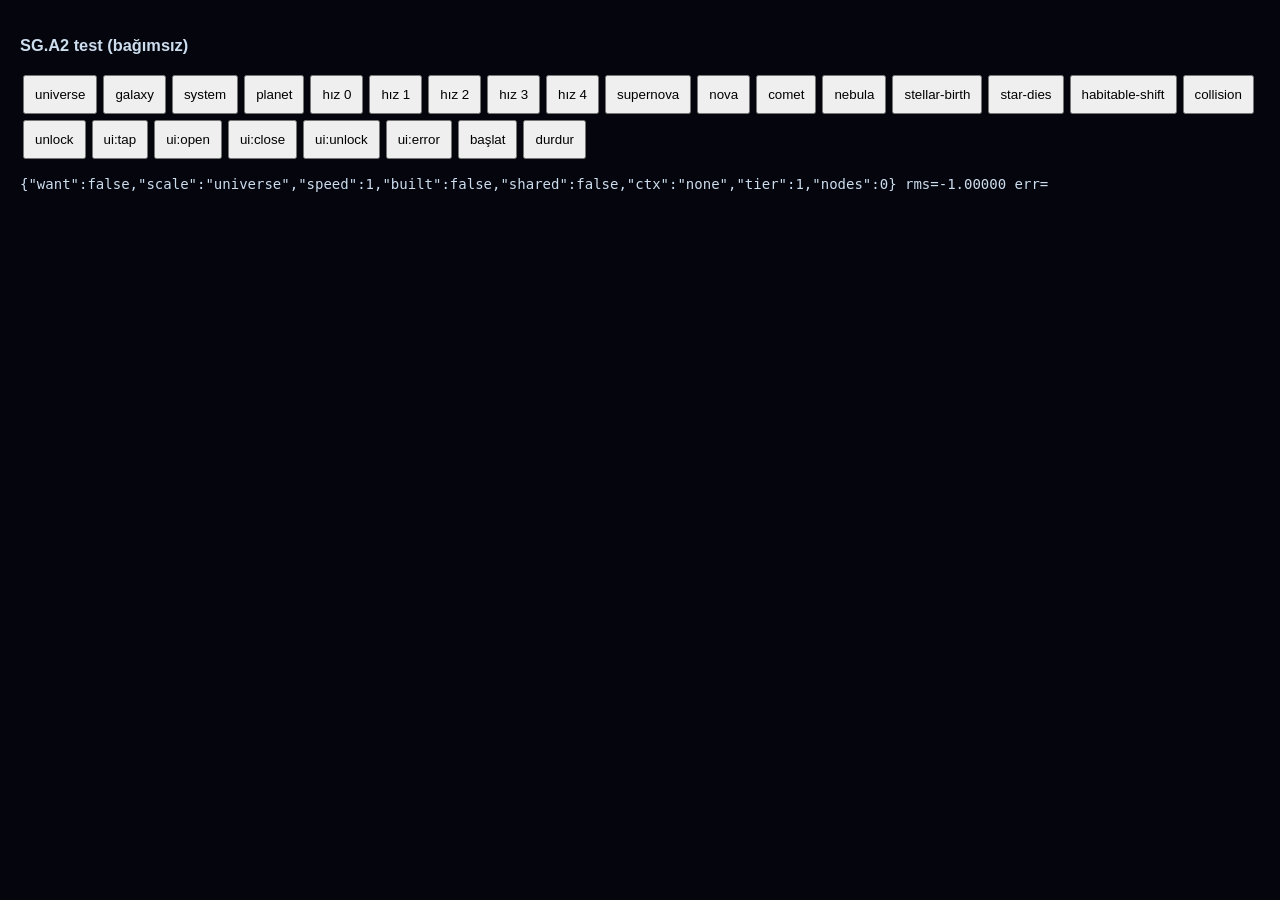
<file: game/tests/a2-test.html>
<!DOCTYPE html><meta charset="utf-8"><title>A2 test</title>
<body style="background:#04050d;color:#cde;font:14px sans-serif;padding:12px"><h3>SG.A2 test (bağımsız)</h3><div id="b"></div><pre id="o"></pre>
<script>/* SpacEgg v1.0 — çekirdek */
(function(){
'use strict';
var SG=window.SG={ver:'1.0.0',D:{},A:{},E:{},W:{},G:{},UI:{},test:null};
var mem={};
SG.log={list:[],err:function(where,e){var m=where+': '+(e&&e.message?e.message:e);SG.log.list.push(m);if(SG.log.list.length>200)SG.log.list.shift();try{console.error('[SG]',m);}catch(_){}} };
window.addEventListener('error',function(ev){SG.log.err('window',ev.error||ev.message);});
window.addEventListener('unhandledrejection',function(ev){SG.log.err('promise',ev.reason);});
SG.RM=false;
try{var mq=window.matchMedia('(prefers-reduced-motion: reduce)');SG.RM=!!mq.matches;mq.addEventListener&&mq.addEventListener('change',function(e){SG.RM=!!e.matches;});}catch(e){}
SG.clamp=function(v,a,b){return v<a?a:v>b?b:v;};
SG.lerp=function(a,b,t){return a+(b-a)*t;};
SG.hash=function(s){s=String(s);var h=2166136261>>>0;for(var i=0;i<s.length;i++){h^=s.charCodeAt(i);h=Math.imul(h,16777619)>>>0;}return h>>>0;};
SG.rng=function(seed){var a=(typeof seed==='number'?seed:SG.hash(seed))>>>0;return function(){a|=0;a=a+0x6D2B79F5|0;var t=Math.imul(a^a>>>15,1|a);t=t+Math.imul(t^t>>>7,61|t)^t;return((t^t>>>14)>>>0)/4294967296;};};
SG.pick=function(arr,r){r=r||Math.random;return arr[Math.floor(r()*arr.length)];};
var uidN=0;SG.uid=function(){uidN++;return Date.now().toString(36)+uidN.toString(36)+Math.floor(Math.random()*1e6).toString(36);};
SG.$=function(sel,root){return(root||document).querySelector(sel);};
SG.$$=function(sel,root){return Array.prototype.slice.call((root||document).querySelectorAll(sel));};
SG.h=function(tag,attrs){
  var el=document.createElement(tag);
  if(attrs){for(var k in attrs){if(!Object.prototype.hasOwnProperty.call(attrs,k))continue;var v=attrs[k];if(v==null||v===false)continue;
    if(k==='class')el.className=v;else if(k==='text')el.textContent=v;
    else if(k==='style'&&typeof v==='object'){for(var s in v)el.style.setProperty(s.indexOf('-')>=0||s.indexOf('--')===0?s:s.replace(/[A-Z]/g,function(m){return'-'+m.toLowerCase();}),v[s]);}
    else if(k.slice(0,2)==='on'&&typeof v==='function')el.addEventListener(k.slice(2).toLowerCase(),v);
    else el.setAttribute(k,v===true?'':v);}}
  for(var i=2;i<arguments.length;i++){var c=arguments[i];if(c==null||c===false)continue;if(Array.isArray(c)){c.forEach(function(x){if(x!=null&&x!==false)el.appendChild(x.nodeType?x:document.createTextNode(String(x)));});}else el.appendChild(c.nodeType?c:document.createTextNode(String(c)));}
  return el;
};
SG.fmt={
  int:function(n){n=Math.round(n);return String(n).replace(/\B(?=(\d{3})+(?!\d))/g,'.');},
  num:function(n){var a=Math.abs(n);if(a<1000)return String(Math.round(n*10)/10).replace('.',',');
    if(a<1e6)return(Math.round(n/100)/10+'').replace('.',',')+' bin';
    if(a<1e9)return(Math.round(n/1e5)/10+'').replace('.',',')+' milyon';
    if(a<1e12)return(Math.round(n/1e8)/10+'').replace('.',',')+' milyar';
    return(Math.round(n/1e11)/10+'').replace('.',',')+' trilyon';},
  dur:function(s){s=Math.max(0,Math.round(s));var d=Math.floor(s/86400),h=Math.floor(s%86400/3600),m=Math.floor(s%3600/60),x=s%60;
    if(d)return d+' g '+h+' sa';if(h)return h+' sa '+m+' dk';if(m)return m+' dk '+(x?x+' sn':'');return x+' sn';},
  ago:function(ms){return SG.fmt.dur(ms/1000)+' önce';}
};
SG.store={
  _p:'sg1_',
  get:function(k,d){try{var v=localStorage.getItem(SG.store._p+k);if(v==null)return k in mem?mem[k]:d;return JSON.parse(v);}catch(e){return k in mem?mem[k]:d;}},
  set:function(k,v){mem[k]=v;try{localStorage.setItem(SG.store._p+k,JSON.stringify(v));return true;}catch(e){return false;}},
  del:function(k){delete mem[k];try{localStorage.removeItem(SG.store._p+k);}catch(e){}}
};
var L={};
SG.bus={
  on:function(ev,fn){(L[ev]=L[ev]||[]).push(fn);return function(){SG.bus.off(ev,fn);};},
  off:function(ev,fn){var a=L[ev];if(!a)return;var i=a.indexOf(fn);if(i>=0)a.splice(i,1);},
  once:function(ev,fn){var off=SG.bus.on(ev,function(d){off();fn(d);});return off;},
  emit:function(ev,d){var a=L[ev];if(!a)return;a.slice().forEach(function(f){try{f(d);}catch(e){SG.log.err('bus:'+ev,e);}});}
};
var tasks={},order=[],last=0,running=false,T0=0;
function frame(ts){
  if(!running)return;
  if(document.hidden){last=0;requestAnimationFrame(frame);return;}
  if(!last)last=ts;var dt=Math.min(0.1,(ts-last)/1000);last=ts;if(dt<=0){requestAnimationFrame(frame);return;}
  if(!T0)T0=ts;var t=(ts-T0)/1000;
  for(var i=0;i<order.length;i++){var f=tasks[order[i]];if(f){try{f(dt,t);}catch(e){SG.log.err('loop:'+order[i],e);}}}
  requestAnimationFrame(frame);
}
SG.loop={
  add:function(name,fn){if(!tasks[name])order.push(name);tasks[name]=fn;if(!running){running=true;last=0;requestAnimationFrame(frame);}},
  remove:function(name){delete tasks[name];var i=order.indexOf(name);if(i>=0)order.splice(i,1);}
};
SG.now=function(){return Date.now();};
var views={},cur=null,curName='',ROUTES=['login','hub','egg','world','galaxy','shop','missions','story','settings'];
SG.view=function(name,def){views[name]=def;};
SG.routes=ROUTES;
SG.current=function(){return curName;};
function render(name,params){
  if(ROUTES.indexOf(name)<0)name='login';
  var root=document.getElementById('app');
  if(cur&&cur.unmount){try{cur.unmount();}catch(e){SG.log.err('unmount',e);}}
  root.textContent='';curName=name;cur=views[name]||null;
  root.setAttribute('data-view',name);
  if(cur&&cur.mount){try{cur.mount(root,params||{});}catch(e){SG.log.err('mount:'+name,e);}}
  SG.bus.emit('view',{name:name,params:params});
}
SG.go=function(name,params){
  SG._params=params||{};
  var h='#/'+name;
  if(location.hash===h){render(name,SG._params);return;}
  location.hash=h;
};
window.addEventListener('hashchange',function(){
  var m=/^#\/([a-z]+)/.exec(location.hash);var n=m?m[1]:'login';
  var u0=null;try{u0=SG.G&&SG.G.user&&SG.G.user();}catch(e){}
  if(!u0&&n!=='login'){history.replaceState(null,'','#/login');n='login';}
  if(n===curName&&!SG._params)return;
  var p=SG._params;SG._params=null;render(n,p);
});
SG.start=function(){
  var m=/^#\/([a-z]+)/.exec(location.hash);var n=m?m[1]:'login';
  var guard=SG.guard?SG.guard(n):n;
  if(guard!==n){history.replaceState(null,'','#/'+guard);n=guard;}
  render(n,{});
};
})();
</script><script>/* SpacEgg v1.0 — ses motoru (saf WebAudio, harici dosya yok) */
(function(){
'use strict';
var SG=window.SG,A=SG.A;
var R_=Math.random,RATE=1;
/*CAL*/var CAL={"ui_tap":1.027,"ui_menu":1.148,"ui_back":1.149,"ui_tab":1.224,"ui_ok":1.003,"ui_err":1.044,"ui_toggle":1.123,"coin":1.37,"coin_big":1.239,"notify":1.089,"levelup":0.903,"plvlup":0.882,"mission":1.049,"badge":0.641,"egg_tap":1.158,"egg_crack":1.337,"egg_hatch":1.11,"planet_touch":1.285,"quake":0.829,"impact":0.433,"explosion":0.435,"volcano":0.803,"rain":2.053,"storm":0.871,"wind":3.153,"thunder":1.316,"ice":1.729,"fire":1.961,"flood":1.104,"life_human":2.294,"life_animal":1.348,"life_bird":2.493,"life_sea":0.9,"life_insect":6,"crowd":2.984,"city":1.688,"machine":1.366,"chem":2.379,"lab":1.374,"mine":0.578,"drill":1.273,"cargo":0.769,"ship_launch":1.5,"ship_arrive":1.131,"trade":1.5,"attack_launch":0.638,"hit":0.616,"shield_up":0.999,"shield_hit":0.865,"warp":1.007,"satellite_launch":1.986,"satellite_link":1.471,"signal":1.449,"blackhole":0.576,"supernova":0.386,"creation":1.04,"seed_grow":1.294,"tech_unlock":1.265,"war_horn":1.61,"peace":0.946,"choice_good":1.393,"choice_bad":1.688};/*END*/
/*MCAL*/var MCAL={"yanki":1.625,"sessiz":1.6,"merkez":1.954,"dukkan":1.943,"galaksi":1.577,"sav-ates":1.925,"sav-davul":1.837,"sav-zafer":1.92,"med-tarla":1.926,"med-sehir":1.933,"med-isik":1.766,"loj-yol":1.929,"loj-maden":1.667,"loj-yildiz":1.895,"yik-golge":1.733,"yik-kor":1.536,"yik-bosluk":1.593,"yar-tohum":1.803,"yar-isik":1.794,"yar-sonsuz":1.963};/*END*/
var PEAK_T=0.30;
/* ---------- yardımcılar ---------- */
var CC=new WeakMap();
function cache(c){var k=CC.get(c);if(!k){k={};CC.set(c,k);}return k;}
function noiseBuf(c,brown){
  var k=cache(c),n=brown?'b':'w';if(k[n])return k[n];
  var len=Math.floor(c.sampleRate*3.2),b=c.createBuffer(1,len,c.sampleRate),d=b.getChannelData(0),r=SG.rng(brown?7:3),last=0;
  for(var i=0;i<len;i++){var w=r()*2-1;if(brown){last=(last+0.02*w)/1.02;d[i]=last*3.5;}else d[i]=w;}
  k[n]=b;return b;
}
function env(p,t,att,dur,v,rel){
  if(att>=dur)att=dur*0.4;
  p.setValueAtTime(0,t);p.linearRampToValueAtTime(v,t+att);
  if(rel){var r=Math.min(rel,dur-att);p.linearRampToValueAtTime(v,t+dur-r);p.linearRampToValueAtTime(0,t+dur);}
  else{p.exponentialRampToValueAtTime(Math.max(1e-4,v*0.001),t+dur);p.linearRampToValueAtTime(0,t+dur+0.02);}
}
function tone(c,out,rev,t,p){
  var o=c.createOscillator();o.type=p.type||'sine';
  var f=(p.f||440)*RATE;o.frequency.setValueAtTime(f,t);
  if(p.f2)o.frequency.exponentialRampToValueAtTime(Math.max(20,p.f2*RATE),t+(p.glide||p.dur));
  if(p.det)o.detune.value=p.det;
  var g=c.createGain(),dur=p.dur,v=p.vol==null?0.3:p.vol;
  env(g.gain,t,p.att==null?0.008:p.att,dur,v,p.rel);
  var n=o;
  if(p.lp){var fl=c.createBiquadFilter();fl.type='lowpass';fl.frequency.value=p.lp;fl.Q.value=p.q||0.5;o.connect(fl);n=fl;}
  if(p.vib){var lf=c.createOscillator(),lg=c.createGain();lf.frequency.value=p.vib[0];lg.gain.value=f*p.vib[1];lf.connect(lg);lg.connect(o.frequency);lf.start(t);lf.stop(t+dur+0.05);}
  n.connect(g);var e=g;
  if(p.pan&&c.createStereoPanner){var sp=c.createStereoPanner();sp.pan.value=p.pan;g.connect(sp);e=sp;}
  e.connect(out);
  if(p.send){var s=c.createGain();s.gain.value=p.send;e.connect(s);s.connect(rev);}
  o.start(t);o.stop(t+dur+0.04);
}
function noise(c,out,rev,t,p){
  var s=c.createBufferSource();s.buffer=noiseBuf(c,p.brown);
  var fl=c.createBiquadFilter();fl.type=p.type||'lowpass';fl.frequency.setValueAtTime(p.f||1000,t);
  if(p.f2)fl.frequency.exponentialRampToValueAtTime(p.f2,t+p.dur);
  fl.Q.value=p.q||0.7;
  var g=c.createGain();env(g.gain,t,p.att==null?0.01:p.att,p.dur,p.vol==null?0.3:p.vol,p.rel);
  var n=fl;s.connect(fl);
  if(p.am){var a=c.createGain(),l=c.createOscillator(),lg=c.createGain();a.gain.value=1-p.am[1];l.frequency.value=p.am[0];lg.gain.value=p.am[1];l.connect(lg);lg.connect(a.gain);fl.connect(a);n=a;l.start(t);l.stop(t+p.dur+0.05);}
  n.connect(g);g.connect(out);
  if(p.send){var sd=c.createGain();sd.gain.value=p.send;g.connect(sd);sd.connect(rev);}
  s.start(t,R_()*0.4);s.stop(t+p.dur+0.04);
}
function bell(c,o,v,t,f,dur,vol,send){
  var sd=send==null?0.35:send;
  tone(c,o,v,t,{f:f,dur:dur,vol:vol,send:sd,att:0.004});
  tone(c,o,v,t,{f:f*2.76,dur:dur*0.45,vol:vol*0.28,att:0.003,send:sd*0.5});
  tone(c,o,v,t,{f:f*5.4,dur:dur*0.2,vol:vol*0.08,att:0.002});
}
function sparkle(c,o,v,t,n,span,vol){for(var i=0;i<n;i++)tone(c,o,v,t+R_()*span,{f:2000+R_()*3500,dur:0.12+R_()*0.15,vol:vol,send:0.5,att:0.003});}
function bubbles(c,o,v,t,n,span,vol,lo,hi){for(var i=0;i<n;i++){var f=lo+R_()*(hi-lo);tone(c,o,v,t+R_()*span,{f:f,f2:f*(1.4+R_()*0.8),dur:0.05+R_()*0.06,vol:vol,att:0.004,send:0.25});}}
var VOW={a:[800,1150,2800],o:[450,800,2830],u:[350,600,2700],e:[400,1600,2700],i:[270,2140,2950]};
function voice(c,o,v,t,f0,dur,vol,v1,v2){
  var s=c.createOscillator();s.type='sawtooth';s.frequency.setValueAtTime(f0*RATE,t);
  var l=c.createOscillator(),lg=c.createGain();l.frequency.value=5.2;lg.gain.value=f0*0.012;l.connect(lg);lg.connect(s.frequency);
  var g=c.createGain();env(g.gain,t,Math.min(0.3,dur*0.3),dur,vol,Math.min(0.5,dur*0.35));
  var a=VOW[v1],b=VOW[v2||v1],amp=[1,0.55,0.25];
  for(var i=0;i<3;i++){var f=c.createBiquadFilter();f.type='bandpass';f.Q.value=7+i*2;f.frequency.setValueAtTime(a[i],t);f.frequency.linearRampToValueAtTime(b[i],t+dur);var ga=c.createGain();ga.gain.value=amp[i];s.connect(f);f.connect(ga);ga.connect(g);}
  g.connect(o);var sd=c.createGain();sd.gain.value=0.6;g.connect(sd);sd.connect(v);
  s.start(t);s.stop(t+dur+0.04);l.start(t);l.stop(t+dur+0.04);
}
function call(c,o,v,t,pts,dur,vol,type){
  var os=c.createOscillator();os.type=type||'triangle';
  os.frequency.setValueAtTime(pts[0][1]*RATE,t);
  for(var i=1;i<pts.length;i++)os.frequency.linearRampToValueAtTime(pts[i][1]*RATE,t+pts[i][0]*dur);
  var fl=c.createBiquadFilter();fl.type='lowpass';fl.frequency.value=2600;
  var g=c.createGain();env(g.gain,t,dur*0.2,dur,vol,dur*0.5);
  os.connect(fl);fl.connect(g);g.connect(o);var sd=c.createGain();sd.gain.value=0.35;g.connect(sd);sd.connect(v);
  os.start(t);os.stop(t+dur+0.04);
}
function PF(i){var oc=Math.floor(i/5),s=[0,2,4,7,9][((i%5)+5)%5]+12*oc;return 261.63*Math.pow(2,s/12);}
/* ---------- ses tarifleri: f(c,out,rev,t,x) -> bildirilen süre ---------- */
var R={};
R.ui_tap=function(c,o,v,t){tone(c,o,v,t,{f:PF(7),dur:0.09,vol:0.22,send:0.15});return 0.1;};
R.ui_menu=function(c,o,v,t){tone(c,o,v,t,{f:PF(5),dur:0.12,vol:0.2,type:'triangle',lp:3000,send:0.2});tone(c,o,v,t+0.06,{f:PF(7),dur:0.14,vol:0.2,type:'triangle',lp:3000,send:0.2});return 0.22;};
R.ui_back=function(c,o,v,t){tone(c,o,v,t,{f:PF(7),dur:0.12,vol:0.2,type:'triangle',lp:3000,send:0.2});tone(c,o,v,t+0.06,{f:PF(5),dur:0.14,vol:0.2,type:'triangle',lp:3000,send:0.2});return 0.22;};
R.ui_tab=function(c,o,v,t){tone(c,o,v,t,{f:PF(8),dur:0.12,vol:0.18,send:0.12});return 0.14;};
R.ui_ok=function(c,o,v,t){tone(c,o,v,t,{f:PF(5),dur:0.18,vol:0.22,send:0.3});tone(c,o,v,t+0.09,{f:PF(8),dur:0.28,vol:0.22,send:0.3});return 0.4;};
R.ui_err=function(c,o,v,t){tone(c,o,v,t,{f:233,f2:200,dur:0.2,vol:0.22,type:'triangle',lp:900,send:0.1});tone(c,o,v,t+0.12,{f:196,f2:165,dur:0.22,vol:0.22,type:'triangle',lp:900,send:0.1});return 0.38;};
R.ui_toggle=function(c,o,v,t){tone(c,o,v,t,{f:520,f2:740,glide:0.08,dur:0.1,vol:0.2,send:0.1});return 0.12;};
R.coin=function(c,o,v,t){tone(c,o,v,t,{f:PF(10),dur:0.09,vol:0.2,send:0.2});tone(c,o,v,t+0.07,{f:PF(12),dur:0.3,vol:0.22,send:0.3});return 0.4;};
R.coin_big=function(c,o,v,t){var n=[10,12,13,14];for(var i=0;i<4;i++)tone(c,o,v,t+i*0.07,{f:PF(n[i]),dur:0.3,vol:0.2,send:0.3});sparkle(c,o,v,t+0.2,4,0.3,0.03);return 0.75;};
R.notify=function(c,o,v,t){bell(c,o,v,t,PF(8),0.5,0.2);bell(c,o,v,t+0.12,PF(10),0.7,0.2);return 0.85;};
R.levelup=function(c,o,v,t){var n=[5,7,8,10,12];for(var i=0;i<5;i++)bell(c,o,v,t+i*0.12,PF(n[i]),0.6,0.16);[5,7,8].forEach(function(k){tone(c,o,v,t,{f:PF(k),dur:1.3,att:0.2,rel:0.6,vol:0.05,send:0.4});});sparkle(c,o,v,t+0.5,6,0.8,0.03);return 1.5;};
R.plvlup=function(c,o,v,t){var n=[3,5,7,8,10,12,14];for(var i=0;i<7;i++)bell(c,o,v,t+i*0.1,PF(n[i]),0.55,0.15);bell(c,o,v,t+0.7,PF(15),1.0,0.18,0.5);[5,8,10].forEach(function(k){tone(c,o,v,t,{f:PF(k),dur:1.8,att:0.25,rel:0.8,vol:0.05,send:0.4});});sparkle(c,o,v,t+0.6,8,1.0,0.03);return 1.85;};
R.mission=function(c,o,v,t){var n=[5,8,10];for(var i=0;i<3;i++)bell(c,o,v,t+i*0.14,PF(n[i]),0.6,0.2);return 1.1;};
R.badge=function(c,o,v,t){[8,10,12].forEach(function(k){bell(c,o,v,t,PF(k),1.0,0.14,0.45);});sparkle(c,o,v,t+0.1,6,0.7,0.035);return 1.4;};
R.egg_tap=function(c,o,v,t){tone(c,o,v,t,{f:320,f2:200,dur:0.09,vol:0.25,send:0.1});noise(c,o,v,t,{type:'bandpass',f:1200,q:2,dur:0.04,vol:0.08});return 0.12;};
R.egg_crack=function(c,o,v,t){for(var i=0;i<6;i++)noise(c,o,v,t+R_()*0.6,{type:'highpass',f:2500,dur:0.02,vol:0.18});tone(c,o,v,t,{f:140,f2:90,dur:0.4,vol:0.15,lp:400,send:0.2});return 0.8;};
R.egg_hatch=function(c,o,v,t){noise(c,o,v,t,{type:'bandpass',f:400,f2:3000,q:1.5,att:0.8,dur:1.0,vol:0.1,send:0.3});tone(c,o,v,t,{f:PF(0),dur:1.0,att:0.7,vol:0.1,send:0.3});var n=[5,8,10,12];for(var i=0;i<4;i++)bell(c,o,v,t+0.9+i*0.13,PF(n[i]),0.9,0.16,0.5);sparkle(c,o,v,t+1.0,8,1.0,0.03);return 2.3;};
R.planet_touch=function(c,o,v,t,x){var d=[7,8,10,12];var f=PF(d[Math.floor(R_()*d.length)]);tone(c,o,v,t,{f:f,dur:0.6,vol:0.2,send:0.4,att:0.004});tone(c,o,v,t,{f:f*3.01,dur:0.2,vol:0.04,att:0.003});return 0.65;};
R.quake=function(c,o,v,t){noise(c,o,v,t,{brown:1,f:90,f2:60,q:1,att:0.3,dur:2.2,vol:0.6,am:[7,0.5]});tone(c,o,v,t,{f:42,f2:34,dur:2.2,att:0.3,vol:0.25});for(var i=0;i<5;i++)noise(c,o,v,t+0.2+R_()*1.6,{type:'bandpass',f:600,q:1,dur:0.08,vol:0.08});return 2.3;};
R.impact=function(c,o,v,t){tone(c,o,v,t,{f:160,f2:38,glide:0.35,dur:0.9,vol:0.5});noise(c,o,v,t,{type:'bandpass',f:500,f2:200,dur:0.6,vol:0.35});noise(c,o,v,t,{brown:1,f:200,dur:1.2,vol:0.4,send:0.3});return 1.4;};
R.explosion=function(c,o,v,t){noise(c,o,v,t,{f:2500,f2:180,q:0.5,dur:1.8,vol:0.4,send:0.35});tone(c,o,v,t,{f:120,f2:30,dur:1.3,vol:0.45});for(var i=0;i<6;i++)noise(c,o,v,t+0.2+R_()*1.0,{type:'highpass',f:2500,dur:0.05,vol:0.06});return 2.0;};
R.volcano=function(c,o,v,t){noise(c,o,v,t,{brown:1,f:140,q:1,att:0.5,dur:2.3,vol:0.5,am:[5,0.4]});for(var i=0;i<5;i++)noise(c,o,v,t+0.3+R_()*1.7,{type:'bandpass',f:900,q:2,dur:0.15,vol:0.12});tone(c,o,v,t,{f:55,dur:2.3,att:0.5,vol:0.2});return 2.4;};
R.rain=function(c,o,v,t){noise(c,o,v,t,{type:'highpass',f:2500,q:0.5,att:0.5,rel:0.6,dur:2.0,vol:0.12});for(var i=0;i<18;i++)tone(c,o,v,t+R_()*1.8,{f:1800+R_()*2400,dur:0.03,vol:0.04,att:0.002});return 2.1;};
R.storm=function(c,o,v,t){noise(c,o,v,t,{type:'highpass',f:2200,att:0.5,rel:0.6,dur:2.2,vol:0.14});noise(c,o,v,t,{brown:1,f:300,att:0.6,rel:0.6,dur:2.2,vol:0.35,am:[0.9,0.5]});noise(c,o,v,t+0.2,{type:'bandpass',f:400,f2:900,q:2,att:0.6,rel:0.5,dur:1.8,vol:0.15});return 2.4;};
R.wind=function(c,o,v,t){noise(c,o,v,t,{type:'bandpass',f:300,f2:900,q:3,att:0.7,rel:0.7,dur:2.2,vol:0.25});noise(c,o,v,t,{type:'bandpass',f:800,f2:400,q:3,att:0.7,rel:0.7,dur:2.2,vol:0.15});return 2.3;};
R.thunder=function(c,o,v,t){noise(c,o,v,t,{brown:1,f:260,f2:90,att:0.05,dur:2.4,vol:0.6,am:[9,0.4]});noise(c,o,v,t,{f:1200,f2:200,dur:0.8,vol:0.25});return 2.45;};
R.ice=function(c,o,v,t){for(var i=0;i<10;i++)tone(c,o,v,t+R_()*0.8,{f:2400+R_()*2800,dur:0.25,vol:0.1,send:0.5,att:0.002});noise(c,o,v,t,{type:'highpass',f:6000,dur:0.12,vol:0.05});return 1.2;};
R.fire=function(c,o,v,t){noise(c,o,v,t,{f:900,att:0.2,rel:0.4,dur:1.8,vol:0.14});for(var i=0;i<16;i++)noise(c,o,v,t+R_()*1.7,{type:'bandpass',f:1500+R_()*1500,q:1,dur:0.015+R_()*0.02,vol:0.15});return 1.9;};
R.flood=function(c,o,v,t){noise(c,o,v,t,{f:500,f2:1100,att:0.8,rel:0.6,dur:2.2,vol:0.35});bubbles(c,o,v,t+0.3,10,1.7,0.07,250,700);return 2.3;};
R.life_human=function(c,o,v,t){var f=[131,165,196],d=[0,0.12,0.25],a=[['a','o'],['u','a'],['o','u']];for(var i=0;i<3;i++)voice(c,o,v,t+d[i],f[i],1.6-d[i],0.14,a[i][0],a[i][1]);return 1.9;};
R.life_animal=function(c,o,v,t){call(c,o,v,t,[[0,400],[0.4,620],[1,380]],0.5,0.2);call(c,o,v,t+0.7,[[0,450],[0.5,700],[1,420]],0.55,0.18);return 1.3;};
R.life_bird=function(c,o,v,t){var q=[0,0.1,0.2,0.3];for(var i=0;i<4;i++)tone(c,o,v,t+q[i],{f:2600+i*150,f2:3600,dur:0.08,vol:0.12,send:0.3});for(var j=0;j<6;j++)tone(c,o,v,t+0.55+j*0.05,{f:3200+(j%2)*500,dur:0.04,vol:0.09,send:0.3});return 1.0;};
R.life_sea=function(c,o,v,t){call(c,o,v,t,[[0,180],[0.5,320],[1,140]],2.0,0.25,'sine');tone(c,o,v,t,{f:360,f2:280,dur:1.8,att:0.5,vol:0.04,send:0.4});bubbles(c,o,v,t+0.5,4,1.6,0.06,300,800);return 2.3;};
R.life_insect=function(c,o,v,t){[3800,4300].forEach(function(f,i){var s=c.createOscillator();s.type='sawtooth';s.frequency.value=f*RATE;var b=c.createBiquadFilter();b.type='bandpass';b.frequency.value=f;b.Q.value=6;var a=c.createGain();a.gain.value=0.1;var l=c.createOscillator(),lg=c.createGain();l.frequency.value=38+i*6;lg.gain.value=0.1;l.connect(lg);lg.connect(a.gain);var g=c.createGain();env(g.gain,t+i*0.15,0.1,1.0,0.12,0.3);s.connect(b);b.connect(a);a.connect(g);g.connect(o);s.start(t+i*0.15);s.stop(t+i*0.15+1.05);l.start(t+i*0.15);l.stop(t+i*0.15+1.05);});return 1.2;};
R.crowd=function(c,o,v,t){[450,800,1300,2000].forEach(function(f){noise(c,o,v,t,{type:'bandpass',f:f,q:1.2,att:0.6,rel:0.6,dur:2.2,vol:0.08,am:[2+R_()*3,0.6]});});voice(c,o,v,t+0.2,131,1.6,0.05,'a');voice(c,o,v,t+0.5,196,1.5,0.05,'o');return 2.4;};
R.city=function(c,o,v,t){[110,165,220].forEach(function(f){tone(c,o,v,t,{f:f,att:0.5,rel:0.6,dur:2.0,vol:0.05,send:0.2});});noise(c,o,v,t,{type:'bandpass',f:700,q:0.8,att:0.5,rel:0.6,dur:2.0,vol:0.05,am:[0.7,0.5]});tone(c,o,v,t+0.5,{f:PF(10),dur:0.05,vol:0.04});tone(c,o,v,t+1.3,{f:PF(10),dur:0.05,vol:0.04});return 2.1;};
R.machine=function(c,o,v,t){for(var i=0;i<8;i++){tone(c,o,v,t+i*0.14,{f:70,type:'sawtooth',dur:0.09,vol:0.2,lp:300});noise(c,o,v,t+i*0.14,{type:'bandpass',f:1800,dur:0.03,vol:0.05});}bell(c,o,v,t+1.2,520,0.3,0.12);return 1.55;};
R.chem=function(c,o,v,t){bubbles(c,o,v,t,14,1.4,0.1,300,900);noise(c,o,v,t,{type:'highpass',f:5000,att:0.3,dur:1.5,vol:0.04});return 1.6;};
R.lab=function(c,o,v,t){bell(c,o,v,t,PF(12),0.4,0.12);bell(c,o,v,t+0.2,PF(14),0.5,0.1);bubbles(c,o,v,t,6,1.0,0.08,300,900);return 1.2;};
R.mine=function(c,o,v,t){[0,0.3].forEach(function(d,i){var k=i?0.6:1;tone(c,o,v,t+d,{f:110,f2:55,dur:0.25,vol:0.45*k});tone(c,o,v,t+d,{f:880,dur:0.5,type:'triangle',vol:0.1*k,send:0.3});noise(c,o,v,t+d,{type:'bandpass',f:1500,dur:0.05,vol:0.2*k});});return 1.0;};
R.drill=function(c,o,v,t){tone(c,o,v,t,{f:90,type:'sawtooth',dur:0.9,att:0.1,rel:0.2,vol:0.2,lp:500,vib:[24,0.04]});noise(c,o,v,t,{type:'bandpass',f:2000,q:2,dur:0.9,att:0.1,rel:0.2,vol:0.08,am:[26,0.8]});return 1.0;};
R.cargo=function(c,o,v,t){tone(c,o,v,t,{f:70,f2:90,dur:1.3,att:0.5,vol:0.25});noise(c,o,v,t,{f:300,dur:1.3,att:0.5,vol:0.1});tone(c,o,v,t+1.1,{f:100,f2:60,dur:0.2,vol:0.35});noise(c,o,v,t+1.1,{type:'bandpass',f:900,dur:0.04,vol:0.15});return 1.5;};
R.ship_launch=function(c,o,v,t){noise(c,o,v,t,{type:'bandpass',f:300,f2:3000,q:1,att:0.3,dur:1.6,vol:0.25});tone(c,o,v,t,{f:90,f2:500,dur:1.5,vol:0.2,lp:1500});return 1.7;};
R.ship_arrive=function(c,o,v,t){noise(c,o,v,t,{type:'bandpass',f:3000,f2:400,q:1,dur:1.4,vol:0.2});tone(c,o,v,t,{f:500,f2:110,dur:1.3,vol:0.15,lp:1500});bell(c,o,v,t+0.9,PF(8),0.6,0.15);return 1.7;};
R.trade=function(c,o,v,t){tone(c,o,v,t,{f:PF(10),dur:0.1,vol:0.2,send:0.2});tone(c,o,v,t+0.1,{f:PF(12),dur:0.12,vol:0.2,send:0.2});bell(c,o,v,t+0.22,PF(14),0.5,0.16);noise(c,o,v,t,{type:'bandpass',f:2000,dur:0.12,vol:0.04});return 0.9;};
R.attack_launch=function(c,o,v,t){noise(c,o,v,t,{type:'bandpass',f:2400,f2:400,q:1.2,dur:0.8,vol:0.28});tone(c,o,v,t,{f:440,f2:110,dur:0.7,type:'sawtooth',lp:1200,vol:0.15});tone(c,o,v,t,{f:80,dur:0.2,vol:0.3});return 0.9;};
R.hit=function(c,o,v,t){tone(c,o,v,t,{f:200,f2:60,dur:0.3,vol:0.45});noise(c,o,v,t,{type:'bandpass',f:800,dur:0.15,vol:0.3});return 0.4;};
R.shield_up=function(c,o,v,t){[7,10,12].forEach(function(k){tone(c,o,v,t,{f:PF(k),f2:PF(k)*1.5,dur:1.0,att:0.35,vol:0.1,send:0.4});});noise(c,o,v,t,{type:'highpass',f:5000,att:0.4,dur:1.0,vol:0.04});bell(c,o,v,t+0.5,PF(12),0.6,0.12);return 1.2;};
R.shield_hit=function(c,o,v,t){bell(c,o,v,t,900,0.45,0.22,0.4);tone(c,o,v,t,{f:1250,dur:0.2,vol:0.1});noise(c,o,v,t,{type:'bandpass',f:3000,dur:0.04,vol:0.1});return 0.5;};
R.warp=function(c,o,v,t){tone(c,o,v,t,{f:90,f2:1400,dur:1.3,att:0.2,vol:0.2,send:0.2});tone(c,o,v,t,{f:135,f2:2100,dur:1.3,att:0.2,vol:0.1});noise(c,o,v,t,{type:'bandpass',f:500,f2:4000,q:3,dur:1.2,vol:0.15});tone(c,o,v,t+1.2,{f:60,dur:0.3,vol:0.3});return 1.55;};
R.satellite_launch=function(c,o,v,t){noise(c,o,v,t,{type:'bandpass',f:400,f2:2500,q:1,dur:0.8,vol:0.2});[10,12,14].forEach(function(k,i){tone(c,o,v,t+0.8+i*0.1,{f:PF(k),dur:0.06,vol:0.15,send:0.3});});return 1.2;};
R.satellite_link=function(c,o,v,t){tone(c,o,v,t,{f:PF(10),dur:0.1,vol:0.18,send:0.5});tone(c,o,v,t+0.15,{f:PF(10),dur:0.1,vol:0.18,send:0.5});tone(c,o,v,t+0.3,{f:PF(14),dur:0.3,vol:0.2,send:0.5});return 0.7;};
R.signal=function(c,o,v,t){[0,0.18,0.36].forEach(function(d){tone(c,o,v,t+d,{f:1100,dur:0.08,vol:0.2,send:0.3});});tone(c,o,v,t+0.55,{f:1400,dur:0.3,vol:0.12,send:0.6});return 0.95;};
R.blackhole=function(c,o,v,t){tone(c,o,v,t,{f:90,f2:28,att:0.4,dur:2.3,vol:0.4});noise(c,o,v,t,{brown:1,f:160,f2:50,att:0.6,dur:2.3,vol:0.5});tone(c,o,v,t,{f:2000,f2:300,dur:1.6,vol:0.05,send:0.4});return 2.4;};
R.supernova=function(c,o,v,t){noise(c,o,v,t,{type:'bandpass',f:300,f2:6000,q:1,att:1.0,dur:1.4,vol:0.2});tone(c,o,v,t+1.1,{f:100,f2:30,dur:1.2,vol:0.5});noise(c,o,v,t+1.1,{f:3000,f2:200,dur:1.2,vol:0.35,send:0.3});[5,8,12].forEach(function(k){bell(c,o,v,t+1.15,PF(k),1.2,0.08,0.5);});return 2.4;};
R.creation=function(c,o,v,t){[0,2,4].forEach(function(k){tone(c,o,v,t,{f:PF(k),att:0.8,rel:0.8,dur:2.2,vol:0.07,send:0.4});});for(var i=0;i<8;i++)bell(c,o,v,t+0.3+i*0.2,PF(5+i),0.5,0.1,0.5);sparkle(c,o,v,t+0.4,8,1.6,0.03);return 2.4;};
R.seed_grow=function(c,o,v,t){[2,4,5,7,8].forEach(function(k,i){tone(c,o,v,t+i*0.12,{f:PF(k),type:'triangle',dur:0.25,vol:0.2,lp:2500,send:0.2});tone(c,o,v,t+i*0.12,{f:PF(k)*4,dur:0.06,vol:0.04});});return 1.0;};
R.tech_unlock=function(c,o,v,t){[7,10,14].forEach(function(k,i){bell(c,o,v,t+i*0.08,PF(k),0.6,0.14,0.4);});sparkle(c,o,v,t,5,0.4,0.03);tone(c,o,v,t,{f:2000,dur:0.1,vol:0.05});return 1.2;};
R.war_horn=function(c,o,v,t){[98,98.6].forEach(function(f){tone(c,o,v,t,{f:f,f2:f*1.12,glide:1.2,type:'sawtooth',lp:700,att:0.4,rel:0.5,dur:1.5,vol:0.1,send:0.3});});tone(c,o,v,t,{f:147,type:'sawtooth',lp:700,att:0.4,rel:0.5,dur:1.5,vol:0.05});return 1.6;};
R.peace=function(c,o,v,t){[5,7,10].forEach(function(k){tone(c,o,v,t,{f:PF(k),att:0.5,rel:0.8,dur:1.8,vol:0.09,send:0.4});});bell(c,o,v,t+0.5,PF(12),0.9,0.1,0.5);return 1.9;};
R.choice_good=function(c,o,v,t){tone(c,o,v,t,{f:PF(7),dur:0.3,vol:0.2,send:0.3});tone(c,o,v,t+0.1,{f:PF(10),dur:0.35,vol:0.2,send:0.3});return 0.6;};
R.choice_bad=function(c,o,v,t){tone(c,o,v,t,{f:PF(2),type:'triangle',lp:800,dur:0.3,vol:0.18,send:0.2});tone(c,o,v,t+0.12,{f:PF(0),type:'triangle',lp:800,dur:0.3,vol:0.18,send:0.2});return 0.6;};
A.IDS=('ui_tap ui_menu ui_back ui_tab ui_ok ui_err ui_toggle coin coin_big notify levelup plvlup mission badge egg_tap egg_crack egg_hatch planet_touch quake impact explosion volcano rain storm wind thunder ice fire flood life_human life_animal life_bird life_sea life_insect crowd city machine chem lab mine drill cargo ship_launch ship_arrive trade attack_launch hit shield_up shield_hit warp satellite_launch satellite_link signal blackhole supernova creation seed_grow tech_unlock war_horn peace choice_good choice_bad').split(' ');
A._R=R;
/* ---------- yankı ---------- */
function createRev(c,dest,wet){
  var len=Math.floor(c.sampleRate*1.3),ir=c.createBuffer(2,len,c.sampleRate),r=SG.rng(11);
  for(var ch=0;ch<2;ch++){var d=ir.getChannelData(ch),y=0;for(var i=0;i<len;i++){var x=(r()*2-1)*Math.exp(-i/c.sampleRate*5.2);y+=0.45*(x-y);d[i]=y;}}
  var cv=c.createConvolver();cv.buffer=ir;var inp=c.createGain(),w=c.createGain();w.gain.value=wet==null?0.5:wet;
  inp.connect(cv);cv.connect(w);w.connect(dest);return inp;
}
/* ---------- müzik üreteci ---------- */
var SCALES={pent:[0,2,4,7,9],mpent:[0,3,5,7,10],dor:[0,2,3,5,7,9,10],lyd:[0,2,4,6,7,9,11],aeo:[0,2,3,5,7,8,10],phr:[0,1,3,5,7,8,10],mix:[0,2,4,5,7,9,10],whole:[0,2,4,6,8,10]};
var P=[
 {id:'yanki',name:'Yankı',ctx:'login',root:57,scale:'dor',prog:[0,5,3,4],bpm:54,wave:'triangle',lp:1400,div:1,aprob:0.5,bell:0.35,drone:1},
 {id:'sessiz',name:'Sessiz Kapı',ctx:'login',root:55,scale:'mpent',prog:[0,3,0,4],bpm:50,wave:'sine',lp:1200,div:0.5,aprob:0.6,bell:0.4,drone:1},
 {id:'merkez',name:'Merkez Üs',ctx:'hub',root:62,scale:'lyd',prog:[0,4,5,3],bpm:62,wave:'triangle',lp:1800,div:1,aprob:0.55,bell:0.3},
 {id:'dukkan',name:'Yıldız Pazarı',ctx:'shop',root:55,scale:'mix',prog:[0,3,4,0],bpm:78,wave:'triangle',lp:2200,div:2,aprob:0.4,bell:0.25},
 {id:'galaksi',name:'Galaksi Rüzgârı',ctx:'galaxy',root:52,scale:'lyd',prog:[0,2,4,2],bpm:50,wave:'sine',lp:1500,div:0.5,aprob:0.5,bell:0.4,bed:0.05,drone:1},
 {id:'sav-ates',name:'Ateş Çizgisi',type:'sav',root:50,scale:'phr',prog:[0,1,0,4],bpm:84,wave:'sawtooth',lp:900,div:1,aprob:0.45,bell:0.1,bass:'walk',perc:1},
 {id:'sav-davul',name:'Sessiz Davul',type:'sav',root:57,scale:'aeo',prog:[0,5,3,6],bpm:92,wave:'triangle',lp:1100,div:1,aprob:0.35,bell:0.12,bass:'walk',perc:1},
 {id:'sav-zafer',name:'Zafer Eşiği',type:'sav',root:48,scale:'mix',prog:[0,4,5,3],bpm:88,wave:'sawtooth',lp:1000,div:1,aprob:0.4,bell:0.2,bass:'walk',perc:1},
 {id:'med-tarla',name:'Altın Tarla',type:'med',root:55,scale:'pent',prog:[0,3,4,0],bpm:66,wave:'triangle',lp:1800,div:1,aprob:0.5,bell:0.3},
 {id:'med-sehir',name:'Işık Şehri',type:'med',root:60,scale:'lyd',prog:[0,4,3,5],bpm:72,wave:'triangle',lp:2000,div:1,aprob:0.55,bell:0.35},
 {id:'med-isik',name:'Ortak Işık',type:'med',root:53,scale:'pent',prog:[0,2,3,4],bpm:70,wave:'sine',lp:2200,div:1,aprob:0.45,bell:0.5},
 {id:'loj-yol',name:'Kervan Yolu',type:'loj',root:52,scale:'dor',prog:[0,3,4,3],bpm:76,wave:'triangle',lp:1600,div:2,aprob:0.4,bell:0.15,bass:1,perc:2},
 {id:'loj-maden',name:'Derin Damar',type:'loj',root:47,scale:'aeo',prog:[0,5,4,5],bpm:68,wave:'triangle',lp:900,div:1,aprob:0.3,bell:0.2,drone:1,bass:1},
 {id:'loj-yildiz',name:'Yıldız Hattı',type:'loj',root:57,scale:'mix',prog:[0,4,3,4],bpm:80,wave:'triangle',lp:1800,div:2,aprob:0.4,bell:0.2,bass:1,perc:2},
 {id:'yik-golge',name:'Gölge Sınırı',type:'yik',root:42,scale:'phr',prog:[0,1,0,5],bpm:56,wave:'sawtooth',lp:700,div:0.5,aprob:0.4,bell:0.15,drone:1},
 {id:'yik-kor',name:'Kor Sessizlik',type:'yik',root:48,scale:'aeo',prog:[0,6,5,6],bpm:48,wave:'sine',lp:800,div:0.5,aprob:0.5,bell:0.3,drone:1},
 {id:'yik-bosluk',name:'Boşluğun Kenarı',type:'yik',root:50,scale:'whole',prog:[0,2,4,1],bpm:52,wave:'triangle',lp:1000,div:0.5,aprob:0.45,bell:0.3,drone:1,bed:0.04},
 {id:'yar-tohum',name:'İlk Tohum',type:'yar',root:62,scale:'pent',prog:[0,2,3,4],bpm:64,wave:'sine',lp:2000,div:1,aprob:0.55,bell:0.4},
 {id:'yar-isik',name:'Doğan Işık',type:'yar',root:57,scale:'lyd',prog:[0,4,5,2],bpm:60,wave:'sine',lp:2200,div:1,aprob:0.5,bell:0.45},
 {id:'yar-sonsuz',name:'Sonsuz Bahçe',type:'yar',root:64,scale:'pent',prog:[0,3,2,4],bpm:58,wave:'triangle',lp:2400,div:1,aprob:0.55,bell:0.5}
];
var SHIFT={sav:0,med:2,loj:5,yik:-3,yar:7};
function scheduleBar(c,dest,rev,t,bi,Pr,era,shift,rng){
  era=SG.clamp(era|0,0,8);
  var beat=60/(Pr.bpm*(1+era*0.012)),bar=beat*4,sc=SCALES[Pr.scale],n=sc.length,rootM=Pr.root+shift;
  var deg=Pr.prog[bi%Pr.prog.length];
  function mid(d,oc){var o=Math.floor(d/n);return rootM+sc[((d%n)+n)%n]+12*(o+(oc||0));}
  function hz(m){return 440*Math.pow(2,(m-69)/12);}
  var tn=[mid(deg),mid(deg+2),mid(deg+4)],lpv=Pr.lp*(1+era*0.1),k,i;
  var pa=Math.min(1.6,bar*0.4);
  for(k=0;k<3;k++){[-7,7].forEach(function(dt){tone(c,dest,rev,t,{f:hz(tn[k]),type:Pr.wave,det:dt,lp:lpv,dur:bar+1.0,att:pa,rel:1.0,vol:0.035,send:0.3});});}
  if(era>=3)tone(c,dest,rev,t,{f:hz(tn[0]+12),dur:bar+0.8,att:pa,rel:0.8,vol:0.02,send:0.4});
  if(era>=2||Pr.bass){
    tone(c,dest,rev,t,{f:hz(tn[0]-12),dur:bar*0.96,att:0.05,rel:0.3,vol:0.09});
    if(Pr.bass==='walk'){tone(c,dest,rev,t+beat,{f:hz(tn[2]-12),dur:beat*0.9,att:0.03,rel:0.2,vol:0.06});tone(c,dest,rev,t+2*beat,{f:hz(tn[1]-12),dur:beat*0.9,att:0.03,rel:0.2,vol:0.06});}
  }
  if(Pr.drone)tone(c,dest,rev,t,{f:hz(rootM-24),dur:bar+1.5,att:1.2,rel:1.2,vol:0.07});
  var div=Pr.div*(era>=5?2:1),steps=Math.max(1,Math.round(4*div)),prob=Pr.aprob*(0.35+0.65*Math.min(1,era/4)),pat=[0,1,2,1];
  for(i=0;i<steps;i++){if(rng()<prob){var ix=pat[i%4]%3,m=tn[ix]+12*(1+(rng()<0.25?1:0)),sd=beat/div;tone(c,dest,rev,t+i*sd,{f:hz(m),type:'triangle',dur:Math.min(0.9,sd*2.6),att:0.006,vol:0.06,send:0.35,lp:lpv*1.6});}}
  for(i=0;i<4;i++){if(rng()<Pr.bell*(0.5+era/12)){bell(c,dest,rev,t+i*beat,hz(mid(deg+Math.floor(rng()*5),2)),1.4,0.035,0.6);}}
  if(Pr.perc===1){
    if(era>=1){tone(c,dest,rev,t,{f:100,f2:48,dur:0.22,vol:0.11,lp:300});tone(c,dest,rev,t+2*beat,{f:100,f2:48,dur:0.22,vol:0.09,lp:300});}
    if(era>=2)for(i=0;i<4;i++)noise(c,dest,rev,t+i*beat+beat/2,{type:'bandpass',f:3500,dur:0.03,vol:0.025});
  }else if(Pr.perc===2){for(i=0;i<4;i++)tone(c,dest,rev,t+i*beat,{f:60,dur:0.2,vol:0.06,lp:200});}
  if(Pr.bed)noise(c,dest,rev,t,{type:'bandpass',f:500,f2:700,q:2,dur:bar+0.8,att:0.8,rel:0.8,vol:Pr.bed});
  if(era>=7)tone(c,dest,rev,t,{f:hz(tn[1]+24),dur:bar,att:1,rel:1,vol:0.018,send:0.7});
  return bar;
}
function pickPreset(ctxName,type,era){
  if(ctxName==='login')return SG.pick([0,1],Math.random);
  if(ctxName==='hub')return 2;
  if(ctxName==='shop')return 3;
  if(ctxName==='galaxy')return 4;
  var idx=[];P.forEach(function(p,i){if(p.type===type)idx.push(i);});
  if(!idx.length)return 2;
  return idx[Math.min(idx.length-1,Math.floor(SG.clamp(era,0,8)/3))];
}
A.music={presets:P};
/* ---------- canlı motor ---------- */
var S={ctx:null,master:null,comp:null,fxBus:null,musicBus:null,duck:null,fxRev:null,musRev:null,
  unlocked:false,paused:false,muted:false,vol:{master:1,music:0.26,fx:0.8},wantCtx:null,type:null,era:0,cur:null,played:0,skipped:0,lastGesture:0};
var saved=SG.store.get('audio',null);
if(saved){if(saved.vol)for(var kk in saved.vol)if(typeof saved.vol[kk]==='number')S.vol[kk]=SG.clamp(saved.vol[kk],0,1);S.muted=!!saved.muted;}
function persist(){SG.store.set('audio',{vol:S.vol,muted:S.muted});}
function ensure(){
  if(S.ctx)return S.ctx;
  var AC=window.AudioContext||window.webkitAudioContext;if(!AC)return null;
  var c;try{c=new AC({latencyHint:'interactive'});}catch(e){SG.log.err('audio',e);return null;}
  S.ctx=c;S.born=Date.now();S.badSince=0;
  S.master=c.createGain();S.master.gain.value=S.muted?0:S.vol.master;
  S.comp=c.createDynamicsCompressor();S.comp.threshold.value=-14;S.comp.knee.value=12;S.comp.ratio.value=6;S.comp.attack.value=0.003;S.comp.release.value=0.2;
  S.master.connect(S.comp);S.comp.connect(c.destination);
  S.fxBus=c.createGain();S.fxBus.gain.value=S.vol.fx;S.fxBus.connect(S.master);
  S.musicBus=c.createGain();S.musicBus.gain.value=S.vol.music;S.musicBus.connect(S.master);
  S.duck=c.createGain();S.duck.gain.value=1;S.duck.connect(S.musicBus);
  S.fxRev=createRev(c,S.fxBus,0.5);S.musRev=createRev(c,S.duck,0.7);
  return c;
}
function tryResume(){
  var c=S.ctx;if(!c||c.state==='running')return;
  try{var pr=c.resume();if(pr&&pr.catch)pr.catch(function(){});}catch(e){}
}
A.unlock=function(){
  var c=ensure();if(!c)return false;
  S.lastGesture=Date.now();
  tryResume();
  if(!S.unlocked){
    try{var b=c.createBuffer(1,1,22050),s=c.createBufferSource();s.buffer=b;s.connect(c.destination);s.start(0);}catch(e){}
    S.unlocked=true;
    if(S.wantCtx&&!S.cur)startTrack(true);
  }
  return true;
};
/* ---------- duraklat / sürdür ----------
   Kural: duraklatma kilidi asla kalıcı olamaz. Dokunuş/tuş uygulamanın ön planda olduğunu kanıtlar ve her şeyi açar;
   görünürken 1,5 sn sonra (Java'dan gelen sg-pause için 6 sn sonra) bekçi de açar. */
var LIVE=[],PS={at:0,hold:false};
function isHidden(){try{return document.visibilityState==='hidden'||document.hidden===true;}catch(e){return false;}}
A.pauseAll=function(){
  S.paused=true;PS.at=Date.now();
  LIVE.forEach(function(t){try{t.pauseEls();}catch(e){}});
  if(S.ctx&&S.ctx.state==='running'){try{S.ctx.suspend();}catch(e){}}
};
A.resumeAll=function(){
  S.paused=false;PS.hold=false;
  if(S.ctx&&S.unlocked)tryResume();
  LIVE.forEach(function(t){try{t.resumeEls();}catch(e){}});
  if(S.wantCtx&&!S.cur&&S.unlocked&&S.ctx)startTrack(true);
};
A.gesture=function(){
  A.unlock();
  if(S.paused)A.resumeAll();else tryResume();
  var c=S.cur;if(c&&c.retry){try{c.retry();}catch(e){}}
};
['pointerdown','touchend','keydown','click'].forEach(function(ev){document.addEventListener(ev,function(){A.gesture();},{passive:true,capture:true});});
document.addEventListener('visibilitychange',function(){if(isHidden())A.pauseAll();else A.resumeAll();});
window.addEventListener('pagehide',function(){if(isHidden())A.pauseAll();});
window.addEventListener('pageshow',function(){if(!isHidden())A.resumeAll();});
window.addEventListener('focus',function(){if(!isHidden()&&S.paused&&!PS.hold)A.resumeAll();});
window.addEventListener('sg-pause',function(){PS.hold=true;A.pauseAll();PS.hold=true;});
window.addEventListener('sg-resume',function(){A.resumeAll();});
/* bekçi: duraklatma takılı kalmasın, ses bağlamı canlansın (1 sn) */
function rebuildCtx(){
  var old=S.ctx;if(!old)return;
  var oc=S.cur;S.cur=null;
  if(oc){try{if(oc.isFile)oc.kill();else clearInterval(oc.timer);}catch(e){}}
  try{old.close();}catch(e){}
  S.ctx=S.master=S.comp=S.fxBus=S.musicBus=S.duck=S.fxRev=S.musRev=null;S.unlocked=false;S.badSince=0;S.rebuilt=(S.rebuilt||0)+1;S.lastRebuild=Date.now();
  A.unlock();
}
setInterval(function(){
  var now=Date.now();
  if(S.paused&&!isHidden()&&now-PS.at>(PS.hold?6000:1500))A.resumeAll();
  var c=S.ctx;
  if(c&&S.unlocked&&!S.paused&&!isHidden()){
    if(c.state==='running')S.badSince=0;
    else{
      tryResume();
      if(!S.badSince)S.badSince=now;
      else if(now-S.badSince>3000&&S.lastGesture>=S.born&&now-(S.lastRebuild||0)>10000)rebuildCtx();
    }
  }
},1000);
var recent=[],lastId={},longEnds=[];
var LONGGAP={};'quake impact explosion volcano rain storm wind thunder fire flood crowd city machine blackhole supernova creation warp life_human life_animal life_bird life_sea life_insect egg_hatch levelup plvlup'.split(' ').forEach(function(k){LONGGAP[k]=1;});
var PRIO={levelup:1,plvlup:1,egg_hatch:1,badge:1,mission:1};
A.play=function(id,opts){
  opts=opts||{};var r=R[id];if(!r)return false;
  var c=S.ctx;if(!c||!S.unlocked||S.paused||S.muted||S.vol.fx<=0)return false;
  if(c.state!=='running'){tryResume();return false;}
  var now=performance.now();
  longEnds=longEnds.filter(function(x){return x>now;});
  if(!opts.force){
    var gap=LONGGAP[id]?400:(id.indexOf('ui_')===0?70:140);
    if(lastId[id]&&now-lastId[id]<gap){S.skipped++;return false;}
    recent=recent.filter(function(x){return now-x<500;});
    if((recent.length>=4||(longEnds.length>=3&&LONGGAP[id]))&&!PRIO[id]){S.skipped++;return false;}
  }
  lastId[id]=now;recent.push(now);
  var g=c.createGain();g.gain.value=(CAL[id]||1)*(opts.vol==null?1:opts.vol);
  var out=g;
  if(opts.pan&&c.createStereoPanner){var sp=c.createStereoPanner();sp.pan.value=SG.clamp(opts.pan,-1,1);g.connect(sp);out=sp;}
  out.connect(S.fxBus);var v=c.createGain();v.gain.value=CAL[id]||1;v.connect(S.fxRev);
  var dur=0;
  var sr=R_,sRate=RATE;R_=opts.r||Math.random;RATE=opts.rate||1;
  try{dur=r(c,g,v,c.currentTime+0.01,opts);}catch(e){SG.log.err('play:'+id,e);}
  R_=sr;RATE=sRate;
  S.played++;
  var long_=dur>=0.9;if(long_)longEnds.push(now+Math.min(dur,3)*1000);
  if(dur>=0.9&&S.duck){var t=c.currentTime;S.duck.gain.cancelScheduledValues(t);S.duck.gain.setTargetAtTime(0.55,t,0.05);S.duck.gain.setTargetAtTime(1,t+dur,0.4);}
  setTimeout(function(){try{g.disconnect();v.disconnect();if(out!==g)out.disconnect();}catch(e){}},(dur+1.8)*1000);
  return true;
};
A.setVol=function(kind,val){
  val=SG.clamp(+val||0,0,1);S.vol[kind]=val;persist();
  var c=S.ctx;if(!c)return;var t=c.currentTime;
  var node=kind==='master'?(S.muted?null:S.master):kind==='music'?S.musicBus:kind==='fx'?S.fxBus:null;
  if(node){node.gain.cancelScheduledValues(t);node.gain.setTargetAtTime(val,t,0.05);}
};
A.mute=function(b){
  S.muted=!!b;persist();var c=S.ctx;if(!c)return;var t=c.currentTime;
  S.master.gain.cancelScheduledValues(t);S.master.gain.setTargetAtTime(S.muted?0:S.vol.master,t,S.muted?0.5:0.4);
};
function barLenOf(Pr,era){return 4*60/(Pr.bpm*(1+SG.clamp(era,0,8)*0.012));}
function Track(pi,fadeIn){
  var c=S.ctx;this.pi=pi;this.P=P[pi];this.lvl=c.createGain();this.lvl.gain.value=MCAL[this.P.id]||1;
  this.g=c.createGain();this.g.gain.value=0;this.lvl.connect(this.g);this.g.connect(S.duck);
  this.bar=0;this.next=c.currentTime+0.1;this.rng=SG.rng(SG.hash(this.P.id)+Math.floor(Date.now()/60000));this.last=Date.now();
  var self=this;this.timer=setInterval(function(){self.tick();},250);this.tick();
  var t=c.currentTime,n=64,cv=new Float32Array(n);for(var i=0;i<n;i++)cv[i]=Math.sin(i/(n-1)*Math.PI/2);
  this.g.gain.setValueAtTime(0,t);this.g.gain.setValueCurveAtTime(cv,t,fadeIn);
}
Track.prototype.tick=function(){
  var c=S.ctx;if(!c)return;this.last=Date.now();
  if(c.state!=='running')return;
  if(this.next<c.currentTime-1)this.next=c.currentTime+0.05;
  var shift=this.P.type?0:(SHIFT[S.type]||0),n=0;
  while(this.next<c.currentTime+2.5&&n++<4){
    var bl=scheduleBar(c,this.lvl,S.musRev,this.next,this.bar++,this.P,S.era,shift,this.rng);this.next+=bl;
  }
};
Track.prototype.fadeOut=function(sec,done){
  var c=S.ctx,t=c.currentTime,n=64,cv=new Float32Array(n),i,self=this;
  for(i=0;i<n;i++)cv[i]=Math.cos(i/(n-1)*Math.PI/2)*(this.g.gain.value>0.001?1:1);
  clearInterval(this.timer);
  try{this.g.gain.cancelScheduledValues(t);var cur=Math.max(0.0001,this.g.gain.value);for(i=0;i<n;i++)cv[i]*=cur;this.g.gain.setValueCurveAtTime(cv,t+0.01,sec);}catch(e){}
  setTimeout(function(){try{self.g.disconnect();self.lvl.disconnect();}catch(e){}if(done)done();},(sec+0.3)*1000);
};
/* ---------- dosya tabanlı müzik: Android kabuğunda kayıtlı Opus döngüler (CPU yok, cızırtı yok) ---------- */
var FILEMODE=location.protocol==='file:'&&!/[?&]nofile=1/.test(location.search),fileBroken=false,XF=4;
/*FG*/var FG=[0.749,0.779,0.88,0.961,1.009,1.001,0.978,1.066,0.64,1.01,0.939,0.94,0.934,1.014,0.666,0.984,0.949,0.771,0.918,1.098];/*END*/
function fname(pi){return 'audio/m'+(pi<9?'0':'')+(pi+1)+'.ogg';}
function disposeEl(a){try{a.pause();a.removeAttribute('src');a.load();}catch(e){}}
function FileTrack(pi,fadeIn){
  var self=this;this.pi=pi;this.P=P[pi];this.isFile=true;this.f=0;this.ft=1;this.fr=1/Math.max(0.05,fadeIn);
  this.inst=[];this.last=Date.now();this.born=Date.now();this.denied=0;this.dead=false;LIVE.push(this);this.spawn(1,1,0,'play');
  this.timer=setInterval(function(){self.tick();},40);
}
FileTrack.prototype.spawn=function(x,xt,xr,st){
  var self=this,a=new Audio(),it={el:a,x:x,xt:xt,xr:xr,st:st,rt:0,t0:Date.now(),nx:null,ct:-1,cts:Date.now(),stall:0};
  a.preload='auto';a.loop=false;a.volume=0;
  a.addEventListener('error',function(){self.fail();});
  a.src=fname(this.pi);this.inst.push(it);
  if(st==='play'&&!S.paused)this.playEl(a);
  return it;
};
FileTrack.prototype.playEl=function(a){
  var self=this;
  try{var pr=a.play();if(pr&&pr.catch)pr.catch(function(e){
    if(!e)return;
    if(e.name==='NotSupportedError')self.fail();
    else if(e.name==='NotAllowedError'&&S.lastGesture>=self.born&&!isHidden()&&++self.denied>=4)self.fail();
  });}catch(e){}
};
FileTrack.prototype.retry=function(){var self=this;this.inst.forEach(function(it){if(it.st!=='pre'&&it.el.paused&&!it.el.ended){it.cts=Date.now();self.playEl(it.el);}});};
FileTrack.prototype.fail=function(){
  if(this.dead)return;
  var first=!fileBroken;fileBroken=true;
  var wasCur=S.cur===this,pi=this.pi;this.kill();
  if(first)SG.log.err('audio',new Error('müzik dosyası açılamadı, sentez kullanılıyor'));
  if(wasCur&&S.ctx&&S.unlocked&&S.wantCtx&&!S.paused)S.cur=new Track(pi,3);
};
FileTrack.prototype.kill=function(){
  this.dead=true;clearInterval(this.timer);
  this.inst.forEach(function(it){disposeEl(it.el);});this.inst=[];
  var i=LIVE.indexOf(this);if(i>=0)LIVE.splice(i,1);
};
FileTrack.prototype.pauseEls=function(){this.inst.forEach(function(it){if(it.st!=='pre'){try{it.el.pause();}catch(e){}}});};
FileTrack.prototype.resumeEls=function(){var self=this;this.inst.forEach(function(it){it.cts=Date.now();it.stall=0;if(it.st!=='pre'&&!it.el.ended)self.playEl(it.el);});};
FileTrack.prototype.tick=function(){
  this.last=Date.now();if(S.paused||this.dead)return;
  var dt=0.04,i,it,a,d=this.ft-this.f,st,e;
  if(d!==0){st=this.fr*dt;this.f=Math.abs(d)<=st?this.ft:this.f+(d>0?st:-st);}
  var mv=S.master?S.master.gain.value:S.vol.master,dk=S.duck?S.duck.gain.value:1;
  var base=Math.min(1,(FG[this.pi]||1)*S.vol.music*mv*dk)*this.f,now=Date.now();
  for(i=this.inst.length-1;i>=0;i--){
    it=this.inst[i];a=it.el;
    e=it.xt-it.x;if(e!==0){st=it.xr*dt;it.x=Math.abs(e)<=st?it.xt:it.x+(e>0?st:-st);}
    if(it.st==='out'&&it.x<=0){disposeEl(a);this.inst.splice(i,1);continue;}
    if(it.st!=='pre'){
      a.volume=Math.max(0,Math.min(1,base*it.x));
      if(a.paused&&!a.ended&&now-it.t0>400&&now-it.rt>1000){it.rt=now;this.playEl(a);}
      if(it.st==='play'&&!isHidden()){
        var ct=a.currentTime;
        if(ct!==it.ct){it.ct=ct;it.cts=now;it.stall=0;}
        else if(!a.ended&&now-it.cts>3500){it.cts=now;it.stall++;this.playEl(a);if(it.stall>=3){this.fail();return;}}
      }
    }
  }
  var cur=null;for(i=this.inst.length-1;i>=0;i--)if(this.inst[i].st==='play'){cur=this.inst[i];break;}
  if(!cur)return;
  a=cur.el;
  if(isFinite(a.duration)&&a.duration>XF+2){
    var rem=a.duration-a.currentTime;
    if(!cur.nx&&rem<9)cur.nx=this.spawn(0,0,0,'pre');
    if(cur.nx&&cur.nx.st==='pre'&&rem<=XF){
      var n=cur.nx;n.st='play';n.xt=1;n.xr=1/XF;cur.st='out';cur.xt=0;cur.xr=1/XF;
      try{n.el.currentTime=0;}catch(e2){}this.playEl(n.el);
    }
  }
  if(a.ended&&cur.st==='play'){cur.st='out';cur.xt=0;cur.xr=1/0.3;if(cur.nx&&cur.nx.st==='pre'){cur.nx.st='play';cur.nx.xt=1;cur.nx.xr=1/0.3;this.playEl(cur.nx.el);}else this.spawn(0,1,1/0.3,'play');}
};
FileTrack.prototype.fadeOut=function(sec,done){
  var self=this;this.ft=0;this.fr=1/Math.max(0.05,sec);
  setTimeout(function(){self.kill();if(done)done();},(sec+0.3)*1000);
};
function makeTrack(pi,fade){return(FILEMODE&&!fileBroken)?new FileTrack(pi,fade):new Track(pi,fade);}
function startTrack(first){
  if(!S.ctx||!S.unlocked||!S.wantCtx||S.paused)return;
  var pi=pickPreset(S.wantCtx,S.type,S.era);
  if(S.cur&&S.cur.pi===pi)return;
  var old=S.cur;S.cur=makeTrack(pi,first||!old?3:6);
  if(old)old.fadeOut(6);
}
A.music.start=function(ctxName){
  S.wantCtx=ctxName||'hub';
  if(S.cur&&S.cur.P.type===undefined&&pickPreset(S.wantCtx,S.type,S.era)===S.cur.pi)return;
  if(S.unlocked)startTrack(false);
};
A.music.stop=function(fade){
  S.wantCtx=null;var old=S.cur;S.cur=null;if(old&&S.ctx)old.fadeOut(fade==null?2:fade);
};
A.music.setEra=function(n){S.era=SG.clamp(n|0,0,8);if(S.wantCtx==='world'&&S.unlocked)startTrack(false);};
A.music.setType=function(tp){S.type=tp||null;if((S.wantCtx==='world'||S.wantCtx)&&S.unlocked)startTrack(false);};
A.music.current=function(){return S.cur?{id:S.cur.P.id,name:S.cur.P.name}:null;};
A.state=function(){return{unlocked:S.unlocked,ctx:S.ctx?S.ctx.state:'none',muted:S.muted,vol:{master:S.vol.master,music:S.vol.music,fx:S.vol.fx},
  music:{ctx:S.wantCtx,type:S.type,era:S.era,preset:S.cur?S.cur.P.id:null,playing:!!S.cur,src:S.cur?(S.cur.isFile?'file':'synth'):null,paused:!!S.paused},played:S.played,skipped:S.skipped};};
/* 2 sn izleme */
setInterval(function(){
  var c=S.ctx;if(!c||!S.unlocked||S.paused)return;
  if(c.state!=='running'&&Date.now()-S.lastGesture<600000){try{c.resume();}catch(e){}return;}
  if(S.wantCtx&&c.state==='running'){
    if(!S.cur)startTrack(true);
    else if(Date.now()-S.cur.last>3500){var pi=S.cur.pi,o=S.cur;S.cur=null;try{o.fadeOut(1);}catch(e){}S.cur=makeTrack(pi,2);}
  }
},2000);
/* ---------- çevrimdışı test yardımcıları ---------- */
A._offlineSound=function(id,o){
  o=o||{};var sr=22050,len=Math.floor(sr*4);
  var c=new OfflineAudioContext(2,len,sr),out=c.createGain();out.gain.value=o.nocal?1:(CAL[id]||1);out.connect(c.destination);
  var rv=createRev(c,out,o.norev?0:0.5),g=c.createGain();g.gain.value=1;g.connect(out);
  var v=c.createGain();v.connect(rv);
  var sr_=R_,sa=RATE;R_=SG.rng(o.seed||5);RATE=1;var dur=R[id](c,g,v,0.01,{});R_=sr_;RATE=sa;
  return c.startRendering().then(function(b){
    var L=b.getChannelData(0),Rr=b.getChannelData(1),pk=0,end=0,sum=0,i,x;
    for(i=0;i<L.length;i++){x=Math.max(Math.abs(L[i]),Math.abs(Rr[i]));if(x>pk)pk=x;if(x>0.002)end=i;sum+=L[i]*L[i];}
    var head=Math.max(Math.abs(L[0]),Math.abs(L[1])),tail=0;for(i=L.length-Math.floor(sr*0.02);i<L.length;i++)tail=Math.max(tail,Math.abs(L[i]));
    var first=0;for(i=0;i<L.length;i++){if(Math.abs(L[i])>0.002){first=i;break;}}
    return{id:id,peak:pk,declared:dur,audible:(end-first)/sr,rms:Math.sqrt(sum/L.length),head:head,tail:tail};
  });
};
/* kayıt aracı: bir parçayı mono, tam bar sayılı döngü + xf sn devam olarak çevrimdışı çizer */
A._renderLoop=function(pi,era,target,sr,xf){
  var Pr=P[pi],bar=barLenOf(Pr,era),nb=Math.max(4,4*Math.round(target/(4*bar))),L=nb*bar,total=L+xf;
  var c=new OfflineAudioContext(1,Math.floor(sr*total),sr),out=c.createGain();out.gain.value=1;out.connect(c.destination);
  var lvl=c.createGain();lvl.gain.value=MCAL[Pr.id]||1;lvl.connect(out);
  var rv=createRev(c,out,0.7),rng=SG.rng(SG.hash(Pr.id)+7),t=0.1,bi=0;
  while(t<total-0.01){t+=scheduleBar(c,lvl,rv,t,bi++,Pr,era,0,rng);}
  return c.startRendering().then(function(b){return{pcm:b.getChannelData(0),bars:nb,bar:bar,L:L,id:Pr.id};});
};
A._offlineTrack=function(pi,era,secs,type){
  var sr=22050,len=Math.floor(sr*secs),c=new OfflineAudioContext(2,len,sr),Pr=P[pi];
  var out=c.createGain();out.gain.value=1;out.connect(c.destination);
  var lvl=c.createGain();lvl.gain.value=1;lvl.connect(out);var rv=createRev(c,out,0.7),rng=SG.rng(99),t=0.05,bi=0,shift=Pr.type?0:(SHIFT[type]||0);
  while(t<secs-0.01){t+=scheduleBar(c,lvl,rv,t,bi++,Pr,era,shift,rng);}
  return c.startRendering().then(function(b){
    var L=b.getChannelData(0),pk=0,sum=0,cnt=0,i,from=Math.floor(sr*4);
    for(i=0;i<L.length;i++){var x=Math.abs(L[i]);if(x>pk)pk=x;if(i>=from){sum+=L[i]*L[i];cnt++;}}
    var head=Math.max(Math.abs(L[0]),Math.abs(L[1]));
    return{id:Pr.id,era:era,peak:pk,rms:Math.sqrt(sum/Math.max(1,cnt)),head:head,barSec:barLenOf(Pr,era)};
  });
};
})();
</script><script>/* SpacEgg 2.0 — SG.A2: ölçeğe bağlı ortam sesi + olay vurguları (kod sentezi, dosya yok)
   SG.A (20-audio.js) üzerine kurulur: SG.A.graph() varsa aynı AudioContext ve müzik/fx veri yolları kullanılır
   (duraklat/sürdür/ses/sessiz orada yönetilir); yoksa kendi hafif bağlamıyla çalışır. AudioContext yoksa tüm çağrılar no-op. */
(function(){
'use strict';
var A2=SG.A2={};
var SCALES=['universe','galaxy','system','planet'];
/* ölçek başına parametreler: f=3 osilatör frekansı, g=kazançları, n=gürültü süzgeci, bells=seyrek tını */
var SC={
  universe:{f:[41.2,55,82.4],g:[0.50,0.34,0.14],nt:'lowpass',nf:170,nq:0.7,ng:0.20,lfo:0.05,ld:0.25,bells:0},
  galaxy:  {f:[73.4,110,146.8],g:[0.26,0.28,0.24],nt:'bandpass',nf:900,nq:0.5,ng:0.10,lfo:0.07,ld:0.35,bells:0},
  system:  {f:[65.4,98,196],g:[0.28,0.20,0.12],nt:'lowpass',nf:420,nq:0.7,ng:0.09,lfo:0.09,ld:0.30,bells:1},
  planet:  {f:[49,73.4,98],g:[0.34,0.16,0.10],nt:'bandpass',nf:520,nq:0.8,ng:0.30,lfo:0.12,ld:0.55,bells:2}
};
/* hız basamakları (SG.U.SPEEDS indeksi): süzgeç ağzı, genel seviye, perde kayması (cent), gürültü çarpanı */
var SPD={cut:[700,3500,4200,5200,6500],lvl:[0.55,1,1,0.95,0.9],det:[0,0,25,60,110],noi:[0.7,1,1.15,1.4,1.7]};
var BELLS=[293.7,329.6,370,440,493.9,587.3,740];
var W={want:false,scale:'universe',speed:1,hold:0,gestured:false,nextBell:0,lastEv:{},evCount:[]};
var G=null,own=null;      // G: kurulu ses grafı; own: kendi bağlamım (ortak graf yoksa)
var timers=[];
function hidden(){try{return document.visibilityState==='hidden'||document.hidden===true;}catch(e){return false;}}
function tier(){try{return SG.P&&SG.P.tier?SG.P.tier():1;}catch(e){return 1;}}
function aState(){try{return SG.A&&SG.A.state?SG.A.state():null;}catch(e){return null;}}
function sharedGraph(){try{return SG.A&&SG.A.graph?SG.A.graph():undefined;}catch(e){return undefined;}} // undefined: API yok; null: henüz kilit açık değil
/* ---------- bağlam ---------- */
function getTarget(){
  var sg=sharedGraph();
  if(sg===undefined){ // bağımsız mod
    if(!W.gestured)return null;
    if(!own){
      var AC=window.AudioContext||window.webkitAudioContext;if(!AC)return null;
      try{
        var c=new AC({latencyHint:'playback'});
        var m=c.createGain();var lim=c.createDynamicsCompressor();lim.threshold.value=-16;lim.ratio.value=8;
        m.connect(lim);lim.connect(c.destination);
        own={ctx:c,master:m,paused:false};
      }catch(e){SG.log.err('a2:ctx',e);return null;}
    }
    return {ctx:own.ctx,amb:own.master,ev:own.master,shared:false};
  }
  if(!sg||!sg.ctx)return null;
  return {ctx:sg.ctx,amb:sg.music||sg.fx,ev:sg.fx||sg.music,shared:true};
}
function noiseBuf(c){
  var n=c.sampleRate*2,b=c.createBuffer(1,n,c.sampleRate),d=b.getChannelData(0),l=0;
  for(var i=0;i<n;i++){var w=Math.random()*2-1;l=(l*0.96+w*0.04);d[i]=l*3.2;} // kahverengi-pembe gürültü
  return b;
}
/* ---------- kurulum / kaldırma ---------- */
function build(t){
  var c=t.ctx,tr=tier();
  var o={t:t,ctx:c,osc:[],og:[],tr:tr};
  o.out=c.createGain();o.out.gain.value=0;
  o.sf=c.createBiquadFilter();o.sf.type='lowpass';o.sf.frequency.value=SPD.cut[1];o.sf.Q.value=0.4;
  o.sf.connect(o.out);o.out.connect(t.amb);
  var types=['sine','triangle','sine'],nOsc=tr>=1?3:2;
  for(var i=0;i<nOsc;i++){
    var os=c.createOscillator();os.type=types[i];os.frequency.value=SC.universe.f[i];
    var g=c.createGain();g.gain.value=0;os.connect(g);g.connect(o.sf);os.start();o.osc.push(os);o.og.push(g);
  }
  if(tr>=2){ // parıltı katmanı (yalnız yüksek kademe)
    var sh=c.createOscillator();sh.type='sine';sh.frequency.value=SC.universe.f[2]*2;
    var sg=c.createGain();sg.gain.value=0;sh.connect(sg);sg.connect(o.sf);sh.start();o.osc.push(sh);o.og.push(sg);o.shim=true;
  }
  var ns=c.createBufferSource();ns.buffer=noiseBuf(c);ns.loop=true;
  o.nf=c.createBiquadFilter();o.nf.type='lowpass';o.nf.frequency.value=SC.universe.nf;
  o.ng=c.createGain();o.ng.gain.value=0;ns.connect(o.nf);o.nf.connect(o.ng);o.ng.connect(o.sf);ns.start();o.ns=ns;
  var lf=c.createOscillator();lf.frequency.value=0.05;var lg=c.createGain();lg.gain.value=40;lf.connect(lg);lg.connect(o.nf.frequency);lf.start();o.lfo=lf;o.lg=lg;
  o.bell=c.createGain();o.bell.gain.value=1;o.bell.connect(o.out);
  return o;
}
function destroy(o,fade){
  if(!o)return;
  var c=o.ctx;
  try{var t=c.currentTime;o.out.gain.cancelScheduledValues(t);o.out.gain.setTargetAtTime(0,t,fade/3);}catch(e){}
  setTimeout(function(){
    try{o.osc.forEach(function(x){try{x.stop();}catch(e){}x.disconnect();});o.og.forEach(function(x){x.disconnect();});
      o.ns.stop();o.ns.disconnect();o.nf.disconnect();o.ng.disconnect();o.lfo.stop();o.lfo.disconnect();o.lg.disconnect();o.sf.disconnect();o.out.disconnect();o.bell.disconnect();}catch(e){}
  },fade*1000+300);
}
function level(){ // ortam seviyesi (ortak graf: müzik veri yolu zaten ölçekler)
  var base=0.45,st=aState();
  if(!G||!st)return base;
  if(G.t.shared)return base;
  if(st.muted)return 0;
  return base*SG.clamp(st.vol.master,0,1)*SG.clamp(st.vol.music,0,1); // ortak grafla aynı toplam seviye
}
function apply(immediate){
  if(!G)return;
  var c=G.ctx,t=c.currentTime,p=SC[W.scale]||SC.universe,ix=SG.clamp(W.speed|0,0,4);
  var tc=immediate?0.01:2.0;
  function set(par,v,k){par.cancelScheduledValues(t);par.setTargetAtTime(v,t,k==null?tc:k);}
  for(var i=0;i<G.osc.length;i++){
    var fi=G.shim&&i===G.osc.length-1?p.f[2]*2:p.f[i],gi=G.shim&&i===G.osc.length-1?0.05:p.g[i]*(SG.RM?0.8:1);
    set(G.osc[i].frequency,fi);set(G.og[i].gain,gi*0.9);
    try{set(G.osc[i].detune,SPD.det[ix],1.5);}catch(e){}
  }
  G.nf.type=p.nt;set(G.nf.frequency,p.nf);set(G.nf.Q,p.nq);
  set(G.ng.gain,p.ng*SPD.noi[ix],1.5);
  var lr=SG.RM?0.02:p.lfo;set(G.lfo.frequency,lr);set(G.lg.gain,p.nf*p.ld*(SG.RM?0.2:1));
  set(G.sf.frequency,SPD.cut[ix],1.2);
  set(G.out.gain,level()*SPD.lvl[ix],immediate?0.01:1.5);
}
/* ---------- bağlam yaşam döngüsü ---------- */
function running(){return !!(G&&G.ctx.state==='running'&&!hidden());}
function ensure(){
  if(!W.want)return;
  var t=getTarget();
  if(!t){if(G&&sharedGraph()===null){G=null;}return;}
  if(G&&(G.ctx!==t.ctx||G.tr!==tier())){var old=G;G=null;destroy(old,0.4);}
  if(!G){
    try{G=build(t);}catch(e){SG.log.err('a2:build',e);G=null;return;}
    apply(false);
  }
  if(!t.shared&&t.ctx.state==='suspended'&&shouldRunOwn()){try{t.ctx.resume();}catch(e){}}
}
function shouldRunOwn(){
  var st=aState();
  return !hidden()&&!(st&&st.music&&st.music.paused)&&Date.now()>=W.hold;
}
function ownPauseSync(){ // kalıcı bayrak yok: her saniye saatten ve SG.A durumundan türetilir
  if(!own)return;
  var c=own.ctx,run=shouldRunOwn();
  try{
    if(run&&c.state==='suspended')c.resume();
    else if(!run&&c.state==='running')c.suspend();
  }catch(e){}
  var st=aState();
  if(st&&own.master){var v=st.muted?0:SG.clamp(st.vol.master,0,1);own.master.gain.setTargetAtTime(v,c.currentTime,0.1);}
}
/* ---------- tını (sistem / gezegen) ---------- */
function bell(o){
  var c=o.ctx,t=c.currentTime+0.02,f=BELLS[Math.floor(Math.random()*BELLS.length)]*(Math.random()<0.3?0.5:1);
  var os=c.createOscillator(),g=c.createGain();os.type='sine';os.frequency.value=f;
  var amp=0.035*(W.scale==='planet'?0.7:1);
  g.gain.setValueAtTime(0,t);g.gain.linearRampToValueAtTime(amp,t+0.03);g.gain.exponentialRampToValueAtTime(0.0002,t+3.2);
  os.connect(g);g.connect(o.bell);os.start(t);os.stop(t+3.4);
  os.onended=function(){try{g.disconnect();}catch(e){}};
}
function bellTick(){
  if(!G||!running())return;
  var p=SC[W.scale];if(!p||!p.bells||tier()<1)return;
  var now=Date.now();if(now<W.nextBell)return;
  var ix=SG.clamp(W.speed|0,0,4);
  if(ix===0){W.nextBell=now+4000;return;}
  W.nextBell=now+(p.bells===2?7000+Math.random()*7000:3200+Math.random()*5200)/(ix>=3?1.6:1);
  try{bell(G);}catch(e){SG.log.err('a2:bell',e);}
}
/* ---------- olay sesleri (kısa, yumuşak) ---------- */
function evBus(){var t=getTarget();return t&&t.ctx.state==='running'?t:null;}
function tone(t,c,dst,t0,f,dur,vol,type,f2){
  var os=c.createOscillator(),g=c.createGain();os.type=type||'sine';os.frequency.setValueAtTime(f,t0);
  if(f2)os.frequency.exponentialRampToValueAtTime(f2,t0+dur);
  g.gain.setValueAtTime(0,t0);g.gain.linearRampToValueAtTime(vol,t0+Math.min(0.04,dur/4));g.gain.exponentialRampToValueAtTime(0.0002,t0+dur);
  os.connect(g);g.connect(dst);os.start(t0);os.stop(t0+dur+0.05);
  os.onended=function(){try{g.disconnect();}catch(e){}};
}
function swoosh(c,dst,t0,dur,f1,f2,vol){
  var s=c.createBufferSource();s.buffer=noiseBuf(c);var bp=c.createBiquadFilter();bp.type='bandpass';bp.Q.value=2.5;
  bp.frequency.setValueAtTime(f1,t0);bp.frequency.exponentialRampToValueAtTime(f2,t0+dur);
  var g=c.createGain();g.gain.setValueAtTime(0,t0);g.gain.linearRampToValueAtTime(vol,t0+dur*0.3);g.gain.exponentialRampToValueAtTime(0.0002,t0+dur);
  s.connect(bp);bp.connect(g);g.connect(dst);s.start(t0);s.stop(t0+dur+0.05);
  s.onended=function(){try{g.disconnect();bp.disconnect();}catch(e){}};
}
var EV={
  supernova:function(c,d,t,v){swoosh(c,d,t,2.6,2200,160,0.5*v);tone(0,c,d,t,110,2.4,0.16*v,'sine',38);tone(0,c,d,t+0.05,220,1.6,0.05*v,'triangle',70);return 2.8;},
  nova:function(c,d,t,v){tone(0,c,d,t,880,1.1,0.06*v,'sine');tone(0,c,d,t+0.12,1318,1.2,0.04*v,'sine');swoosh(c,d,t,0.9,3000,900,0.12*v);return 1.4;},
  comet:function(c,d,t,v){swoosh(c,d,t,2.2,5200,700,0.2*v);tone(0,c,d,t,1568,1.8,0.04*v,'sine',784);tone(0,c,d,t+0.25,1175,1.8,0.03*v,'sine',587);return 2.4;},
  nebula:function(c,d,t,v){[146.8,220,293.7,370].forEach(function(f,i){tone(0,c,d,t+i*0.25,f,3.2,0.05*v,'sine');});return 3.8;},
  'stellar-birth':function(c,d,t,v){[392,494,587].forEach(function(f,i){tone(0,c,d,t+i*0.22,f,1.9,0.055*v,'sine');});tone(0,c,d,t,98,2.2,0.08*v,'sine');return 2.6;},
  'star-dies':function(c,d,t,v){tone(0,c,d,t,392,2.4,0.06*v,'sine',196);tone(0,c,d,t+0.3,294,2.4,0.05*v,'sine',147);return 3;},
  'habitable-shift':function(c,d,t,v){tone(0,c,d,t,659,1.4,0.05*v,'sine');tone(0,c,d,t+0.18,880,1.6,0.045*v,'sine');return 2;},
  collision:function(c,d,t,v){tone(0,c,d,t,90,0.9,0.2*v,'sine',40);swoosh(c,d,t,0.7,900,120,0.3*v);return 1.2;},
  unlock:function(c,d,t,v){[523,659,784,1047].forEach(function(f,i){tone(0,c,d,t+i*0.09,f,1.1,0.05*v,'sine');});return 1.6;}
};
EV.discovery=EV.unlock;
EV.birth=EV['stellar-birth'];
A2.event=function(type,severity){
  try{
    var f=EV[type];if(!f)return false;
    var t=evBus();if(!t||!W.want)return false;
    var st=aState();if(st&&(st.muted||(st.vol&&st.vol.fx<=0)))return false;
    var now=Date.now();
    if(W.lastEv[type]&&now-W.lastEv[type]<500)return false;
    W.evCount=W.evCount.filter(function(x){return x>now;});
    if(W.evCount.length>=4)return false;
    W.lastEv[type]=now;
    var c=t.ctx,g=c.createGain();g.gain.value=1;g.connect(t.ev);
    var v=SG.clamp(0.8+0.15*((severity|0)||1),0.6,1.2);
    var dur=f(c,g,c.currentTime+0.02,v)||1;
    W.evCount.push(now+Math.min(dur,3)*1000);
    setTimeout(function(){try{g.disconnect();}catch(e){}},(dur+1)*1000);
    return true;
  }catch(e){SG.log.err('a2:event',e);return false;}
};
var UIMAP={tap:'ui_tap',open:'ui_menu',close:'ui_back',unlock:'tech_unlock',error:'ui_err'};
A2.ui=function(kind){
  try{
    var id=UIMAP[kind];if(!id)return false;
    if(SG.A&&SG.A.play&&SG.A.play(id))return true;
    if(kind==='unlock')return A2.event('unlock');
    var t=evBus();if(!t||!W.want)return false;
    var c=t.ctx,g=c.createGain();g.connect(t.ev);var f=kind==='error'?180:kind==='close'?440:660;
    tone(0,c,g,c.currentTime+0.01,f,0.12,0.06,'sine',kind==='error'?140:f*1.25);
    setTimeout(function(){try{g.disconnect();}catch(e){}},600);return true;
  }catch(e){SG.log.err('a2:ui',e);return false;}
};
/* ---------- genel API ---------- */
A2.start=function(){
  W.want=true;
  try{ensure();if(G)apply(false);}catch(e){SG.log.err('a2:start',e);}
  return true;
};
A2.stop=function(){
  W.want=false;
  var o=G;G=null;if(o)destroy(o,1.6);
};
A2.setScale=function(name){
  if(SCALES.indexOf(name)<0)return false;
  W.scale=name;W.nextBell=Date.now()+2500;
  if(G)apply(false);
  return true;
};
A2.setSpeed=function(ix){
  ix=SG.clamp(ix|0,0,4);W.speed=ix;
  if(G)apply(false);
  return true;
};
A2.state=function(){
  return{want:W.want,scale:W.scale,speed:W.speed,built:!!G,shared:!!(G&&G.t.shared),ctx:G?G.ctx.state:(own?own.ctx.state:'none'),tier:tier(),
    nodes:G?(G.osc.length*2+6):0};
};
A2._tap=function(){ // test için: ortam çıkışına analizör bağlar
  if(!G)return null;
  if(G.an)return G.an;
  var an=G.ctx.createAnalyser();an.fftSize=1024;G.out.connect(an);G.an=an;return an;
};
/* ---------- bağlantılar ---------- */
function gesture(){
  W.gestured=true;
  if(own&&own.ctx.state==='suspended'&&shouldRunOwn()){try{own.ctx.resume();}catch(e){}}
  if(W.want)ensure();
}
['pointerdown','touchend','keydown','click'].forEach(function(ev){document.addEventListener(ev,gesture,true);});
window.addEventListener('sg-pause',function(){W.hold=Date.now()+6000;ownPauseSync();});
window.addEventListener('sg-resume',function(){W.hold=0;ownPauseSync();if(W.want)ensure();});
document.addEventListener('visibilitychange',function(){ownPauseSync();});
window.addEventListener('pageshow',function(){ownPauseSync();});
try{SG.bus.on('u:event',function(e){if(e&&e.type)A2.event(e.type,e.severity);});
SG.bus.on('disc:unlock',function(){A2.event('unlock');});
SG.bus.on('p:tier',function(){if(W.want)ensure();});}catch(e){}
timers.push(setInterval(function(){
  try{ensure();ownPauseSync();bellTick();
    if(G&&G.ctx.state==='running'){ // ses/sessiz ayarı değiştiyse seviyeyi güncelle (yumuşak)
      var t=G.ctx.currentTime;G.out.gain.setTargetAtTime(level()*SPD.lvl[SG.clamp(W.speed|0,0,4)],t,0.6);
    }
  }catch(e){SG.log.err('a2:tick',e);}
},1000));
})();
</script>
<script>
var B=document.getElementById('b');
function btn(t,f){var x=document.createElement('button');x.textContent=t;x.style.cssText='margin:3px;padding:10px';x.onclick=f;B.appendChild(x);}
['universe','galaxy','system','planet'].forEach(function(s){btn(s,function(){SG.A2.setScale(s)})});
[0,1,2,3,4].forEach(function(i){btn('hız '+i,function(){SG.A2.setSpeed(i)})});
['supernova','nova','comet','nebula','stellar-birth','star-dies','habitable-shift','collision','unlock'].forEach(function(e){btn(e,function(){SG.A2.event(e,2)})});
['tap','open','close','unlock','error'].forEach(function(k){btn('ui:'+k,function(){SG.A2.ui(k)})});
btn('başlat',function(){SG.A.unlock();SG.A2.start()});btn('durdur',function(){SG.A2.stop()});
window.rms=function(){var an=SG.A2._tap();if(!an)return -1;var d=new Float32Array(an.fftSize);an.getFloatTimeDomainData(d);var s=0;for(var i=0;i<d.length;i++)s+=d[i]*d[i];return Math.sqrt(s/d.length);};
setInterval(function(){document.getElementById('o').textContent=JSON.stringify(SG.A2.state())+' rms='+window.rms().toFixed(5)+' err='+SG.log.list.join('|');},500);
</script>
</file>
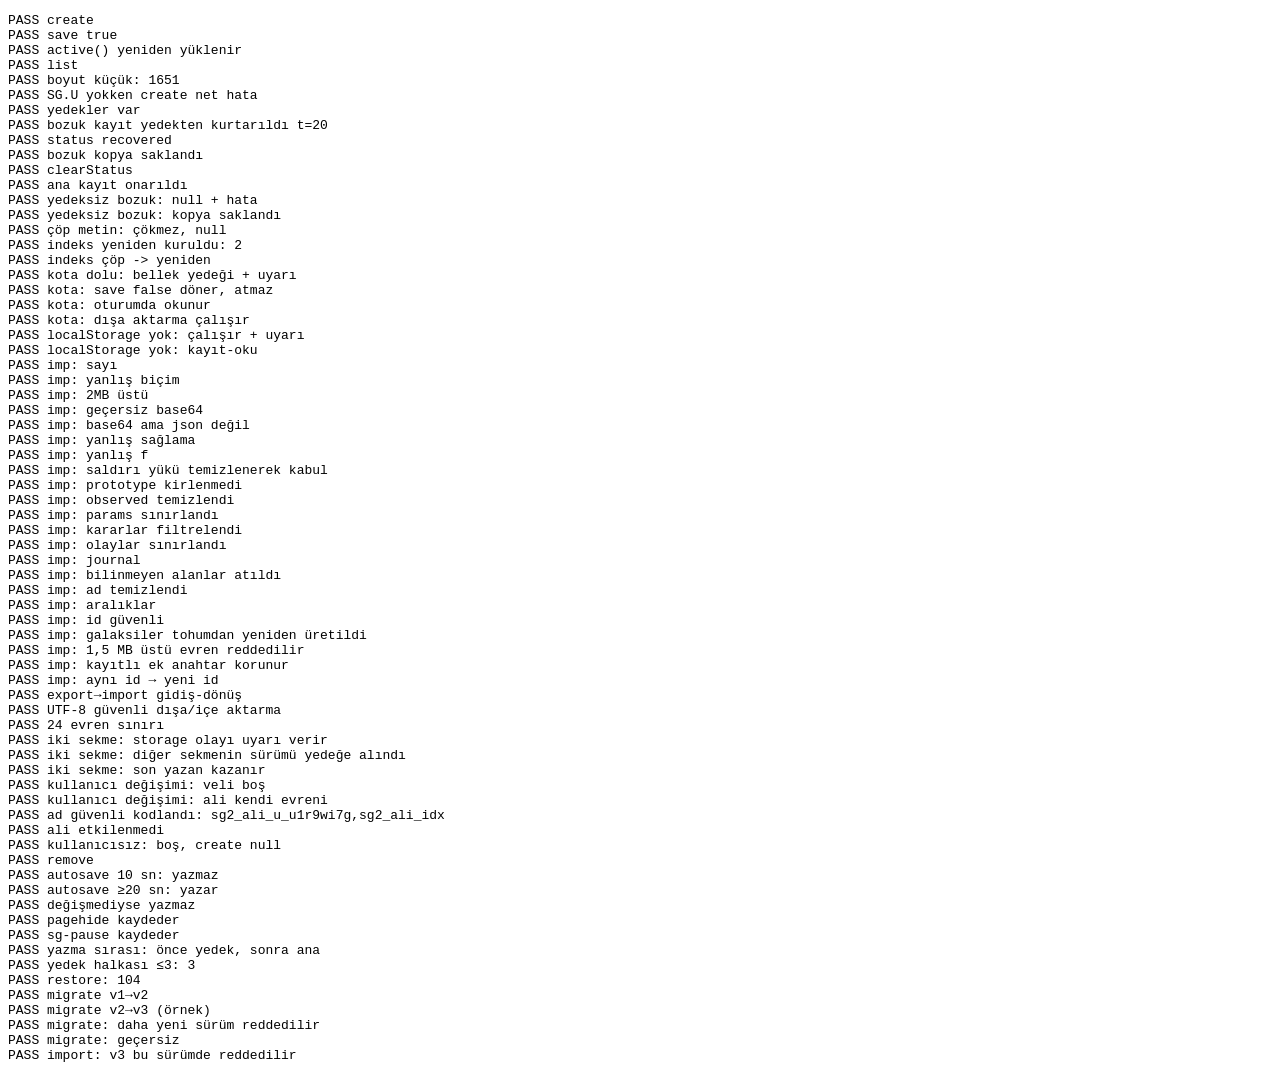
<file: game/tests/save-selftest.html>
<!DOCTYPE html><meta charset="utf-8"><title>SG.S selftest</title><body><div id="app"></div><script>window.__E=[];window.addEventListener("error",function(e){window.__E.push(e.message+" @"+e.lineno);document.title="HATA "+e.message+" @"+e.lineno;var p=document.createElement("pre");p.id="out";p.textContent="HATA "+e.message+" satir "+e.lineno+" "+(window.__D||"");document.body.appendChild(p);});</script><script>
/* SpacEgg v1.0 — çekirdek */
(function(){
'use strict';
var SG=window.SG={ver:'2.0.0',D:{},A:{},E:{},W:{},G:{},UI:{},test:null};
var mem={};
SG.log={list:[],err:function(where,e){var m=where+': '+(e&&e.message?e.message:e);SG.log.list.push(m);if(SG.log.list.length>200)SG.log.list.shift();try{console.error('[SG]',m);}catch(_){}} };
window.addEventListener('error',function(ev){SG.log.err('window',ev.error||ev.message);});
window.addEventListener('unhandledrejection',function(ev){SG.log.err('promise',ev.reason);});
try{var vj=document.getElementById('d-ver');var vo=vj?JSON.parse(vj.textContent):null;if(vo&&vo.version){SG.ver=vo.version;SG.verCode=vo.code;SG.codename=vo.codename;}}catch(e){}
SG.RM=false;
try{var mq=window.matchMedia('(prefers-reduced-motion: reduce)');SG.RM=!!mq.matches;mq.addEventListener&&mq.addEventListener('change',function(e){SG.RM=!!e.matches;});}catch(e){}
SG.clamp=function(v,a,b){return v<a?a:v>b?b:v;};
SG.lerp=function(a,b,t){return a+(b-a)*t;};
SG.hash=function(s){s=String(s);var h=2166136261>>>0;for(var i=0;i<s.length;i++){h^=s.charCodeAt(i);h=Math.imul(h,16777619)>>>0;}return h>>>0;};
SG.rng=function(seed){var a=(typeof seed==='number'?seed:SG.hash(seed))>>>0;return function(){a|=0;a=a+0x6D2B79F5|0;var t=Math.imul(a^a>>>15,1|a);t=t+Math.imul(t^t>>>7,61|t)^t;return((t^t>>>14)>>>0)/4294967296;};};
SG.pick=function(arr,r){r=r||Math.random;return arr[Math.floor(r()*arr.length)];};
var uidN=0;SG.uid=function(){uidN++;return Date.now().toString(36)+uidN.toString(36)+Math.floor(Math.random()*1e6).toString(36);};
SG.$=function(sel,root){return(root||document).querySelector(sel);};
SG.$$=function(sel,root){return Array.prototype.slice.call((root||document).querySelectorAll(sel));};
SG.h=function(tag,attrs){
  var el=document.createElement(tag);
  if(attrs){for(var k in attrs){if(!Object.prototype.hasOwnProperty.call(attrs,k))continue;var v=attrs[k];if(v==null||v===false)continue;
    if(k==='class')el.className=v;else if(k==='text')el.textContent=v;
    else if(k==='style'&&typeof v==='object'){for(var s in v)el.style.setProperty(s.indexOf('-')>=0||s.indexOf('--')===0?s:s.replace(/[A-Z]/g,function(m){return'-'+m.toLowerCase();}),v[s]);}
    else if(k.slice(0,2)==='on'&&typeof v==='function')el.addEventListener(k.slice(2).toLowerCase(),v);
    else el.setAttribute(k,v===true?'':v);}}
  for(var i=2;i<arguments.length;i++){var c=arguments[i];if(c==null||c===false)continue;if(Array.isArray(c)){c.forEach(function(x){if(x!=null&&x!==false)el.appendChild(x.nodeType?x:document.createTextNode(String(x)));});}else el.appendChild(c.nodeType?c:document.createTextNode(String(c)));}
  return el;
};
SG.fmt={
  int:function(n){n=Math.round(n);return String(n).replace(/\B(?=(\d{3})+(?!\d))/g,'.');},
  num:function(n){var a=Math.abs(n);if(a<1000)return String(Math.round(n*10)/10).replace('.',',');
    if(a<1e6)return(Math.round(n/100)/10+'').replace('.',',')+' bin';
    if(a<1e9)return(Math.round(n/1e5)/10+'').replace('.',',')+' milyon';
    if(a<1e12)return(Math.round(n/1e8)/10+'').replace('.',',')+' milyar';
    return(Math.round(n/1e11)/10+'').replace('.',',')+' trilyon';},
  dur:function(s){s=Math.max(0,Math.round(s));var d=Math.floor(s/86400),h=Math.floor(s%86400/3600),m=Math.floor(s%3600/60),x=s%60;
    if(d)return d+' g '+h+' sa';if(h)return h+' sa '+m+' dk';if(m)return m+' dk '+(x?x+' sn':'');return x+' sn';},
  ago:function(ms){return SG.fmt.dur(ms/1000)+' önce';}
};
SG.store={
  _p:'sg1_',
  get:function(k,d){try{var v=localStorage.getItem(SG.store._p+k);if(v==null)return k in mem?mem[k]:d;return JSON.parse(v);}catch(e){return k in mem?mem[k]:d;}},
  set:function(k,v){mem[k]=v;try{localStorage.setItem(SG.store._p+k,JSON.stringify(v));return true;}catch(e){return false;}},
  del:function(k){delete mem[k];try{localStorage.removeItem(SG.store._p+k);}catch(e){}}
};
var L={};
SG.bus={
  on:function(ev,fn){(L[ev]=L[ev]||[]).push(fn);return function(){SG.bus.off(ev,fn);};},
  off:function(ev,fn){var a=L[ev];if(!a)return;var i=a.indexOf(fn);if(i>=0)a.splice(i,1);},
  once:function(ev,fn){var off=SG.bus.on(ev,function(d){off();fn(d);});return off;},
  emit:function(ev,d){var a=L[ev];if(!a)return;a.slice().forEach(function(f){try{f(d);}catch(e){SG.log.err('bus:'+ev,e);}});}
};
var tasks={},order=[],last=0,running=false,T0=0;
function frame(ts){
  if(!running)return;
  if(document.hidden){last=0;requestAnimationFrame(frame);return;}
  if(!last)last=ts;var dt=Math.min(0.1,(ts-last)/1000);last=ts;if(dt<=0){requestAnimationFrame(frame);return;}
  if(!T0)T0=ts;var t=(ts-T0)/1000;
  for(var i=0;i<order.length;i++){var f=tasks[order[i]];if(f){try{f(dt,t);}catch(e){SG.log.err('loop:'+order[i],e);}}}
  requestAnimationFrame(frame);
}
SG.loop={
  add:function(name,fn){if(!tasks[name])order.push(name);tasks[name]=fn;if(!running){running=true;last=0;requestAnimationFrame(frame);}},
  remove:function(name){delete tasks[name];var i=order.indexOf(name);if(i>=0)order.splice(i,1);}
};
SG.now=function(){return Date.now();};
var views={},cur=null,curName='',ROUTES=['login','hub','egg','world','galaxy','shop','missions','story','settings','create','cosmos','journal','saves','prefs'];
SG.view=function(name,def){views[name]=def;};
SG.routes=ROUTES;
SG.current=function(){return curName;};
function render(name,params){
  if(ROUTES.indexOf(name)<0)name='login';
  var root=document.getElementById('app');
  if(cur&&cur.unmount){try{cur.unmount();}catch(e){SG.log.err('unmount',e);}}
  root.textContent='';curName=name;cur=views[name]||null;
  root.setAttribute('data-view',name);
  if(cur&&cur.mount){try{cur.mount(root,params||{});}catch(e){SG.log.err('mount:'+name,e);}}
  SG.bus.emit('view',{name:name,params:params});
}
SG.go=function(name,params){
  SG._params=params||{};
  var h='#/'+name;
  if(location.hash===h){render(name,SG._params);return;}
  location.hash=h;
};
window.addEventListener('hashchange',function(){
  var m=/^#\/([a-z]+)/.exec(location.hash);var n=m?m[1]:'login';
  var u0=null;try{u0=SG.G&&SG.G.user&&SG.G.user();}catch(e){}
  if(!u0&&n!=='login'){history.replaceState(null,'','#/login');n='login';}
  if(n===curName&&!SG._params)return;
  var p=SG._params;SG._params=null;render(n,p);
});
SG.start=function(){
  var m=/^#\/([a-z]+)/.exec(location.hash);var n=m?m[1]:'login';
  var guard=SG.guard?SG.guard(n):n;
  if(guard!==n){history.replaceState(null,'','#/'+guard);n=guard;}
  render(n,{});
};
})();

</script><script>
/* SpacEgg 2.0 — kayıt sistemi (SG.S)
   Sürümlü, kullanıcıya ayrık, 3 dönüşümlü yedekli, sağlama toplamlı kayıt. Ayrıntı: docs/KAYIT-SISTEMI.md */
(function(){
'use strict';
var SG=window.SG=window.SG||{};
var SCHEMA=2,ENV=1,MAXUNI=1500000,MAXTEXT=2*1024*1024,MAXLIST=24,NB=3,BK_GAP=90000,AUTO=20;
var ID=/^[A-Za-z0-9_-]{1,40}$/,KEY=/^[A-Za-z0-9_-]{1,40}$/;
var PRESETS=['sakin','yogun','seyrek'],KINDS=['spiral','barred','elliptical','irregular'];
var user=null,store=null,A=null,IDX=null,triedAct=false,acc=0,lastSum={},lastBk={},inited=false;
var mem={};                                  // yazılamayan kayıtların bellek yedeği
var msgs={mem:'',rec:'',conf:'',err:''};
var extra={};                                // modüllerin kaydettiği ek state anahtarları

/* ---------- yardımcılar ---------- */
function bad(k){return k==='__proto__'||k==='constructor'||k==='prototype';}
function hasOwn(o,k){return Object.prototype.hasOwnProperty.call(o,k);}
function fnv(s){var h=2166136261>>>0;for(var i=0;i<s.length;i++){h^=s.charCodeAt(i);h=Math.imul(h,16777619)>>>0;}return h>>>0;}
function sum(s){var h=SG.hash?SG.hash(s):fnv(s);return h.toString(36)+'.'+s.length.toString(36);}
function num(v,lo,hi,d){return(typeof v==='number'&&isFinite(v))?(v<lo?lo:v>hi?hi:v):d;}
function int(v,lo,hi,d){var n=num(v,lo,hi,null);return n==null?d:Math.round(n);}
function str(v,max){if(typeof v!=='string')return'';return v.replace(/[\u0000-\u001f\u007f\u2028\u2029]/g,' ').slice(0,max);}
function nameOf(v){return str(v,40).replace(/[<>]/g,'').replace(/\s+/g,' ').trim();}
function now(){return Date.now();}
var lastStamp=0;function stamp(){var n=now();if(n<=lastStamp)n=lastStamp+1;return(lastStamp=n);}   // artan zaman damgası: aynı milisaniyede bile yedek sırası bozulmaz
function okId(id){return typeof id==='string'&&ID.test(id)&&!bad(id);}
function okKey(k){return typeof k==='string'&&KEY.test(k)&&!bad(k);}
function isObj(o){return o&&typeof o==='object'&&!Array.isArray(o);}
function clone(v){try{return JSON.parse(JSON.stringify(v),function(k,x){return bad(k)?undefined:x;});}catch(e){return undefined;}}
function enc(n){n=String(n).trim();var h='';if(n.length>40){h='~'+fnv(n).toString(36);n=n.slice(0,40);}return n.replace(/[^A-Za-z0-9]/g,function(c){return'_'+c.charCodeAt(0).toString(16)+'_';})+h;}
function P(){return user==null?null:'sg2_'+enc(user)+'_';}
function kMain(id){return P()+'u_'+id;}
function kBk(id,i){return P()+'b_'+id+'_'+i;}
function setErr(m){msgs.err=m;try{SG.bus&&SG.bus.emit('s:status',status());}catch(e){}}
function warn(k,m){msgs[k]=m;try{SG.bus&&SG.bus.emit('s:status',status());}catch(e){}}

/* ---------- depolama katmanı (localStorage + bellek yedeği) ---------- */
function probe(){try{var s=window.localStorage;var k='sg2__probe';s.setItem(k,'1');s.removeItem(k);return s;}catch(e){return null;}}
function hasMem(){for(var k in mem)if(hasOwn(mem,k))return true;return false;}
function rawGet(k){if(hasOwn(mem,k))return mem[k];if(!store)return null;try{return store.getItem(k);}catch(e){return null;}}
function rawSet(k,v){
  if(store){try{store.setItem(k,v);if(hasOwn(mem,k)){delete mem[k];if(!hasMem()&&store)msgs.mem='';}return true;}catch(e){}}
  mem[k]=v;
  warn('mem',store?'Cihaz belleği dolu: kayıt yalnız bu oturumda tutuluyor. Evreni dışa aktar.':'Bu cihazda kalıcı depolama yok: kayıt yalnız bu oturumda tutuluyor. Evreni dışa aktar.');
  return false;
}
function rawDel(k){delete mem[k];if(store){try{store.removeItem(k);}catch(e){}}}
function rawKeys(prefix){
  var out=[],seen={},k,i;
  for(k in mem)if(hasOwn(mem,k)&&k.indexOf(prefix)===0&&!seen[k]){seen[k]=1;out.push(k);}
  if(store){try{for(i=0;i<store.length;i++){k=store.key(i);if(k&&k.indexOf(prefix)===0&&!seen[k]){seen[k]=1;out.push(k);}}}catch(e){}}
  return out;
}

/* ---------- şema, göç, doğrulama ---------- */
var MIG={
  1:function(u){u.v=2;if(!isObj(u.state))u.state={};return u;},                 // v1 → v2
  2:function(u){u.v=3;if(!isObj(u.state))u.state={};if(!isObj(u.state.seen))u.state.seen={};return u;} // v2 → v3 (örnek/test iskeleti)
};
function migrate(u,target){
  target=target||SCHEMA;
  if(!isObj(u))return null;
  var v=typeof u.v==='number'&&isFinite(u.v)?Math.floor(u.v):1;
  if(v<1||v>target)return null;                   // geçersiz ya da bu uygulamadan yeni sürüm
  while(v<target){var f=MIG[v];if(!f)return null;u=f(u);v=u.v;}
  return u;
}
function shapeMap(src,cap,fn){var out={},n=0;if(!isObj(src))return out;for(var k in src){if(!hasOwn(src,k)||!okKey(k))continue;if(n>=cap)break;var v=fn(src[k]);if(v===undefined)continue;out[k]=v;n++;}return out;}
function shapeList(src,cap,fn){var out=[];if(!Array.isArray(src))return out;for(var i=0;i<src.length&&out.length<cap;i++){var v=fn(src[i]);if(v!==undefined)out.push(v);}return out;}
function shapeGalaxies(src){
  return shapeList(src,12,function(g){
    if(!isObj(g)||typeof g.id!=='string'||!/^g\d{1,3}$/.test(g.id))return undefined;
    return{id:g.id,name:nameOf(g.name)||g.id,kind:KINDS.indexOf(g.kind)>=0?g.kind:'irregular',x:num(g.x,-1,1,0),y:num(g.y,-1,1,0),
      r:num(g.r,0.01,0.5,0.1),rot:num(g.rot,-1000,1000,0),hue:num(g.hue,0,360,200),arms:int(g.arms,0,12,2),starCount:int(g.starCount,0,5000,300)};
  });
}
function shapeState(s,strict){
  s=isObj(s)?s:{};
  var st={};
  st.observed=shapeMap(s.observed,5000,function(v){return int(v,0,3,undefined);});
  st.params=shapeMap(s.params,1000,function(p){
    if(!isObj(p))return undefined;var o={},n=0;
    for(var k in p){if(!hasOwn(p,k)||!/^[a-z][A-Za-z]{0,15}$/.test(k)||bad(k)||n>=12)continue;var x=num(p[k],-1000,1000,undefined);if(x===undefined)continue;o[k]=x;n++;}
    return o;});
  st.decisions=shapeList(s.decisions,500,function(d){
    if(!isObj(d)||typeof d.target!=='string'||!okId(d.target)||typeof d.action!=='string'||!/^[A-Za-z0-9_.-]{1,64}$/.test(d.action))return undefined;
    return{t:num(d.t,0,1e9,0),target:d.target,action:d.action};});
  st.disc=shapeMap(s.disc,2000,function(v){return num(v,0,1e15,undefined);});
  st.events=shapeList(s.events,100,function(e){
    if(!isObj(e))return undefined;
    return{id:str(e.id,64),type:/^[a-z][a-z-]{0,23}$/.test(e.type)?e.type:'event',t:num(e.t,0,1e9,0),target:str(e.target,40),galaxy:str(e.galaxy,16),
      severity:int(e.severity,1,3,1),text:str(e.text,300)};});
  st.journal=shapeList(s.journal,500,function(j){
    if(!isObj(j))return undefined;
    return{t:num(j.t,0,1e15,0),kind:/^[a-z][a-z-]{0,23}$/.test(j.kind)?j.kind:'note',text:str(j.text,400),target:str(j.target,40)};});
  // modüllerin ek alanları: yalnız kendi verisi (JSON, ≤300 KB). Güvenilir kaynakta (strict=false) bilinmeyen anahtarlar da korunur.
  for(var k in s){
    if(!hasOwn(s,k)||bad(k)||hasOwn(st,k)||!/^[A-Za-z][A-Za-z0-9_]{0,31}$/.test(k))continue;
    if(strict&&!extra[k])continue;
    var c=clone(s[k]);if(c===undefined)continue;
    try{if(JSON.stringify(c).length>300000)continue;}catch(e){continue;}
    st[k]=c;
  }
  return st;
}
/* strict=true: güvenilmeyen girdi (içe aktarma) — yalnız bilinen alanlar, galaksiler tohumdan yeniden üretilir */
function shape(u,strict){
  if(!isObj(u))return null;
  var v=int(u.v,1,SCHEMA,null);if(v==null)return null;
  var seed=str(u.seed,64).trim();if(!seed)return null;
  var o={};
  if(!strict){for(var k in u){if(hasOwn(u,k)&&!bad(k)&&/^[A-Za-z][A-Za-z0-9_]{0,31}$/.test(k))o[k]=clone(u[k]);}}
  o.v=v;o.id=okId(u.id)?u.id:'';o.name=nameOf(u.name)||'Evren';o.seed=seed;
  o.preset=PRESETS.indexOf(u.preset)>=0?u.preset:'sakin';
  o.t=num(u.t,0,1e7,0);o.speedIx=int(u.speedIx,0,4,1);o.created=num(u.created,0,4e12,now());
  var g=null;
  if(strict||!Array.isArray(u.galaxies)){
    if(SG.U&&SG.U.gen){try{var gen=SG.U.gen(seed,{preset:o.preset,name:o.name});if(gen&&Array.isArray(gen.galaxies))g=shapeGalaxies(gen.galaxies);}catch(e){SG.log&&SG.log.err('S.shape.gen',e);}}
    if(!g)g=shapeGalaxies(u.galaxies);
  }else g=shapeGalaxies(u.galaxies);
  o.galaxies=g;
  o.state=shapeState(u.state,strict);
  return o;
}

/* ---------- paketleme ---------- */
function pack(u){
  var d;try{d=JSON.stringify(u);}catch(e){return null;}
  if(!d||d.length>MAXUNI)return null;
  var s=sum(d);
  return{d:d,sum:s,env:JSON.stringify({f:ENV,v:u.v,sum:s,saved:stamp(),t:u.t,d:d})};
}
function parseEnv(raw){
  if(typeof raw!=='string'||raw.length>MAXUNI+2000)return null;
  try{var e=JSON.parse(raw);if(isObj(e)&&e.f===ENV&&typeof e.d==='string'&&e.sum===sum(e.d))return e;}catch(x){}
  return null;
}
function unpack(raw){
  var e=parseEnv(raw);if(!e)return{err:'sağlama/biçim'};
  var u;try{u=JSON.parse(e.d);}catch(x){return{err:'json'};}
  u=migrate(u);if(!u)return{err:'sürüm'};
  u=shape(u,false);if(!u||!okId(u.id))return{err:'alan'};
  return{uni:u,saved:typeof e.saved==='number'?e.saved:0,sum:e.sum,bytes:raw.length};
}

/* ---------- indeks ---------- */
function meta(u,saved,bytes){return{id:u.id,name:u.name,seed:u.seed,t:u.t,saved:saved||now(),bytes:bytes||0};}
function bkList(id){
  var out=[];
  for(var i=0;i<NB;i++){var raw=rawGet(kBk(id,i));if(raw==null)continue;var e=parseEnv(raw);out.push({ix:i,saved:e?(typeof e.saved==='number'?e.saved:0):-1,t:e?e.t:0,raw:raw,valid:!!e});}
  return out;
}
function rebuildIdx(){
  var p=P(),ids={},out=[],keys=rawKeys(p+'u_').concat(rawKeys(p+'b_')),i;
  for(i=0;i<keys.length;i++){
    var rest=keys[i].slice(p.length),m=/^u_([A-Za-z0-9_-]{1,40})$/.exec(rest)||/^b_([A-Za-z0-9_-]{1,40})_[0-9]$/.exec(rest);
    if(m&&okId(m[1]))ids[m[1]]=1;
  }
  for(var id in ids){
    var r=unpack(rawGet(kMain(id))),best=r.uni?r:null;
    if(!best){var bl=bkList(id).sort(function(a,b){return b.saved-a.saved;});for(var j=0;j<bl.length&&!best;j++){var rr=unpack(bl[j].raw);if(rr.uni)best=rr;}}
    if(best)out.push(meta(best.uni,best.saved,best.bytes));
  }
  IDX=out;writeIdx();return out;
}
function loadIdx(){
  if(IDX)return IDX;
  if(!P())return(IDX=[]);
  var raw=rawGet(P()+'idx'),a=null;
  if(raw!=null){try{a=JSON.parse(raw);}catch(e){a=null;}}
  if(Array.isArray(a)){
    var ok=true,out=[];
    for(var i=0;i<a.length;i++){var m=a[i];if(!isObj(m)||!okId(m.id)){ok=false;break;}out.push({id:m.id,name:nameOf(m.name)||'Evren',seed:str(m.seed,64),t:num(m.t,0,1e7,0),saved:num(m.saved,0,4e12,0),bytes:num(m.bytes,0,1e8,0)});}
    if(ok)return(IDX=out);
  }
  if(raw==null&&rawKeys(P()+'u_').length===0&&rawKeys(P()+'b_').length===0)return(IDX=[]);
  return rebuildIdx();
}
function writeIdx(){if(P()&&IDX)rawSet(P()+'idx',JSON.stringify(IDX));}
function touch(m){loadIdx();for(var i=0;i<IDX.length;i++)if(IDX[i].id===m.id){IDX[i]=m;return;}IDX.push(m);}
function newId(){loadIdx();var id;do{id='u'+(SG.uid?SG.uid():fnv(String(now()+Math.random())).toString(36));id=id.replace(/[^A-Za-z0-9_-]/g,'').slice(0,40);}while(!okId(id)||IDX.some(function(m){return m.id===id;})||rawGet(kMain(id))!=null);return id;}

/* ---------- yedek ve kurtarma ---------- */
function pushBackup(id,raw,avoid){
  var l=bkList(id),slot=-1,i;
  for(i=0;i<NB;i++){if(i===avoid)continue;if(!l.some(function(b){return b.ix===i;})){slot=i;break;}}
  if(slot<0){var old=Infinity;for(i=0;i<l.length;i++){if(l[i].ix===avoid)continue;if(l[i].saved<old){old=l[i].saved;slot=l[i].ix;}}}
  if(slot<0)slot=0;
  var kb=kBk(id,slot);                         // yedek yazılamazsa sessizce atlanır; ana kayıt öncelikli (uyarı vermez)
  if(store){try{store.setItem(kb,raw);delete mem[kb];}catch(e){}}else mem[kb]=raw;
  lastBk[id]=now();
}
function archiveCorrupt(id,raw,why){
  if(raw==null)return'';
  var k='sg2_corrupt_'+now()+'_'+fnv(String(id)+String(raw.length)).toString(36);
  try{if(store){store.setItem(k,JSON.stringify({user:user,id:id,why:why,at:now(),raw:String(raw).slice(0,MAXUNI+2000)}));return k;}}catch(e){}
  return'';
}
function fmtDate(ms){try{var d=new Date(ms);return d.getDate()+'.'+(d.getMonth()+1)+'.'+d.getFullYear()+' '+('0'+d.getHours()).slice(-2)+':'+('0'+d.getMinutes()).slice(-2);}catch(e){return'';}}
/* ana kaydı (gerekirse yedekten kurtararak) oku. Yan etki: durum mesajı, bozuk kopya arşivi, ana kaydın onarımı */
function readFor(id){
  if(!P()||!okId(id))return null;
  var raw=rawGet(kMain(id)),r;
  if(raw!=null){r=unpack(raw);if(r.uni&&r.uni.id===id){lastSum[id]=r.sum;return r;}}
  var arch=raw!=null?archiveCorrupt(id,raw,r&&r.err):'';
  var bl=bkList(id).filter(function(b){return b.valid;}).sort(function(a,b){return b.saved-a.saved;});
  for(var i=0;i<bl.length;i++){
    var rr=unpack(bl[i].raw);
    if(rr.uni&&rr.uni.id===id){
      rawSet(kMain(id),bl[i].raw);lastSum[id]=rr.sum;
      warn('rec',(raw!=null?'Kayıt bozuktu':'Kayıt bulunamadı')+'; '+fmtDate(bl[i].saved)+' yedeğinden kurtarıldı.'+(arch?' Bozuk kopya saklandı.':''));
      return rr;
    }
  }
  if(raw!=null||bl.length)setErr('Kayıt okunamadı ve sağlam yedek yok.'+(arch?' Bozuk kopya saklandı ('+arch+').':''));
  return null;
}

/* ---------- kaydetme ---------- */
function saveCore(forceWrite,forceBackup){
  if(!A||!P())return false;
  var id=A.id,p=pack(A);
  if(!p){setErr('Evren verisi çok büyük, kaydedilemedi.');return false;}
  if(!forceWrite&&lastSum[id]===p.sum)return true;
  var cur=rawGet(kMain(id));
  if(cur!=null){
    var e=parseEnv(cur);
    if(e){
      if(lastSum[id]&&e.sum!==lastSum[id]){pushBackup(id,cur);warn('conf','Evren başka bir sekmede de değişmişti; o sürüm yedeğe alındı.');}
      else if(forceBackup||now()-(lastBk[id]||bkInit(id))>BK_GAP)pushBackup(id,cur);
    }else archiveCorrupt(id,cur,'yazma-öncesi');
  }
  var persisted=rawSet(kMain(id),p.env);
  lastSum[id]=p.sum;
  touch(meta(A,now(),p.env.length));writeIdx();
  rawSet(P()+'act',id);
  return persisted;
}
function bkInit(id){var l=bkList(id),m=0;for(var i=0;i<l.length;i++)if(l[i].saved>m)m=l[i].saved;lastBk[id]=m;return m;}

/* ---------- genel API ---------- */
var S=SG.S={
  schema:SCHEMA,
  init:function(){
    if(inited)return S;inited=true;
    store=probe();
    if(!store)warn('mem','Bu cihazda kalıcı depolama yok: kayıt yalnız bu oturumda tutuluyor. Evreni dışa aktar.');
    var flush=function(){try{saveCore(false,false);}catch(e){SG.log&&SG.log.err('S.flush',e);}};
    window.addEventListener('pagehide',flush);
    window.addEventListener('sg-pause',flush);
    document.addEventListener('visibilitychange',function(){if(document.hidden)flush();});
    window.addEventListener('storage',function(ev){
      try{
        if(!P()||!ev.key||ev.key.indexOf(P())!==0)return;
        if(ev.key===P()+'idx'){IDX=null;return;}
        if(A&&ev.key===kMain(A.id)&&ev.newValue){var e=parseEnv(ev.newValue);if(e&&e.sum!==lastSum[A.id])warn('conf','Evren başka bir sekmede değişti. Bu sekme kaydedince o sürüm yedeğe alınır.');}
      }catch(e){}
    });
    return S;
  },
  setUser:function(name){
    if(!inited)S.init();
    try{if(A&&P())saveCore(true,false);}catch(e){SG.log&&SG.log.err('S.setUser',e);}
    user=(name==null||String(name).trim()==='')?null:String(name);
    A=null;IDX=null;triedAct=false;acc=0;lastSum={};lastBk={};msgs.rec='';msgs.conf='';msgs.err='';
    return S;
  },
  user:function(){return user;},
  list:function(){
    if(!P())return[];loadIdx();
    if(A)for(var i=0;i<IDX.length;i++)if(IDX[i].id===A.id){IDX[i].t=A.t;IDX[i].name=A.name;}
    return IDX.slice().sort(function(a,b){return b.saved-a.saved;}).map(function(m){return{id:m.id,name:m.name,seed:m.seed,t:m.t,saved:m.saved,bytes:m.bytes};});
  },
  create:function(o){
    o=o||{};
    if(!P()){setErr('Önce giriş yapmalısın.');return null;}
    if(!SG.U||typeof SG.U.gen!=='function')throw new Error('SG.S.create: SG.U.gen yok — evren üretilemez (06-universe.js yüklenmedi)');
    loadIdx();
    if(IDX.length>=MAXLIST){setErr('En fazla '+MAXLIST+' evren saklanabilir. Birini silmelisin.');return null;}
    var seed=str(o.seed,64).trim()||(SG.uid?SG.uid():String(now()));
    var preset=PRESETS.indexOf(o.preset)>=0?o.preset:'sakin';
    var name=nameOf(o.name)||('Evren '+(IDX.length+1));
    var uni=SG.U.gen(seed,{preset:preset,name:name});
    if(!isObj(uni))throw new Error('SG.S.create: SG.U.gen evren döndürmedi');
    uni.name=name;uni.seed=seed;uni.preset=preset;
    if(!okId(uni.id)||IDX.some(function(m){return m.id===uni.id;})||rawGet(kMain(uni.id))!=null)uni.id=newId();
    if(typeof uni.v!=='number')uni.v=SCHEMA;
    var c=shape(uni,false);
    if(!c)throw new Error('SG.S.create: evren verisi geçersiz');
    if(A)saveCore(true,false);
    A=c;lastSum[c.id]=null;saveCore(true,false);
    return A;
  },
  active:function(){
    if(A)return A;
    if(!triedAct&&P()){triedAct=true;var id=rawGet(P()+'act');if(okId(id))S.open(id);}
    return A;
  },
  open:function(id){
    if(!P()||!okId(id))return null;
    if(A&&A.id===id)return A;
    if(A)saveCore(true,false);
    var r=readFor(id);if(!r)return null;
    A=r.uni;triedAct=true;rawSet(P()+'act',id);
    touch(meta(A,r.saved,r.bytes));writeIdx();
    return A;
  },
  save:function(force){return saveCore(!!force,!!force);},
  autosave:function(dt){acc+=(dt>0?dt:0);if(acc>=AUTO){acc=0;return saveCore(false,false);}return null;},
  remove:function(id){
    if(!P()||!okId(id))return false;
    loadIdx();
    if(A&&A.id===id){A=null;rawDel(P()+'act');}
    rawDel(kMain(id));for(var i=0;i<NB;i++)rawDel(kBk(id,i));
    IDX=IDX.filter(function(m){return m.id!==id;});writeIdx();
    delete lastSum[id];delete lastBk[id];
    return true;
  },
  rename:function(id,name){
    name=nameOf(name);if(!name||!P()||!okId(id))return false;
    if(A&&A.id===id){A.name=name;return saveCore(true,false)!==undefined;}
    var r=readFor(id);if(!r)return false;
    r.uni.name=name;var p=pack(r.uni);if(!p)return false;
    rawSet(kMain(id),p.env);lastSum[id]=p.sum;touch(meta(r.uni,now(),p.env.length));writeIdx();
    return true;
  },
  exportText:function(id){
    if(!P()||!okId(id))return null;
    var u=null;
    if(A&&A.id===id)u=A;else{var r=readFor(id);u=r&&r.uni;}
    if(!u)return null;
    var p=pack(u);if(!p)return null;
    var t='SGU2:'+b64e(JSON.stringify({f:'SGU2',v:u.v,sum:p.sum,d:p.d}));
    return t.length>MAXTEXT?null:t;
  },
  importText:function(text){
    try{
      if(!P())return{ok:false,error:'Önce giriş yapmalısın.'};
      if(typeof text!=='string')return{ok:false,error:'Metin değil.'};
      text=text.trim();
      if(text.length>MAXTEXT)return{ok:false,error:'Dosya çok büyük (en fazla 2 MB).'};
      if(text.indexOf('SGU2:')!==0)return{ok:false,error:'Biçim tanınmadı (SGU2: ile başlamalı).'};
      var b=text.slice(5).replace(/\s+/g,'');
      if(!b||!/^[A-Za-z0-9+/]+={0,2}$/.test(b)||b.length%4!==0)return{ok:false,error:'Bozuk veri (geçersiz karakter).'};
      var js;try{js=b64d(b);}catch(e){return{ok:false,error:'Bozuk veri (çözülemedi).'};}
      var e;try{e=JSON.parse(js);}catch(x){return{ok:false,error:'Bozuk veri (JSON).'};}
      if(!isObj(e)||e.f!=='SGU2'||typeof e.d!=='string'||e.d.length>MAXUNI)return{ok:false,error:'Biçim tanınmadı.'};
      if(e.sum!==sum(e.d))return{ok:false,error:'Sağlama toplamı uyuşmuyor: dosya değişmiş ya da eksik.'};
      var u;try{u=JSON.parse(e.d);}catch(x){return{ok:false,error:'Bozuk veri (evren).'};}
      u=migrate(u);if(!u)return{ok:false,error:'Bu evren daha yeni bir sürümden; güncelle.'};
      u=shape(u,true);if(!u)return{ok:false,error:'Evren verisi geçersiz.'};
      loadIdx();
      if(IDX.length>=MAXLIST)return{ok:false,error:'En fazla '+MAXLIST+' evren saklanabilir. Birini silmelisin.'};
      if(!okId(u.id)||IDX.some(function(m){return m.id===u.id;})||rawGet(kMain(u.id))!=null)u.id=newId();
      var p=pack(u);if(!p)return{ok:false,error:'Evren çok büyük.'};
      rawSet(kMain(u.id),p.env);lastSum[u.id]=p.sum;touch(meta(u,now(),p.env.length));writeIdx();
      return{ok:true,id:u.id,name:u.name};
    }catch(err){SG.log&&SG.log.err('S.import',err);return{ok:false,error:'İçe aktarılamadı.'};}
  },
  backups:function(id){
    if(!P()||!okId(id))return[];
    return bkList(id).filter(function(b){return b.valid;}).sort(function(a,b){return b.saved-a.saved;}).map(function(b){return{ix:b.ix,saved:b.saved,t:b.t};});
  },
  restore:function(id,ix){
    if(!P()||!okId(id)||!(ix>=0&&ix<NB))return null;
    var raw=rawGet(kBk(id,ix));if(raw==null)return null;
    var r=unpack(raw);if(!r.uni||r.uni.id!==id)return null;
    var cur=rawGet(kMain(id));if(cur!=null&&parseEnv(cur))pushBackup(id,cur,ix);
    rawSet(kMain(id),raw);lastSum[id]=r.sum;touch(meta(r.uni,r.saved,r.bytes));writeIdx();
    if(A&&A.id===id)A=r.uni;
    return r.uni;
  },
  status:function(){return status();},
  clearStatus:function(){msgs.rec='';msgs.conf='';msgs.err='';if(!hasMem()&&store)msgs.mem='';return status();},
  registerStateKey:function(k){if(typeof k==='string'&&/^[A-Za-z][A-Za-z0-9_]{0,31}$/.test(k)&&!bad(k))extra[k]=1;return S;}
};
function status(){
  var m=msgs.err||msgs.mem||msgs.rec||msgs.conf||'';
  return{ok:!m,msg:m,recovered:!!msgs.rec,mem:!!msgs.mem,conflict:!!msgs.conf,error:!!msgs.err};
}
function b64e(s){return btoa(unescape(encodeURIComponent(s)));}
function b64d(b){return decodeURIComponent(escape(atob(b)));}

/* test kancaları (üretimde zararsız) */
S._test={
  useStorage:function(s){store=s||null;},
  reset:function(){mem={};msgs={mem:'',rec:'',conf:'',err:''};A=null;IDX=null;triedAct=false;lastSum={};lastBk={};acc=0;},
  mem:function(){return mem;},unpack:unpack,shape:shape,migrate:migrate,pack:pack,sum:sum,kMain:kMain,kBk:kBk,prefix:P,NB:NB,probe:probe
};
})();

</script><script>
(function(){
var R=[],P=0,F=0;
function ok(c,n,x){if(c){P++;R.push('PASS '+n);}else{F++;R.push('FAIL '+n+(x!==undefined?' :: '+x:''));}}
function Fake(limit){this.d={};this.limit=limit||Infinity;this.sets=0;}
Fake.prototype={get length(){return Object.keys(this.d).length;},key:function(i){return Object.keys(this.d)[i]||null;},
  getItem:function(k){return Object.prototype.hasOwnProperty.call(this.d,k)?this.d[k]:null;},
  setItem:function(k,v){var t=0,o=this.d;for(var x in o)if(x!==k)t+=o[x].length+x.length;if(t+v.length+k.length>this.limit)throw new Error('QuotaExceededError');this.d[k]=String(v);this.sets++;},
  removeItem:function(k){delete this.d[k];}};
// SG.U taklidi (deterministik)
SG.U={gen:function(seed,o){var r=SG.rng(seed),g=[];for(var i=0;i<8;i++)g.push({id:'g'+i,name:'Galaksi '+i,kind:['spiral','barred','elliptical','irregular'][i%4],x:r()*2-1,y:r()*2-1,r:.1,rot:r()*6,hue:r()*360,arms:2,starCount:400});
  return{v:2,id:'u'+SG.hash(seed).toString(36),name:(o&&o.name)||'E',seed:seed,preset:(o&&o.preset)||'sakin',t:0,speedIx:1,created:Date.now(),galaxies:g,state:{observed:{},params:{},decisions:[],disc:{},events:[],journal:[]}};}};
var S=SG.S,T=S._test;
function fresh(lim){var f=new Fake(lim);T.reset();T.useStorage(f);S.setUser(null);return f;}
function enc64(o){return 'SGU2:'+btoa(unescape(encodeURIComponent(JSON.stringify(o))));}
function envFor(u,mut){var d=JSON.stringify(u);return enc64({f:'SGU2',v:u.v,sum:mut?'x.1':T.sum(d),d:d});}
S.init();

// 1 gidiş-dönüş
var f=fresh();S.setUser('doktor');
var u=S.create({name:'Deneme',seed:'abc',preset:'yogun'});
ok(u&&u.id&&u.name==='Deneme'&&u.preset==='yogun','create');
u.t=123.5;u.state.observed.g0s1=2;ok(S.save(true)===true,'save true');
T.reset();T.useStorage(f);S.setUser('doktor');
var a=S.active();ok(a&&a.t===123.5&&a.state.observed.g0s1===2&&a.galaxies.length===8,'active() yeniden yüklenir');
ok(S.list().length===1&&S.list()[0].name==='Deneme','list');
ok(JSON.stringify(a).length<20000,'boyut küçük: '+JSON.stringify(a).length);
// SG.U yok -> create hata
var saveU=SG.U;SG.U=null;var thrown=false;try{S.create({name:'x'});}catch(e){thrown=/SG\.U\.gen/.test(e.message);}SG.U=saveU;ok(thrown,'SG.U yokken create net hata');

// 2 bozuk ana kayıt -> yedekten kurtarma
f=fresh();S.setUser('doktor');u=S.create({name:'K',seed:'k1'});var id=u.id;
u.t=10;S.save(true);u.t=20;S.save(true);u.t=30;S.save(true);
ok(S.backups(id).length>=2,'yedekler var',S.backups(id).length);
var mk=T.kMain(id),raw=f.d[mk];f.d[mk]=raw.replace('"t":30','"t":31').replace(/(\\"t\\":)30/,'$131');
f.d[mk]=raw.slice(0,raw.length-30)+'BOZUK';
T.reset();T.useStorage(f);S.setUser('doktor');
var o=S.open(id);ok(o&&o.t<30&&o.t>=10,'bozuk kayıt yedekten kurtarıldı t='+(o&&o.t));
var st=S.status();ok(!st.ok&&st.recovered&&/yedeğinden/.test(st.msg),'status recovered',JSON.stringify(st));
ok(Object.keys(f.d).some(function(k){return k.indexOf('sg2_corrupt_')===0;}),'bozuk kopya saklandı');
S.clearStatus();ok(S.status().ok,'clearStatus');
ok(unpackOK(f.d[mk]),'ana kayıt onarıldı');
function unpackOK(r){return !!T.unpack(r).uni;}

// 3 bozuk + yedek yok
f=fresh();S.setUser('doktor');u=S.create({name:'Y',seed:'y1'});id=u.id;
for(var i=0;i<3;i++)rmKey(f,T.kBk(id,i));
f.d[T.kMain(id)]='{"f":1,"sum":"1.1","d":"xx"}';
T.reset();T.useStorage(f);S.setUser('doktor');
ok(S.open(id)===null&&S.status().error&&!S.status().ok,'yedeksiz bozuk: null + hata');
ok(Object.keys(f.d).some(function(k){return k.indexOf('sg2_corrupt_')===0;}),'yedeksiz bozuk: kopya saklandı');
function rmKey(f,k){delete f.d[k];}
// çöp JSON
f.d[T.kMain(id)]='%%%çöp';T.reset();T.useStorage(f);S.setUser('doktor');
ok(S.open(id)===null,'çöp metin: çökmez, null');
// indeks bozuk -> yeniden kur
f=fresh();S.setUser('doktor');var a1=S.create({name:'A',seed:'s1'}),b1=S.create({name:'B',seed:'s2'});
f.d[T.prefix()+'idx']='[{"id":"../x"}]';T.reset();T.useStorage(f);S.setUser('doktor');
ok(S.list().length===2,'indeks yeniden kuruldu: '+S.list().length);
f.d[T.prefix()+'idx']='çöp';T.reset();T.useStorage(f);S.setUser('doktor');ok(S.list().length===2,'indeks çöp -> yeniden');

// 4 kota dolu
f=fresh(900);S.setUser('doktor');
var q=S.create({name:'Kota',seed:'q1'});
ok(q&&S.status().mem&&!S.status().ok,'kota dolu: bellek yedeği + uyarı',JSON.stringify(S.status()));
q.t=77;var r1=S.save(true);ok(r1===false,'kota: save false döner, atmaz');
var q2=S.open(q.id);ok(q2&&q2.t===77,'kota: oturumda okunur');
ok(S.exportText(q.id)&&S.exportText(q.id).indexOf('SGU2:')===0,'kota: dışa aktarma çalışır');
// depolama yok
fresh();T.useStorage(null);S.setUser('doktor');
var n=S.create({name:'NoLS',seed:'n1'});ok(n&&S.status().mem,'localStorage yok: çalışır + uyarı');
n.t=5;S.save(true);ok(S.open(n.id).t===5&&S.list().length===1,'localStorage yok: kayıt-oku');

// 5 içe aktarma saldırıları
f=fresh();S.setUser('doktor');var base=SG.U.gen('imp',{});
function imp(t){return S.importText(t);}
ok(!imp(123).ok,'imp: sayı');
ok(!imp('merhaba').ok,'imp: yanlış biçim');
ok(!imp('SGU2:'+new Array(2*1024*1024+10).join('A')).ok,'imp: 2MB üstü');
ok(!imp('SGU2:@@@!!').ok,'imp: geçersiz base64');
ok(!imp('SGU2:'+btoa('degil json')).ok,'imp: base64 ama json değil');
ok(!imp(envFor(base,true)).ok,'imp: yanlış sağlama');
ok(!imp(enc64({f:'XXX',d:'{}',sum:'1.1'})).ok,'imp: yanlış f');
var evilBase=JSON.parse(JSON.stringify(base));
evilBase.state={observed:JSON.parse('{"__proto__":{"pwn":1},"constructor":{"x":1},"g0s1":9,"g0":-4,"../a":1}'),
  params:{p1:{atm:1e99,water:'x',albedo:0.3,'__proto__':{z:1}}},decisions:[{t:1,target:'../../etc',action:'a'},{t:1,target:'g0s1p1',action:'apply.atm'}],
  disc:{ok1:5,'__proto__':3},events:new Array(300).fill({id:'e',type:'<script>',t:1,target:'g0',galaxy:'g0',severity:99,text:'x'.repeat(2000)}),journal:[{t:1,kind:'A B',text:'<img onerror=1>'}],
  evilExtra:{a:1},__proto__x:1};
evilBase.name='<b>Ad\u0000\n</b>'+'x'.repeat(200);evilBase.t=-5;evilBase.speedIx=99;evilBase.preset='hack';evilBase.id='../../x';
evilBase.galaxies=[{id:'g0',name:'<>',x:99,y:NaN}];evilBase.admin=true;
var res=imp(envFor(evilBase));ok(res.ok,'imp: saldırı yükü temizlenerek kabul',JSON.stringify(res));
var iu=S.open(res.id);if(!iu){window.__D=("DBG "+JSON.stringify(S.status())+JSON.stringify(res)+JSON.stringify(T.unpack(T_raw(res.id))));}
ok(({}).pwn===undefined&&Object.prototype.pwn===undefined,'imp: prototype kirlenmedi');
ok(iu.state.observed.g0s1===3&&iu.state.observed.g0===0&&!('../a' in iu.state.observed)&&!hasOwn(iu.state.observed,'constructor'),'imp: observed temizlendi');
ok(iu.state.params.p1&&iu.state.params.p1.atm===1000&&iu.state.params.p1.water===undefined&&iu.state.params.p1.albedo===0.3,'imp: params sınırlandı');
ok(iu.state.decisions.length===1&&iu.state.decisions[0].target==='g0s1p1','imp: kararlar filtrelendi');
ok(iu.state.events.length===100&&iu.state.events[0].text.length===300&&iu.state.events[0].severity===3&&iu.state.events[0].type==='event','imp: olaylar sınırlandı');
ok(iu.state.journal[0].kind==='note','imp: journal');
ok(iu.state.evilExtra===undefined&&iu.admin===undefined,'imp: bilinmeyen alanlar atıldı');
ok(iu.name.indexOf('<')<0&&iu.name.length<=40&&!/[\u0000\n]/.test(iu.name),'imp: ad temizlendi');
ok(iu.t===0&&iu.speedIx===4&&iu.preset==='sakin','imp: aralıklar');
ok(iu.id!=='../../x'&&/^[A-Za-z0-9_-]+$/.test(iu.id),'imp: id güvenli');
ok(iu.galaxies.length===8,'imp: galaksiler tohumdan yeniden üretildi');
function T_raw(id){return f.d[T.kMain(id)];}
function hasOwn(o,k){return Object.prototype.hasOwnProperty.call(o,k);}
var huge=JSON.parse(JSON.stringify(base));huge.state={events:new Array(400).fill({id:'e',text:'x'.repeat(4000)})};
ok(!imp(envFor(huge)).ok,'imp: 1,5 MB üstü evren reddedilir');
// kayıtlı ek state anahtarı
S.registerStateKey('seen');var ex=JSON.parse(JSON.stringify(base));ex.state={seen:{g0:1}};
var r2=imp(envFor(ex));ok(r2.ok&&S.open(r2.id).state.seen&&S.open(r2.id).state.seen.g0===1,'imp: kayıtlı ek anahtar korunur');
// aynı id -> yeni id
var good=S.exportText(S.list()[0].id);var c1=imp(good),c2=imp(good);ok(c1.ok&&c2.ok&&c1.id!==c2.id,'imp: aynı id → yeni id');
// gidiş-dönüş
var ex1=S.exportText(res.id);var back=imp(ex1);ok(back.ok&&S.open(back.id).state.observed.g0s1===3,'export→import gidiş-dönüş');
// Türkçe / emoji
f=fresh();S.setUser('doktor');var tu=S.create({name:'Gökçe Evreni ✨',seed:'çğş🌌'});var tx=S.exportText(tu.id);var ti=imp(tx);ok(ti.ok&&S.open(ti.id).name==='Gökçe Evreni ✨'&&S.open(ti.id).seed==='çğş🌌','UTF-8 güvenli dışa/içe aktarma');
// liste sınırı
f=fresh();S.setUser('doktor');for(i=0;i<24;i++)S.create({name:'U'+i,seed:'s'+i});ok(S.create({seed:'zz'})===null&&S.status().error,'24 evren sınırı');

// 6 iki sekme
f=fresh();S.setUser('doktor');u=S.create({name:'Sekme',seed:'t1'});id=u.id;u.t=1;S.save(true);
var cur=JSON.parse(f.d[T.kMain(id)]);var other=JSON.parse(cur.d);other.t=999;var pk=T.pack(other);
f.d[T.kMain(id)]=pk.env;
window.dispatchEvent(new StorageEvent('storage',{key:T.kMain(id),newValue:pk.env}));
ok(S.status().conflict,'iki sekme: storage olayı uyarı verir');
u.t=2;S.save(false);
var bk=S.backups(id).map(function(b){return b.t;});
ok(bk.indexOf(999)>=0,'iki sekme: diğer sekmenin sürümü yedeğe alındı',JSON.stringify(bk));
ok(S.open(id).t===2,'iki sekme: son yazan kazanır');

// 7 kullanıcı değişimi
f=fresh();S.setUser('ali');var ua=S.create({name:'AliEvren',seed:'a'});S.setUser('veli');ok(S.list().length===0&&S.active()===null,'kullanıcı değişimi: veli boş');
var uv=S.create({name:'VeliEvren',seed:'v'});S.setUser('ali');ok(S.list().length===1&&S.list()[0].name==='AliEvren'&&S.active().name==='AliEvren','kullanıcı değişimi: ali kendi evreni');
S.setUser('Ğüş/../x');var w=S.create({name:'W',seed:'w'});ok(w&&Object.keys(f.d).every(function(k){return /^sg2_[A-Za-z0-9_]+$/.test(k);}),'ad güvenli kodlandı: '+Object.keys(f.d).slice(0,2));
S.setUser('ali');ok(S.list().length===1,'ali etkilenmedi');
S.setUser(null);ok(S.list().length===0&&S.active()===null&&S.create({seed:'x'})===null,'kullanıcısız: boş, create null');
S.setUser('ali');ok(S.remove(S.list()[0].id)&&S.list().length===0&&S.active()===null,'remove');

// 8 autosave
f=fresh();S.setUser('doktor');u=S.create({name:'Auto',seed:'au'});var s0=f.sets;u.t=50;
S.autosave(10);ok(f.sets===s0,'autosave 10 sn: yazmaz');S.autosave(11);ok(f.sets>s0,'autosave ≥20 sn: yazar');
var s1=f.sets;S.autosave(25);ok(f.sets===s1,'değişmediyse yazmaz');
u.t=60;window.dispatchEvent(new Event('pagehide'));ok(JSON.parse(JSON.parse(f.d[T.kMain(u.id)]).d).t===60,'pagehide kaydeder');
u.t=70;window.dispatchEvent(new Event('sg-pause'));ok(JSON.parse(JSON.parse(f.d[T.kMain(u.id)]).d).t===70,'sg-pause kaydeder');
// yazma sırası: yedek ana kayıttan önce
f=fresh();S.setUser('doktor');u=S.create({name:'Sira',seed:'sr'});var log=[];var os=f.setItem;f.setItem=function(k,v){log.push(k);return os.call(f,k,v);};
u.t=9;S.save(true);var iB=log.findIndex(function(k){return k.indexOf('_b_')>0;}),iM=log.indexOf(T.kMain(u.id));ok(iB>=0&&iM>iB,'yazma sırası: önce yedek, sonra ana',JSON.stringify(log));
// yedek halkası 3 ile sınırlı + geri yükleme
for(i=0;i<8;i++){u.t=100+i;S.save(true);}
ok(S.backups(u.id).length<=3&&S.backups(u.id).length>=2,'yedek halkası ≤3: '+S.backups(u.id).length);
var bl=S.backups(u.id);var rs=S.restore(u.id,bl[bl.length-1].ix);ok(rs&&S.active().t===rs.t&&rs.t<107,'restore: '+(rs&&rs.t));

// 9 göç
var m1=T.migrate({v:1,seed:'x'});ok(m1&&m1.v===2&&m1.state,'migrate v1→v2');
var m3=T.migrate({v:2,seed:'x',state:{}},3);ok(m3&&m3.v===3&&m3.state.seen,'migrate v2→v3 (örnek)');
ok(T.migrate({v:99,seed:'x'})===null,'migrate: daha yeni sürüm reddedilir');
ok(T.migrate({v:0})===null&&T.migrate(null)===null&&T.migrate('x')===null,'migrate: geçersiz');
f=fresh();S.setUser('doktor');var nv=SG.U.gen('nv',{});nv.v=3;var rj=imp(envFor(nv));ok(!rj.ok&&/yeni/.test(rj.error),'import: v3 bu sürümde reddedilir');

document.title=(F?'FAIL ':'PASS ')+P+'/'+(P+F);
var pre=document.createElement('pre');pre.id='out';pre.textContent=R.join('\n');document.body.appendChild(pre);
})();

</script>
</file>
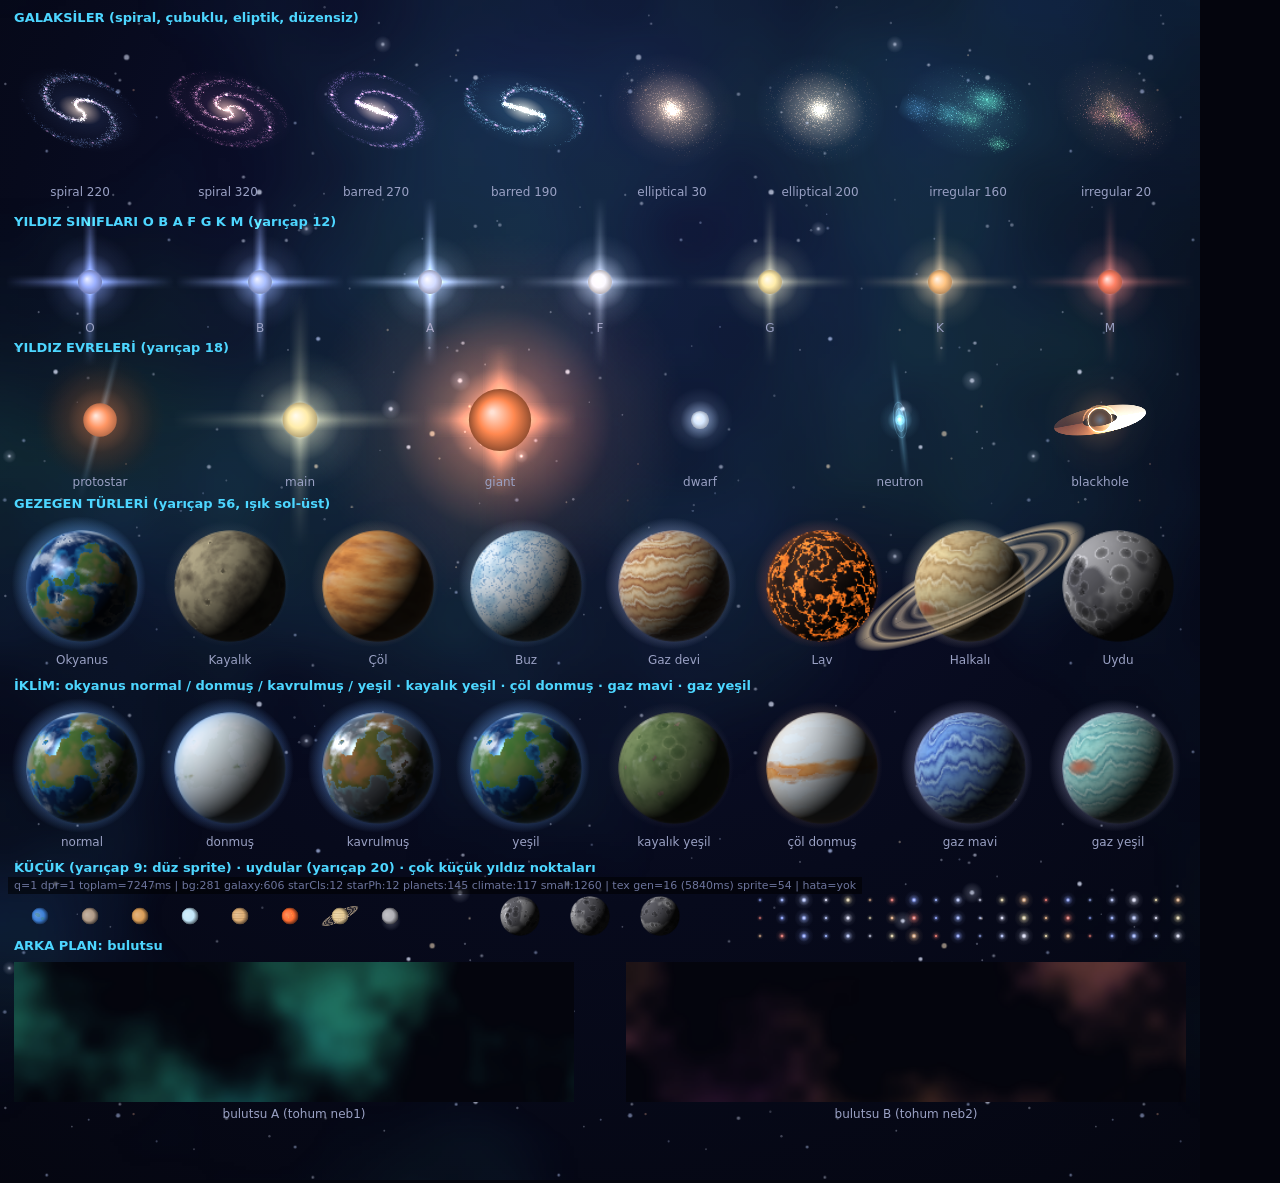
<file: game/tests/sprite-sheet.html>
<!DOCTYPE html><html lang="tr"><head><meta charset="utf-8"><title>SG.Sp sprite sayfası</title>
<style>body{margin:0;background:#04050d;color:#9aa1c4;font:12px system-ui}#info{position:fixed;left:8px;bottom:6px;font-size:11px;color:#6c749c;background:#0008;padding:2px 6px}</style></head>
<body><script>window.__err=[];window.onerror=function(m,u,l){__err.push(m+'@'+l);};</script><canvas id="c"></canvas><div id="info"></div>
<script>
var SG=window.SG={RM:false,rng:null};
(function(){var qs=new URLSearchParams(location.search);var Q=+(qs.get('q')||1);SG.P={tier:function(){return Q;}};SG.RM=qs.get('rm')==='1';})();
</script>
<script>/* SpacEgg 2.0 — SG.Sp: sprite ve malzeme katmanı (Teknik Sanatçı)
   Galaksi, yıldız, gezegen, uydu, bulutsu ve arka plan çizimleri. Hepsi ctx'e çizer.
   Kurallar: deterministik (id/seed'den), önbellekli offscreen sprite, kare başı yeni canvas yok,
   SG.P.tier() ile ayrıntı, SG.RM'de animasyon yok. */
(function(){
'use strict';
var SG=window.SG=window.SG||{};
var PI=Math.PI,TAU=PI*2,M=Math;

/* ---------- yardımcılar ---------- */
function tier(){try{var t=SG.P&&SG.P.tier&&SG.P.tier();return(t===0||t===1||t===2)?t:1;}catch(e){return 1;}}
function mk(w,h){var c=document.createElement('canvas');c.width=M.max(1,w|0);c.height=M.max(1,h|0);return c;}
function hashS(s){s=String(s);var h=2166136261>>>0;for(var i=0;i<s.length;i++){h^=s.charCodeAt(i);h=M.imul(h,16777619)>>>0;}return h>>>0;}
function rngOf(seed){
  if(SG.rng)return SG.rng(seed);
  var a=(typeof seed==='number'?seed:hashS(seed))>>>0;
  return function(){a|=0;a=a+0x6D2B79F5|0;var t=M.imul(a^a>>>15,1|a);t=t+M.imul(t^t>>>7,61|t)^t;return((t^t>>>14)>>>0)/4294967296;};
}
function h01(s){return hashS(s)/4294967296;}
function clamp(v,a,b){return v<a?a:v>b?b:v;}
function sstep(a,b,x){x=clamp((x-a)/(b-a),0,1);return x*x*(3-2*x);}
function mixc(a,b,t){return[a[0]+(b[0]-a[0])*t,a[1]+(b[1]-a[1])*t,a[2]+(b[2]-a[2])*t];}
function hsl(h,s,l){h=((h%360)+360)%360;s/=100;l/=100;var a=s*M.min(l,1-l);
  function f(n){var k=(n+h/30)%12;return l-a*M.max(-1,M.min(k-3,M.min(9-k,1)));}
  return[M.round(f(0)*255),M.round(f(8)*255),M.round(f(4)*255)];}
function rgba(c,a){return'rgba('+(c[0]|0)+','+(c[1]|0)+','+(c[2]|0)+','+(a==null?1:+a.toFixed(3))+')';}
function gs(r){return(r()+r()+r()+r()-2)*1.73;} /* ~N(0,1) */

/* ---------- palet ---------- */
var PAL={
  cls:{O:[155,176,255],B:[170,191,255],A:[202,215,255],F:[248,247,255],G:[255,236,170],K:[255,196,130],M:[255,128,100]},
  type:{rocky:[176,160,146],ocean:[62,128,214],ice:[196,232,250],gas:[226,178,120],lava:[255,110,50],desert:[226,164,88],ringed:[232,205,150],moon:[176,176,182]},
  kind:{spiral:[150,170,255],barred:[190,150,255],elliptical:[255,205,150],irregular:[120,220,255]},
  phase:{protostar:[255,140,90],main:null,giant:[255,110,60],dwarf:[210,230,255],neutron:[140,230,255],blackhole:[255,170,80]},
  bg:'#04050d',
  ui:{ink:'#eef1ff',mute:'#9aa1c4',accent:'#4DD6FF',accent2:'#8f7bff',gold:'#FFC83D',ok:'#46E39B',bad:'#FF5A4D',warn:'#FFB23D',cold:'#BFE6FF'},
  tag:{gercek:'#46E39B',basit:'#4DD6FF',kurgu:'#B15CFF'}
};
function css(c){return'rgb('+c[0]+','+c[1]+','+c[2]+')';}

/* ---------- önbellek ---------- */
var C=new Map(),CMAX=160;
function cget(k){return C.get(k);}
function cset(k,v){C.set(k,v);if(C.size>CMAX){C.delete(C.keys().next().value);}return v;}
var PS=new Map(),PSMAX=10;           /* gezegen dokuları (ağır) */
var GEO=new Map();                   /* küre geometrisi tabloları */
var stat={gen:0,genMs:0,lastGenMs:0,render:0};

/* ---------- 3B değer gürültüsü ---------- */
function hh3(x,y,z,s){var n=M.imul(x,374761393)+M.imul(y,668265263)+M.imul(z,1274126177)+M.imul(s,362437)|0;n=M.imul(n^(n>>>13),1274126177);n^=n>>>16;return(n>>>0)/4294967296;}
function noise3(x,y,z,s){
  var xi=M.floor(x),yi=M.floor(y),zi=M.floor(z),xf=x-xi,yf=y-yi,zf=z-zi;
  var u=xf*xf*(3-2*xf),v=yf*yf*(3-2*yf),w=zf*zf*(3-2*zf);
  var a=hh3(xi,yi,zi,s),b=hh3(xi+1,yi,zi,s),c=hh3(xi,yi+1,zi,s),d=hh3(xi+1,yi+1,zi,s);
  var e=hh3(xi,yi,zi+1,s),f=hh3(xi+1,yi,zi+1,s),g=hh3(xi,yi+1,zi+1,s),h=hh3(xi+1,yi+1,zi+1,s);
  var x1=a+(b-a)*u,x2=c+(d-c)*u,x3=e+(f-e)*u,x4=g+(h-g)*u;
  var y1=x1+(x2-x1)*v,y2=x3+(x4-x3)*v;
  return y1+(y2-y1)*w;
}
function fbm(x,y,z,oct,s){var sum=0,amp=.5,tot=0;for(var i=0;i<oct;i++){sum+=amp*noise3(x,y,z,s+i*17);tot+=amp;x*=2.03;y*=2.03;z*=2.03;amp*=.5;}return sum/tot;}
function stretch(v){return clamp((v-.5)*1.9+.5,0,1);} /* fbm aralığını yay */

/* ================================================================
   ARKA PLAN: paralaks yıldız tozu
   ================================================================ */
function bgTile(l,q){
  var key='bgt|'+l+'|'+q,c=cget(key);if(c)return c;
  var T=[384,512,640][q],n=[[34,18,10],[56,30,16],[84,44,24]][q][l];
  c=mk(T,T);var x=c.getContext('2d'),r=rngOf('bg'+l);
  for(var i=0;i<n;i++){
    var px=r()*T,py=r()*T,w=r(),sz=l===0?.7+r()*.6:l===1?1+r()*.8:1.4+r()*1.4;
    var col=w<.62?[225,232,255]:w<.84?[190,208,255]:w<.95?[255,232,200]:[255,190,160];
    var a=(l===0?.35:l===1?.55:.8)*(.6+r()*.4);
    x.fillStyle=rgba(col,a);x.beginPath();x.arc(px,py,sz,0,TAU);x.fill();
    if(l===2&&r()<.35){var g=x.createRadialGradient(px,py,0,px,py,sz*5);g.addColorStop(0,rgba(col,.28));g.addColorStop(1,rgba(col,0));x.fillStyle=g;x.fillRect(px-sz*5,py-sz*5,sz*10,sz*10);}
  }
  return cset(key,c);
}
var BGF=[.018,.05,.11],BGD=[2.2,4.5,8];
function bg(ctx,w,h,t,o){
  o=o||{};var q=o.q!=null?o.q:tier(),px=o.px||0,py=o.py||0,anim=!SG.RM;t=t||0;
  ctx.save();
  var g=ctx.createRadialGradient(w*.5,h*.1,0,w*.5,h*.4,M.max(w,h)*.9);
  g.addColorStop(0,'#10143a');g.addColorStop(.55,'#070a1c');g.addColorStop(1,PAL.bg);
  ctx.fillStyle=g;ctx.fillRect(0,0,w,h);
  if(o.nebula){var nb=nebula(o.nebula,w,h,q);ctx.globalAlpha=.4;ctx.drawImage(nb,0,0,w,h);ctx.globalAlpha=1;}
  var nl=q===0?2:3;
  for(var l=0;l<nl;l++){
    var tile=bgTile(l,q),T=tile.width;
    var ox=-(px*BGF[l])+(anim?t*BGD[l]:0),oy=-(py*BGF[l])+(anim?t*BGD[l]*.3:0);
    ox=((ox%T)+T)%T;oy=((oy%T)+T)%T;
    ctx.globalAlpha=(l===2&&anim)?.82+.18*M.sin(t*.7):1;
    for(var yy=-oy;yy<h;yy+=T)for(var xx=-ox;xx<w;xx+=T)ctx.drawImage(tile,xx,yy);
  }
  ctx.restore();
}

/* ================================================================
   BULUTSU
   ================================================================ */
function nebula(seed,w,h,q){
  q=q==null?tier():q;seed=String(seed);
  var lim=[200,300,420][q],sc=M.min(1,lim/M.max(w,h));
  var W=M.max(48,M.round(w*sc)),H=M.max(48,M.round(h*sc));
  var key='nb|'+seed+'|'+W+'x'+H+'|'+q,c=cget(key);if(c)return c;
  var r=rngOf('nb'+seed),h1=r()*360,h2=h1+30+r()*90,s1=(r()*1e4)|0,s2=(r()*1e4)|0,s3=(r()*1e4)|0;
  var c1=hsl(h1,75,58),c2=hsl(h2,80,52),oct=[3,4,5][q],f=2.2+r()*1.4;
  c=mk(W,H);var x=c.getContext('2d'),img=x.createImageData(W,H),d=img.data;
  for(var j=0;j<H;j++)for(var i=0;i<W;i++){
    var u=i/W*f,v=j/H*f*(H/W);
    var a=fbm(u,v,.37,oct,s1),b=fbm(u*1.3+4,v*1.3,5.1,oct,s2),k=fbm(u*.8,v*.8+9,2.3,3,s3);
    var den=sstep(.42,.82,a)*(.35+.65*b);den*=1-sstep(.58,.78,k)*.55;
    var col=mixc(c1,c2,b),p=(j*W+i)*4;
    d[p]=col[0];d[p+1]=col[1];d[p+2]=col[2];d[p+3]=M.min(255,den*235);
  }
  x.putImageData(img,0,0);c.sgScale=w/W;
  return cset(key,c);
}

/* ================================================================
   GALAKSİ
   ================================================================ */
function galaxySprite(g,q){
  var key='gx|'+g.id+'|'+g.kind+'|'+(g.hue|0)+'|'+(g.arms||2)+'|'+q,c=cget(key);if(c)return c;
  var S=[192,320,448][q],N=[1400,3200,6000][q],R=S/2,cx=R,cy=R;
  c=mk(S,S);var x=c.getContext('2d'),r=rngOf('gx'+g.id+g.kind);
  var hue=g.hue!=null?g.hue:220,cool=hsl(hue,72,70),warm=[255,226,180],kind=g.kind||'spiral';
  var big=S>=320?1.6:1.2;
  function dot(px,py,sz,col,a){x.fillStyle=rgba(col,a);x.fillRect(px-sz/2,py-sz/2,sz,sz);}
  x.globalCompositeOperation='lighter';
  var gr=x.createRadialGradient(cx,cy,0,cx,cy,R);
  gr.addColorStop(0,rgba(cool,.16));gr.addColorStop(.6,rgba(cool,.05));gr.addColorStop(1,rgba(cool,0));
  x.fillStyle=gr;x.fillRect(0,0,S,S);
  var i;
  if(kind==='spiral'||kind==='barred'){
    var bar=kind==='barred',arms=bar?2:(g.arms||2),wind=3.0+r()*1.6;
    var lanes=[];
    for(i=0;i<N;i++){
      var px,py,d,rad=M.pow(r(),.58);
      if(bar&&i%100<34){var u=r()*2-1;px=cx+u*.36*R*.95;py=cy+gs(r)*.035*R;}
      else{
        var arm=(r()*arms)|0,rr=bar?.3+.7*rad:rad;
        var th=arm*(bar?PI:TAU/arms)+(rr-(bar?.3:0))*wind*1.5+gs(r)*(.12+.22*rr);
        px=cx+M.cos(th)*rr*R*.93;py=cy+M.sin(th)*rr*R*.93;
      }
      d=M.min(1,M.hypot(px-cx,py-cy)/R);
      var col=mixc(warm,cool,M.pow(d,.7)),a=.14+.42*(1-d)*(1-d*.5);
      dot(px,py,r()<.1?big*1.8:big*1.05,col,a);
      if(i%5===0)dot(px,py,big*6,col,.03*(1-d*.6));
    }
    var kn=(N/45)|0;
    for(i=0;i<kn;i++){
      var arm2=(r()*arms)|0,rr2=(bar?.3:.1)+(bar?.7:.9)*r();
      var th2=arm2*(bar?PI:TAU/arms)+(rr2-(bar?.3:0))*wind*1.5+gs(r)*.06;
      var hx=cx+M.cos(th2)*rr2*R*.93,hy=cy+M.sin(th2)*rr2*R*.93;
      var kg=x.createRadialGradient(hx,hy,0,hx,hy,big*3.2);kg.addColorStop(0,'rgba(255,170,220,.5)');kg.addColorStop(1,'rgba(255,170,220,0)');
      x.fillStyle=kg;x.fillRect(hx-5,hy-5,10,10);
    }
    if(q>=1){
      x.globalCompositeOperation='source-over';x.lineCap='round';x.strokeStyle='rgba(3,4,14,.3)';x.lineWidth=S*.014;
      for(var ar=0;ar<arms;ar++){
        x.beginPath();
        for(var s=0;s<=40;s++){var rr3=(bar?.3:.12)+(bar?.68:.8)*s/40,th3=ar*(bar?PI:TAU/arms)+(rr3-(bar?.3:0))*wind*1.5+.2;
          var lx=cx+M.cos(th3)*rr3*R*.93,ly=cy+M.sin(th3)*rr3*R*.93;if(s)x.lineTo(lx,ly);else x.moveTo(lx,ly);}
        x.stroke();
      }
      x.globalCompositeOperation='lighter';
    }
    var cg=x.createRadialGradient(cx,cy,0,cx,cy,R*.34);
    cg.addColorStop(0,'rgba(255,240,215,.95)');cg.addColorStop(.25,'rgba(255,214,160,.5)');cg.addColorStop(1,'rgba(255,200,140,0)');
    x.fillStyle=cg;x.fillRect(0,0,S,S);
  }else if(kind==='elliptical'){
    var e=.68+r()*.27,ca=r()*PI;
    for(i=0;i<N*.85;i++){
      var an=r()*TAU,rd=M.pow(r(),1.9)*.92*R,ex=M.cos(an)*rd,ey=M.sin(an)*rd*e;
      px=cx+ex*M.cos(ca)-ey*M.sin(ca);py=cy+ex*M.sin(ca)+ey*M.cos(ca);
      d=M.min(1,rd/R);dot(px,py,big*.9,mixc([255,214,160],[255,160,110],d),.08+.3*(1-d));
    }
    var eg=x.createRadialGradient(cx,cy,0,cx,cy,R*.7);
    eg.addColorStop(0,'rgba(255,225,185,.85)');eg.addColorStop(.35,'rgba(255,190,130,.28)');eg.addColorStop(1,'rgba(255,170,110,0)');
    x.fillStyle=eg;x.fillRect(0,0,S,S);
  }else{ /* irregular */
    var k=4+((r()*3)|0);
    for(var cl=0;cl<k;cl++){
      var ccx=cx+gs(r)*R*.28,ccy=cy+gs(r)*R*.28,sg=R*(.1+r()*.12),ch=hsl(hue+gs(r)*30,80,64);
      for(i=0;i<N/k*.8;i++){px=ccx+gs(r)*sg;py=ccy+gs(r)*sg*(.6+r()*.5);
        if(M.hypot(px-cx,py-cy)<R*.95)dot(px,py,big*.9,mixc(ch,[255,150,220],r()*.4),.1+.3*r());}
      var cg2=x.createRadialGradient(ccx,ccy,0,ccx,ccy,sg*1.6);cg2.addColorStop(0,rgba(ch,.22));cg2.addColorStop(1,rgba(ch,0));
      x.fillStyle=cg2;x.fillRect(ccx-sg*2,ccy-sg*2,sg*4,sg*4);
    }
    for(i=0;i<N*.2;i++){var an2=r()*TAU,rd2=M.pow(r(),.7)*R*.9;dot(cx+M.cos(an2)*rd2,cy+M.sin(an2)*rd2,big*.8,cool,.06+.14*r());}
  }
  return cset(key,c);
}
function galaxy(ctx,g,cx,cy,radius,time,o){
  if(!g||radius<.5)return;
  var q=o&&o.q!=null?o.q:tier(),s=galaxySprite(g,q),hv=h01(g.id||'g');
  var kind=g.kind||'spiral',tilt=kind==='elliptical'?.85+hv*.14:kind==='irregular'?.7+hv*.25:.55+hv*.4;
  var ang=g.rot||hv*TAU,spin=SG.RM?0:(time||0)*(.012+hv*.01)*(hv<.5?1:-1);
  ctx.save();ctx.translate(cx,cy);ctx.rotate(ang);ctx.scale(1,tilt);ctx.rotate(spin);
  ctx.globalCompositeOperation='lighter';ctx.imageSmoothingEnabled=true;
  ctx.drawImage(s,-radius,-radius,radius*2,radius*2);
  ctx.restore();
}

/* ================================================================
   YILDIZ
   ================================================================ */
function starStyle(st){
  var cls=st.cls||'G',ph=st.phase||'main',col=PAL.cls[cls]||PAL.cls.G,k=1,gk=1;
  if(ph==='protostar'){col=[255,150,100];k=.9;gk=.8;}
  else if(ph==='giant'){col=mixc([255,118,64],col,.15);k=1.7;gk=1.5;}
  else if(ph==='dwarf'){col=[214,232,255];k=.5;gk=.9;}
  else if(ph==='neutron'){col=[150,232,255];k=.2;gk=1.4;}
  else if(ph==='blackhole'){col=[255,170,90];k=.62;gk=1.2;}
  return{col:col,k:k,gk:gk,ph:ph,cls:cls};
}
function glowSprite(col,q){
  var key='gl|'+col.map(M.round).join(',')+'|'+q,c=cget(key);if(c)return c;
  var S=[96,128,192][q];c=mk(S,S);var x=c.getContext('2d'),m=S/2;
  var g=x.createRadialGradient(m,m,0,m,m,m);
  g.addColorStop(0,'rgba(255,255,255,1)');g.addColorStop(.12,rgba(col,.95));g.addColorStop(.28,rgba(col,.38));g.addColorStop(.6,rgba(col,.08));g.addColorStop(1,rgba(col,0));
  x.fillStyle=g;x.fillRect(0,0,S,S);return cset(key,c);
}
function lineSprite(col,len,thick){ /* iki ucu sönen ışın (lens/jet/ışın) */
  var key='ln|'+col.map(M.round).join(',')+'|'+len+'|'+thick,c=cget(key);if(c)return c;
  c=mk(len,thick);var x=c.getContext('2d');
  var g=x.createLinearGradient(0,0,len,0);g.addColorStop(0,rgba(col,0));g.addColorStop(.5,rgba(col,.85));g.addColorStop(1,rgba(col,0));
  x.fillStyle=g;x.fillRect(0,0,len,thick);
  x.globalCompositeOperation='destination-in';
  var v=x.createLinearGradient(0,0,0,thick);v.addColorStop(0,'rgba(0,0,0,0)');v.addColorStop(.5,'#000');v.addColorStop(1,'rgba(0,0,0,0)');
  x.fillStyle=v;x.fillRect(0,0,len,thick);return cset(key,c);
}
function bhSprite(q){
  var key='bh|'+q,c=cget(key);if(c)return c;
  var S=[192,256,320][q],m=S/2,hole=S*.11,orx=S*.46,ory=S*.13,irx=S*.17;
  c=mk(S,S);var x=c.getContext('2d');
  function ring(half){
    x.save();x.translate(m,m);x.rotate(-.18);
    if(half){x.beginPath();x.rect(-S,0,S*2,S);x.clip();}
    x.beginPath();x.ellipse(0,0,orx,ory,0,0,TAU);x.ellipse(0,0,irx,irx*.34,0,0,TAU,true);
    var g;
    if(x.createConicGradient){g=x.createConicGradient(0,0,0);g.addColorStop(0,'rgba(255,240,210,.95)');g.addColorStop(.25,'rgba(255,170,80,.55)');g.addColorStop(.5,'rgba(190,80,40,.3)');g.addColorStop(.75,'rgba(255,170,80,.55)');g.addColorStop(1,'rgba(255,240,210,.95)');}
    else{g=x.createLinearGradient(-orx,0,orx,0);g.addColorStop(0,'rgba(255,240,210,.95)');g.addColorStop(1,'rgba(190,80,40,.3)');}
    x.fillStyle=g;x.fill('evenodd');x.restore();
  }
  x.globalCompositeOperation='lighter';ring(false);
  x.globalCompositeOperation='source-over';x.fillStyle='#000';x.beginPath();x.arc(m,m,hole,0,TAU);x.fill();
  x.globalCompositeOperation='lighter';ring(true);
  x.save();x.shadowColor='rgba(255,190,110,.9)';x.shadowBlur=S*.03;x.strokeStyle='rgba(255,226,180,.9)';x.lineWidth=S*.008;
  x.beginPath();x.arc(m,m,hole*1.08,0,TAU);x.stroke();x.restore();
  x.strokeStyle='rgba(255,170,90,.4)';x.lineWidth=S*.014;x.beginPath();x.ellipse(m,m,hole*1.5,hole*1.28,-.18,PI*1.05,PI*1.95);x.stroke();
  return cset(key,c);
}
function bodyDisc(ctx,cx,cy,r,col,limb){
  var g=ctx.createRadialGradient(cx-r*.25,cy-r*.25,r*.05,cx,cy,r);
  g.addColorStop(0,css(mixc(col,[255,255,255],.75)));g.addColorStop(.55,css(col));g.addColorStop(1,css(mixc(col,[20,10,10],limb)));
  ctx.fillStyle=g;ctx.beginPath();ctx.arc(cx,cy,r,0,TAU);ctx.fill();
}
function star(ctx,st,cx,cy,radius,time,o){
  if(!st||radius<.3)return;
  var q=o&&o.q!=null?o.q:tier(),sty=starStyle(st),rb=radius*sty.k,col=sty.col,anim=!SG.RM;time=time||0;
  var pulse=anim?1+.035*M.sin(time*1.7+h01(st.id||'s')*TAU):1;
  ctx.save();ctx.globalCompositeOperation='lighter';ctx.imageSmoothingEnabled=true;
  if(sty.ph==='blackhole'){
    var s=bhSprite(q),f=rb/(s.width*.11);ctx.drawImage(s,cx-s.width*f/2,cy-s.height*f/2,s.width*f,s.height*f);
    var gs2=glowSprite([255,150,70],q),gw=rb*10;ctx.globalAlpha=.35*pulse;ctx.drawImage(gs2,cx-gw/2,cy-gw/2,gw,gw);ctx.restore();return;
  }
  var gw2=rb*8*sty.gk*pulse,gl=glowSprite(col,q);
  ctx.drawImage(gl,cx-gw2/2,cy-gw2/2,gw2,gw2);
  var bright=sty.cls==='O'||sty.cls==='B'||sty.cls==='A'||sty.ph==='giant'||sty.ph==='neutron';
  if(q>=1&&rb>=4&&(bright||rb>=10)&&sty.ph!=='protostar'){
    var len=M.min(420,M.max(64,M.round(rb*14*(sty.ph==='neutron'?.6:1)))),sp=lineSprite(col,len,12),al=bright?.8:.4;if(sty.ph==='giant')len=M.round(M.min(len,rb*5));
    ctx.globalAlpha=al*pulse;ctx.drawImage(sp,cx-len/2,cy-rb*.55,len,rb*1.1);
    ctx.save();ctx.translate(cx,cy);ctx.rotate(PI/2);ctx.drawImage(sp,-len/2,-rb*.55,len,rb*1.1);
    if(q>=2){ctx.globalAlpha=al*.45*pulse;ctx.rotate(PI/4);ctx.drawImage(sp,-len*.35,-rb*.3,len*.7,rb*.6);ctx.rotate(PI/2);ctx.drawImage(sp,-len*.35,-rb*.3,len*.7,rb*.6);}
    ctx.restore();
  }
  ctx.globalAlpha=1;ctx.globalCompositeOperation='source-over';
  if(sty.ph==='protostar'){
    var dg=ctx.createRadialGradient(cx,cy,rb*1.2,cx,cy,rb*4);
    dg.addColorStop(0,'rgba(80,45,30,.55)');dg.addColorStop(.6,'rgba(60,34,26,.25)');dg.addColorStop(1,'rgba(60,34,26,0)');
    ctx.fillStyle=dg;ctx.beginPath();ctx.arc(cx,cy,rb*4,0,TAU);ctx.fill();
    ctx.globalCompositeOperation='lighter';var jl=lineSprite([170,220,255],128,10);ctx.globalAlpha=.35;
    ctx.save();ctx.translate(cx,cy);ctx.rotate(PI/2+.25);ctx.drawImage(jl,-rb*5,-rb*.28,rb*10,rb*.56);ctx.restore();ctx.globalAlpha=1;ctx.globalCompositeOperation='source-over';
  }
  if(rb>=1.6)bodyDisc(ctx,cx,cy,rb*pulse,col,sty.ph==='giant'?.45:.3);
  if(sty.ph==='giant'&&q>=2&&rb>=14){
    var rr=rngOf('gr'+(st.id||'s'));ctx.fillStyle='rgba(120,30,10,.16)';
    for(var i=0;i<10;i++){var a=rr()*TAU,d=M.sqrt(rr())*rb*.8;ctx.beginPath();ctx.arc(cx+M.cos(a)*d,cy+M.sin(a)*d,rb*(.08+rr()*.14),0,TAU);ctx.fill();}
  }
  if(sty.ph==='neutron'){
    ctx.globalCompositeOperation='lighter';
    var ang=anim?time*2.2+.7:.7,bl=lineSprite([150,232,255],256,24),blen=M.max(40,rb*34),ba=anim?.62+.3*M.sin(time*9):.75;
    ctx.globalAlpha=ba;ctx.save();ctx.translate(cx,cy);ctx.rotate(ang);ctx.drawImage(bl,-blen/2,-rb*1.2,blen,rb*2.4);ctx.restore();
    ctx.strokeStyle='rgba(150,232,255,.25)';ctx.lineWidth=M.max(.6,rb*.18);ctx.globalAlpha=1;
    ctx.beginPath();ctx.ellipse(cx,cy,rb*3.2,rb*1.1,ang,0,TAU);ctx.stroke();
    ctx.beginPath();ctx.ellipse(cx,cy,rb*5,rb*1.8,ang,0,TAU);ctx.stroke();
  }
  ctx.restore();
}
function starDot(ctx,cls,cx,cy,r,a){ /* hızlı yol: galakside yüzlerce yıldız */
  var col=PAL.cls[cls]||PAL.cls.G,g=glowSprite(col,0),w=r*6;
  ctx.save();ctx.globalCompositeOperation='lighter';ctx.globalAlpha=a==null?1:a;ctx.drawImage(g,cx-w/2,cy-w/2,w,w);ctx.restore();
}

/* ================================================================
   GEZEGEN: prosedürel doku + piksel başına küre
   ================================================================ */
var TEXW=[256,512,512];
var rowTrig={}; function trig(W){var t=rowTrig[W];if(t)return t;t={c:new Float32Array(W),s:new Float32Array(W)};for(var i=0;i<W;i++){var a=(i+.5)/W*TAU;t.c[i]=M.cos(a);t.s[i]=M.sin(a);}return(rowTrig[W]=t);}
function* fillTex(W,H,cb){var tg=trig(W);for(var ty=0;ty<H;ty++){var lat=PI/2-(ty+.5)/H*PI,cl=M.cos(lat),sl=M.sin(lat);
  for(var tx=0;tx<W;tx++)cb(ty*W+tx,cl*tg.c[tx],sl,cl*tg.s[tx],lat);
  if((ty&1)===1)yield;}}
function setc(t,i,c){var j=i*3;t.col[j]=c[0];t.col[j+1]=c[1];t.col[j+2]=c[2];}
function* craters(t,r,K,minR,maxR){
  var W=t.W,H=t.H,tg=trig(W);
  for(var k=0;k<K;k++){
    if((k&1)===1)yield;
    var lat0=M.asin(2*r()-1),lon0=r()*TAU,ar=minR+(maxR-minR)*M.pow(r(),2.5);
    var sl0=M.sin(lat0),cl0=M.cos(lat0),c0=M.cos(lon0),s0=M.sin(lon0);
    var ty0=M.max(0,((PI/2-lat0-ar)/PI*H)|0),ty1=M.min(H-1,((PI/2-lat0+ar)/PI*H)|0);
    var span=M.min(W/2,M.ceil(ar/M.max(M.cos(lat0),.08)/TAU*W)+1),tc=((lon0/TAU*W)|0);
    for(var ty=ty0;ty<=ty1;ty++){
      var lat=PI/2-(ty+.5)/H*PI,cl=M.cos(lat),sl=M.sin(lat);
      for(var dx=-span;dx<=span;dx++){
        var tx=(tc+dx+W)%W,dot=sl*sl0+cl*cl0*(tg.c[tx]*c0+tg.s[tx]*s0),u=M.acos(clamp(dot,-1,1))/ar;
        if(u>1.25)continue;
        var f=1;if(u<.82)f-=(1-u*u)*.34;f+=.26*M.exp(-M.pow((u-.93)/.09,2));
        var i=(ty*W+tx)*3,col=t.col;col[i]=clamp(col[i]*f,0,255);col[i+1]=clamp(col[i+1]*f,0,255);col[i+2]=clamp(col[i+2]*f,0,255);
      }
    }
  }
}
function gasPal(p){
  var hu=p.hue!=null?p.hue:h01(p.id)*360;
  if(p.type==='ringed')return[[240,222,170],[214,184,130],[246,232,196],[190,156,106],[226,200,150]];
  if(hu>=170&&hu<270)return[[120,170,240],[80,120,210],[170,210,250],[60,90,180],[140,190,245]];
  if(hu>=90&&hu<170)return[[160,220,215],[120,190,190],[196,236,230],[100,170,176],[150,210,206]];
  if(hu>=270&&hu<330)return[[210,170,230],[170,120,200],[232,206,244],[140,96,180],[196,150,222]];
  return[[236,214,176],[196,148,98],[240,226,200],[170,110,72],[214,170,120]];
}
function* genTex(p,q){
  var W=TEXW[q],H=W/2,oct=[3,4,5][q],type=p.type||'rocky',id=String(p.id||'p');
  var r=rngOf('pl'+id),s1=(r()*1e5)|0,s2=(r()*1e5)|0,s3=(r()*1e5)|0,jit=(h01(id+'j')-.5)*40;
  var t={W:W,H:H,col:new Uint8Array(W*H*3),h:new Uint8Array(W*H),cl:null,em:null,sea:-1,type:type};
  if(type==='ocean'){
    var water=p.water!=null?p.water:1.15,sea=clamp(.5+(water-1)*.09,.3,.7);t.sea=sea;t.cl=new Uint8Array(W*H);
    var deep=[10,38,92],shal=[40,130,190],lowl=mixc([64,120,58],hsl(95+jit,40,36),.4),dry=[160,138,86],high=[140,135,125];
    yield* fillTex(W,H,function(i,x,y,z,lat){
      var hv=stretch(fbm(x*2.2,y*2.2,z*2.2,oct,s1)),col;
      if(hv<sea){col=mixc(shal,deep,clamp((sea-hv)/sea*2.4,0,1));}
      else{var e=(hv-sea)/(1-sea),m=fbm(x*3+7,y*3,z*3,3,s2);col=mixc(mixc(lowl,dry,sstep(.35,.7,1-m)),high,sstep(.45,.95,e));}
      var al=M.abs(lat),cap=sstep(1.2-.12*fbm(x*5,y*5,z*5,3,s3),1.32,al);col=mixc(col,[240,248,255],cap);
      setc(t,i,col);t.h[i]=hv*255;
      var c1=fbm(x*2.6+3,y*2.6*1.4,z*2.6,oct,s3);t.cl[i]=sstep(.5,.74,c1)*(.55+.45*M.sin(lat*5+c1*4)*.5+.45)*255;
    });
  }else if(type==='rocky'||type==='moon'){
    var mo=type==='moon',dk=mo?[104,104,110]:hsl(28+jit,14,34),lt=mo?[176,176,182]:hsl(34+jit,22,62);
    yield* fillTex(W,H,function(i,x,y,z){
      var b=fbm(x*3,y*3,z*3,oct,s1),rg=1-M.abs(2*fbm(x*4.5,y*4.5,z*4.5,oct,s2)-1),col;
      if(mo){var mar=sstep(.5,.4,fbm(x*1.3,y*1.3,z*1.3,3,s3));col=mixc(mixc([168,168,172],lt,b),[84,84,92],mar*.8);}
      else col=mixc(dk,lt,clamp((b-.5)*2.4+.5+(rg-.5)*.7,0,1));
      setc(t,i,col);t.h[i]=rg*255;
    });
    yield* craters(t,r,[[50,120,210],[70,160,280],[90,200,360]][q][mo?1:0]*(mo?1:.7)|0,.03,mo?.2:.16);
    if(!mo&&p.atm!=null&&p.atm>=1.1){t.cl=new Uint8Array(W*H);yield* fillTex(W,H,function(i,x,y,z){t.cl[i]=sstep(.55,.8,fbm(x*2.4,y*2.4,z*2.4,oct,s3))*160;});}
  }else if(type==='desert'){
    t.cl=new Uint8Array(W*H);
    var d0=[140,70,40],d1=[226,150,80],d2=[245,215,150];
    yield* fillTex(W,H,function(i,x,y,z){
      var n=fbm(x*2,y*7,z*2,oct,s1),m=fbm(x*3,y*3,z*3,3,s2),col=n<.5?mixc(d0,d1,n*2):mixc(d1,d2,(n-.5)*2);
      col=mixc(col,[110,60,40],sstep(.55,.8,m)*.35);setc(t,i,col);t.h[i]=n*255;
      t.cl[i]=sstep(.52,.78,fbm(x*1.6,y*3,z*1.6,3,s3))*90;
    });
  }else if(type==='ice'){
    yield* fillTex(W,H,function(i,x,y,z){
      var n=fbm(x*3,y*3,z*3,oct,s1),col=mixc([236,246,255],[160,205,235],sstep(.35,.75,n));
      var c1=M.abs(fbm(x*6,y*6,z*6,oct,s2)-.5),c2=M.abs(fbm(x*9+5,y*9,z*9,oct,s3)-.5),ln=M.max(1-sstep(0,.03,c1),(1-sstep(0,.022,c2))*.7);
      col=mixc(col,[96,148,200],ln*.75);setc(t,i,col);t.h[i]=(1-ln)*255;
    });
  }else if(type==='lava'){
    t.em=new Uint8Array(W*H);
    yield* fillTex(W,H,function(i,x,y,z){
      var n=fbm(x*3,y*3,z*3,oct,s1),rg=1-M.abs(2*fbm(x*5,y*5,z*5,oct,s2)-1);
      setc(t,i,mixc([26,18,16],[78,54,46],n));
      var e=M.max(sstep(.88,.985,rg),sstep(.34,.27,n)*.8);t.em[i]=e*255;t.h[i]=n*255;
    });
  }else{ /* gas / ringed */
    var pal=gasPal(p),bf=7+r()*5,sl0=(r()-.5)*.9,sl1=r()*TAU,np=pal.length;
    yield* fillTex(W,H,function(i,x,y,z,lat){
      var warp=(fbm(x*3,y*.8,z*3,oct,s1)-.5)*2.2,v=.5+.5*M.sin(lat*bf+warp*3),f=v*(np-1),k=f|0,col=mixc(pal[k],pal[M.min(np-1,k+1)],f-k);
      var st=(fbm(x*12,y*30,z*12,3,s2)-.5)*.14;col=[col[0]*(1+st),col[1]*(1+st),col[2]*(1+st)];
      var dl=lat-sl0,dn=M.atan2(M.sin(M.atan2(z,x)-sl1),M.cos(M.atan2(z,x)-sl1)),ds=(dn*M.cos(lat)/.38)*(dn*M.cos(lat)/.38)+(dl/.17)*(dl/.17);
      if(ds<1)col=mixc(col,[204,92,62],(1-ds)*.8);
      setc(t,i,col);t.h[i]=128;
    });
  }
  return t;
}
var jobs=new Map(),winStart=0,winUsed=0;
function texKey(p,q){return p.id+'|'+(p.type||'')+'|'+q+'|'+(p.type==='ocean'?M.round((p.water!=null?p.water:1.15)*4):0)+'|'+(p.type==='rocky'&&p.atm>=1.1?1:0);}
function finish(key,t){jobs.delete(key);stat.gen++;PS.set(key,t);if(PS.size>PSMAX)PS.delete(PS.keys().next().value);return t;}
/* allow=true: kare başına en çok ~6 ms harcayarak dokuyu aşamalı üretir; bitene dek null döner (düz sprite çizilir) */
function getTex(p,q,allow){
  var key=texKey(p,q),t=PS.get(key);
  if(t){PS.delete(key);PS.set(key,t);return t;}
  if(!allow)return null;
  var job=jobs.get(key);if(!job){job={it:genTex(p,q)};jobs.set(key,job);if(jobs.size>8)jobs.delete(jobs.keys().next().value);}
  var now=performance.now();if(now-winStart>16){winStart=now;winUsed=0;}
  var slice=6-winUsed;if(slice<=.5)return null;
  var t0=performance.now(),res=null;
  while(performance.now()-t0<slice){res=job.it.next();if(res.done)break;}
  var dt=performance.now()-t0;winUsed+=dt;stat.genMs+=dt;
  return(res&&res.done)?finish(key,res.value):null;
}
function warmSync(p,q){
  var key=texKey(p,q);if(PS.has(key))return true;
  var job=jobs.get(key)||{it:genTex(p,q)},res,t0=performance.now();
  do{res=job.it.next();}while(!res.done);
  stat.genMs+=performance.now()-t0;finish(key,res.value);return true;
}
function geom(D,W,tb){
  var key=D+'|'+W+'|'+tb,g=GEO.get(key);if(g)return g;
  var n=D*D,H=W/2,tilt=(tb-3)*.1,ct=M.cos(tilt),st=M.sin(tilt);
  g={nx:new Float32Array(n),ny:new Float32Array(n),nz:new Float32Array(n),lonT:new Float32Array(n),row:new Int32Array(n),ea:new Uint8Array(n),fres:new Float32Array(n),lat:new Float32Array(n)};
  for(var y=0;y<D;y++)for(var x=0;x<D;x++){
    var i=y*D+x,u=(x+.5)/D*2-1,v=-((y+.5)/D*2-1),rr=u*u+v*v;
    if(rr>1)continue;
    var nz=M.sqrt(1-rr),sx=u*ct-v*st,sy=u*st+v*ct;
    g.nx[i]=u;g.ny[i]=v;g.nz[i]=nz;g.ea[i]=clamp((1-M.sqrt(rr))*D/2*1.1,0,1)*255;
    g.lonT[i]=M.atan2(sx,nz)/TAU*W;g.row[i]=clamp(((.5-M.asin(clamp(sy,-1,1))/PI)*H)|0,0,H-1)*W;
    g.fres[i]=1-nz;g.lat[i]=M.abs(M.asin(clamp(sy,-1,1)));
  }
  GEO.set(key,g);if(GEO.size>14)GEO.delete(GEO.keys().next().value);return g;
}
var ATM={ocean:[120,180,255,1],rocky:[190,170,150,.22],desert:[255,190,120,.4],ice:[190,230,255,.5],gas:[200,200,230,.8],ringed:[240,220,180,.7],lava:[255,120,60,.5],moon:[0,0,0,0]};
function climOf(c){c=c||{};var T=c.temp!=null?c.temp:288;return{f:clamp((275-T)/55,0,1),hot:clamp((T-330)/90,0,1),g:clamp(((c.habScore!=null?c.habScore:0)-.4)/.6,0,1)};}
function renderSphere(st,D,rotT,L,cl,q,p){
  var t=st.tex,W=t.W,mask=W-1,g=geom(D,W,st.tb),col=t.col,hgt=t.h,cld=t.cl,em=t.em,type=t.type;
  var fr=st.frame;if(!fr||fr.D!==D){var cv=mk(D,D),cx=cv.getContext('2d');fr={D:D,c:cv,x:cx,img:cx.createImageData(D,D)};st.frame=fr;}
  var d=fr.img.data,n=D*D,Lx=L.x,Ly=L.y,Lz=L.z,hx=Lx,hy=Ly,hz=Lz+1,hl=M.sqrt(hx*hx+hy*hy+hz*hz);hx/=hl;hy/=hl;hz/=hl;
  var at=ATM[type]||ATM.rocky,atK=at[3]*(p.atm!=null?clamp(p.atm,0,2):1);
  var cr=rotT*1.12,sea=t.sea>=0?t.sea*255:-1,land=type==='ocean'||type==='rocky'||type==='desert'||type==='moon';
  var frost=cl.f,hot=cl.hot,gre=cl.g,isGas=type==='gas'||type==='ringed',isLava=type==='lava';
  var cloudAmt=.92+hot*.5;
  for(var i=0;i<n;i++){
    var j=i*4;if(!g.ea[i]){d[j+3]=0;continue;}
    var tx=((g.lonT[i]+rotT)|0)&mask,ti=g.row[i]+tx,k=ti*3,r=col[k],gg=col[k+1],b=col[k+2],hv=hgt[ti];
    if(land&&!isLava){
      var isLand=sea>=0?hv>sea:hv>112;
      if(gre>0&&isLand&&type!=='moon'){var w=gre*.65;r+=(70-r)*w;gg+=(132-gg)*w;b+=(60-b)*w;}
      if(hot>0){if(type==='ocean'&&!isLand){var wh=hot*.55;r+=(176-r)*wh;gg+=(158-gg)*wh;b+=(120-b)*wh;}else{var wd=hot*.45;r=r*(1-wd*.4)+210*wd*.3;gg=gg*(1-wd*.5);b=b*(1-wd*.6);}}
      if(frost>.02&&type!=='moon'){var edge=1.35-1.55*frost,wf=sstep(edge-.15,edge,g.lat[i]+(hv-128)/255*.35)*.95+(isLand?0:frost*.5);wf=clamp(wf,0,1);r+=(228-r)*wf;gg+=(240-gg)*wf;b+=(250-b)*wf;}
    }
    if(cld){var a=cld[(g.row[i]+(((g.lonT[i]+cr)|0)&mask))]/255*cloudAmt;if(a>.01){r+=(238-r)*a;gg+=(242-gg)*a;b+=(250-b)*a;}}
    var lam=g.nx[i]*Lx+g.ny[i]*Ly+g.nz[i]*Lz,df=clamp((lam+.12)/1.12,0,1);df=M.pow(df,.85);
    var sh=.05+.95*df;r*=sh;gg*=sh;b*=sh;
    if(sea>=0&&hv<=sea&&df>0&&frost<.6){var nh=g.nx[i]*hx+g.ny[i]*hy+g.nz[i]*hz;if(nh>.95){var sp=(nh-.95)/.05;sp*=sp*.7*df;r+=sp*255;gg+=sp*255;b+=sp*255;}}
    if(isLava){var e=em[ti]/255;r+=255*e;gg+=118*e;b+=26*e;}
    if(atK>0){var ra=M.pow(g.fres[i],3.2)*atK*(.2+.8*df);ra=M.min(.85,ra);r+=(at[0]-r)*ra;gg+=(at[1]-gg)*ra;b+=(at[2]-b)*ra;}
    d[j]=r;d[j+1]=gg;d[j+2]=b;d[j+3]=g.ea[i];
  }
  fr.x.putImageData(fr.img,0,0);stat.render++;
}
var RINGS={};
function ringSprite(p,q){
  var key='rg|'+p.id,c=cget(key);if(c)return c;
  var S=[256,384,512][q],m=S/2,r=rngOf('rg'+p.id);c=mk(S,S);var x=c.getContext('2d');
  var g=x.createRadialGradient(m,m,m*.44,m,m,m);var base=[232,205,160],n=14;
  for(var i=0;i<=n;i++){var o=i/n,a=(.18+.6*r())*(i%4===2?.25:1)*(o>.9?(1-o)*10:1)*(o<.06?o*16:1);g.addColorStop(o,rgba(mixc(base,[190,170,150],r()),clamp(a,0,.85)));}
  x.fillStyle=g;x.beginPath();x.arc(m,m,m,0,TAU);x.arc(m,m,m*.44,0,TAU,true);x.fill('evenodd');return cset(key,c);
}
function flatSprite(type,hue,la,tintCol,id){
  var key='pf|'+type+'|'+tintCol.map(M.round).join(',')+'|'+la,c=cget(key);if(c)return c;
  var S=64,m=S/2,r=m-2;c=mk(S,S);var x=c.getContext('2d');
  var Lx=M.cos(la/16*TAU),Ly=M.sin(la/16*TAU),col=tintCol;
  x.save();x.beginPath();x.arc(m,m,r,0,TAU);x.clip();
  var g=x.createRadialGradient(m+Lx*r*.45,m+Ly*r*.45,r*.05,m,m,r*1.15);
  g.addColorStop(0,css(mixc(col,[255,255,255],.22)));g.addColorStop(.55,css(col));g.addColorStop(1,css(mixc(col,[0,0,6],.88)));
  x.fillStyle=g;x.fillRect(0,0,S,S);
  if(type==='gas'||type==='ringed'){x.globalAlpha=.22;x.strokeStyle=css(mixc(col,[40,20,10],.5));x.lineWidth=3;for(var i=-2;i<=3;i++){x.beginPath();x.moveTo(0,m+i*9);x.lineTo(S,m+i*9);x.stroke();}}
  if(type==='ocean'){x.globalAlpha=.28;x.fillStyle='#4a8a4a';x.beginPath();x.ellipse(m-8,m-4,10,6,.5,0,TAU);x.ellipse(m+9,m+9,7,5,-.3,0,TAU);x.fill();}
  if(type==='lava'){x.globalAlpha=.7;x.strokeStyle='#ffb040';x.lineWidth=1.4;x.beginPath();x.moveTo(14,24);x.lineTo(28,32);x.lineTo(24,46);x.moveTo(34,16);x.lineTo(42,34);x.stroke();}
  x.restore();return cset(key,c);
}
function tintFor(type,cl,hue){
  var base=PAL.type[type]||PAL.type.rocky;
  if(hue!=null&&(type==='rocky'||type==='desert'))base=mixc(base,hsl(hue,40,55),.2);
  if(cl.f>.05)base=mixc(base,[228,240,250],cl.f*.8);
  if(cl.hot>.05&&type!=='lava'&&type!=='gas'&&type!=='ringed')base=mixc(base,[196,120,70],cl.hot*.5);
  if(cl.g>.05&&(type==='ocean'||type==='rocky'||type==='desert'))base=mixc(base,[80,140,70],cl.g*.35);
  return base;
}
var planets=new Map();
function planetState(p){
  var s=planets.get(p.id);if(s)return s;
  s={tb:clamp(M.round(3+(h01(p.id+'t')-.5)*6),0,6),frame:null,rotKey:null,spd:.012+h01(p.id+'r')*.02,dir:h01(p.id+'d')<.12?-1:1};
  planets.set(p.id,s);if(planets.size>60)planets.delete(planets.keys().next().value);return s;
}
function lightVec(o){var l=o&&o.light||{x:-.7,y:-.5},lx=l.x,ly=l.y,m=M.hypot(lx,ly)||1;lx/=m;ly/=m;var lz=.5,n=M.sqrt(1+lz*lz);return{x:lx/n,y:-ly/n,z:lz/n,ang:M.atan2(ly,lx)};}
function drawRing(ctx,p,cx,cy,R,q,front){
  var rs=ringSprite(p,q),tilt=-.35+(h01(p.id+'rt')-.5)*.3,k=.3+(h01(p.id+'rk')-.5)*.1,out=R*2.3;
  ctx.save();ctx.translate(cx,cy);ctx.rotate(tilt);
  ctx.beginPath();if(front)ctx.rect(-out*1.2,0,out*2.4,out*1.2);else ctx.rect(-out*1.2,-out*1.2,out*2.4,out*1.2);ctx.clip();
  ctx.scale(1,k);ctx.drawImage(rs,-out,-out,out*2,out*2);ctx.restore();
}
function planet(ctx,p,cx,cy,radius,time,o){
  if(!p||radius<.4)return;o=o||{};
  var q=o.q!=null?o.q:tier(),cl=climOf(o.climate),L=lightVec(o),type=p.type||'rocky',ringed=type==='ringed';
  var spriteOnly=radius<16||(o.flat===true);
  if(ringed)drawRing(ctx,p,cx,cy,radius,q,false);
  var st=planetState(p),drawn=false;
  if(!spriteOnly){
    var tex=getTex(p,q,true);
    if(tex){
      st.tex=tex;
      var Dmax=[128,192,256][q],want=M.min(Dmax,M.max(48,radius*2*(o.dpr||1)));
      var D=want<=56?48:want<=80?64:want<=112?96:want<=144?128:want<=176?160:want<=224?192:256;
      var rot=SG.RM?(o.rot!=null?o.rot:h01(p.id)*tex.W):(((time||0)*st.spd*st.dir)%1+1)%1*tex.W+h01(p.id)*tex.W;
      if(type==='moon'||o.lock){rot=h01(p.id)*tex.W;}
      var rotQ=(rot/tex.W*180)|0,key=D+'|'+rotQ+'|'+((L.ang*57.3/2)|0)+'|'+((cl.f*10)|0)+'|'+((cl.hot*10)|0)+'|'+((cl.g*10)|0)+'|'+(p.atm!=null?(p.atm*4|0):'x');
      if(st.rotKey!==key||!st.frame||st.frame.D!==D){renderSphere(st,D,rotQ/180*tex.W,L,cl,q,p);st.rotKey=key;}
      var ex=(ATM[type]||ATM.rocky),ak=(p.atm!=null?clamp(p.atm,0,2):1)*ex[3];
      if(ak>.05&&type!=='moon'){
        ctx.save();ctx.globalCompositeOperation='lighter';
        var gx=cx+L.x*radius*.08,gy=cy-L.y*radius*.08,go=radius*(1.1+.1*ak);
        var gg=ctx.createRadialGradient(gx,gy,radius*.96,gx,gy,go);
        gg.addColorStop(0,rgba(ex,.26*M.min(1,ak)));gg.addColorStop(1,rgba(ex,0));
        ctx.fillStyle=gg;ctx.beginPath();ctx.arc(gx,gy,go,0,TAU);ctx.fill();ctx.restore();
      }
      ctx.save();ctx.imageSmoothingEnabled=true;ctx.drawImage(st.frame.c,cx-radius,cy-radius,radius*2,radius*2);ctx.restore();drawn=true;
    }
  }
  if(!drawn){
    var la=(((L.ang/TAU)*16)%16+16)%16|0,sp=flatSprite(type,p.hue,la,tintFor(type,cl,p.hue),p.id);
    ctx.save();ctx.imageSmoothingEnabled=true;ctx.drawImage(sp,cx-radius,cy-radius,radius*2,radius*2);ctx.restore();
  }
  if(ringed)drawRing(ctx,p,cx,cy,radius,q,true);
}
function moon(ctx,mn,cx,cy,radius,time,o){
  if(!mn)return;var pp={id:mn.id||'m',type:'moon',hue:0,atm:0};o=o||{};
  planet(ctx,pp,cx,cy,radius,time,{q:o.q,light:o.light,climate:null,lock:true,dpr:o.dpr});
}
function warm(p,q){try{return warmSync(p,q==null?tier():q);}catch(e){SG.log&&SG.log.err('Sp.warm',e);return false;}}
function clear(){C.clear();PS.clear();GEO.clear();planets.clear();jobs.clear();}
function color(key){return PAL.cls[key]||PAL.type[key]||PAL.kind[key]||PAL.phase[key]||null;}

SG.Sp={PAL:PAL,galaxy:galaxy,star:star,starDot:starDot,planet:planet,moon:moon,nebula:nebula,bg:bg,warm:warm,clear:clear,color:color,css:css,
  stats:function(){return{sprites:C.size,textures:PS.size,geom:GEO.size,gen:stat.gen,genMs:Math.round(stat.genMs),lastGenMs:Math.round(stat.lastGenMs),renders:stat.render};}};
try{SG.bus&&SG.bus.on&&SG.bus.on('p:tier',function(){clear();});}catch(e){}
})();
</script>
<script>
(function(){
var qs=new URLSearchParams(location.search),T=+(qs.get('t')||3.2),Q=SG.P.tier();
var W=1200,H=1180,dpr=+(qs.get('dpr')||1),cv=document.getElementById('c');cv.width=W*dpr;cv.height=H*dpr;cv.style.width=W+'px';cv.style.height=H+'px';
var x=cv.getContext('2d');x.scale(dpr,dpr);
function lab(t,px,py,c){x.fillStyle=c||'#9aa1c4';x.font='12px system-ui';x.textAlign='center';x.fillText(t,px,py);}
function sec(t,py){x.fillStyle='#4DD6FF';x.font='bold 13px system-ui';x.textAlign='left';x.fillText(t,14,py);}
var G=[{id:'g1',kind:'spiral',hue:220,arms:2},{id:'g2',kind:'spiral',hue:320,arms:3},{id:'g3',kind:'barred',hue:270,arms:2},{id:'g4',kind:'barred',hue:190,arms:2},
 {id:'g5',kind:'elliptical',hue:30},{id:'g6',kind:'elliptical',hue:200},{id:'g7',kind:'irregular',hue:160},{id:'g8',kind:'irregular',hue:20}];
var CL=['O','B','A','F','G','K','M'],PH=['protostar','main','giant','dwarf','neutron','blackhole'];
var PT=[['ocean','Okyanus'],['rocky','Kayalık'],['desert','Çöl'],['ice','Buz'],['gas','Gaz devi'],['lava','Lav'],['ringed','Halkalı'],['moon','Uydu']];
var t0=performance.now();
var tm={};function T0(){return performance.now();}
var a=T0();
SG.Sp.bg(x,W,H,T,{nebula:'sheet',px:0,py:0});tm.bg=T0()-a;
sec('GALAKSİLER (spiral, çubuklu, eliptik, düzensiz)',22);
a=T0();G.forEach(function(g,i){var cx=80+i*148;SG.Sp.galaxy(x,g,cx,110,66,T,{q:Q});lab(g.kind+' '+g.hue,cx,196);});tm.galaxy=T0()-a;
sec('YILDIZ SINIFLARI O B A F G K M (yarıçap 12)',226);
a=T0();CL.forEach(function(c,i){var cx=90+i*170;SG.Sp.star(x,{id:'s'+c,cls:c,phase:'main'},cx,282,12,T,{q:Q});lab(c,cx,332);});tm.starCls=T0()-a;
sec('YILDIZ EVRELERİ (yarıçap 18)',352);
a=T0();PH.forEach(function(p,i){var cx=100+i*200;SG.Sp.star(x,{id:'p'+p,cls:'G',phase:p},cx,420,18,T,{q:Q});lab(p,cx,486);});tm.starPh=T0()-a;
sec('GEZEGEN TÜRLERİ (yarıçap 56, ışık sol-üst)',508);
var pls=PT.map(function(e,i){return{id:'pl_'+e[0],type:e[0],hue:[0,30,25,0,35,0,40,0][i],atm:1,water:1.15};});
pls.forEach(function(p){SG.Sp.warm(p,Q);});
a=T0();pls.forEach(function(p,i){var cx=82+i*148;SG.Sp.planet(x,p,cx,586,56,T,{q:Q,light:{x:-.7,y:-.55},dpr:dpr});lab(PT[i][1],cx,664);});tm.planets=T0()-a;
sec('İKLİM: okyanus normal / donmuş / kavrulmuş / yeşil · kayalık yeşil · çöl donmuş · gaz mavi · gaz yeşil',690);
var v=[{p:{id:'cv1',type:'ocean',water:1.15},c:{temp:288,habScore:.5},l:'normal'},{p:{id:'cv1',type:'ocean',water:1.15},c:{temp:230,habScore:.1},l:'donmuş'},
 {p:{id:'cv1',type:'ocean',water:1.15},c:{temp:410,habScore:0},l:'kavrulmuş'},{p:{id:'cv1',type:'ocean',water:1.15},c:{temp:288,habScore:.95},l:'yeşil'},
 {p:{id:'cv2',type:'rocky',atm:1.3},c:{temp:290,habScore:.9},l:'kayalık yeşil'},{p:{id:'cv3',type:'desert'},c:{temp:235,habScore:0},l:'çöl donmuş'},
 {p:{id:'cv4',type:'gas',hue:230},c:null,l:'gaz mavi'},{p:{id:'cv5',type:'gas',hue:120},c:null,l:'gaz yeşil'}];
v.forEach(function(e){SG.Sp.warm(e.p,Q);});
a=T0();v.forEach(function(e,i){var cx=82+i*148;SG.Sp.planet(x,e.p,cx,768,56,T,{q:Q,light:{x:-.7,y:-.55},climate:e.c,dpr:dpr});lab(e.l,cx,846);});tm.climate=T0()-a;
sec('KÜÇÜK (yarıçap 9: düz sprite) · uydular (yarıçap 20) · çok küçük yıldız noktaları',872);
a=T0();PT.forEach(function(e,i){var cx=40+i*50;SG.Sp.planet(x,pls[i],cx,916,9,T,{q:Q,light:{x:-.7,y:-.55}});});
for(var m=0;m<3;m++){SG.Sp.warm({id:'mn'+m,type:'moon'},Q);SG.Sp.moon(x,{id:'mn'+m},520+m*70,916,20,T,{q:Q,light:{x:-.7,y:-.55}});}
for(var d=0;d<60;d++){SG.Sp.starDot(x,CL[d%7],760+(d%20)*22,900+((d/20)|0)*18,1.2+((d*7)%5)*.5,.9);}
tm.small=T0()-a;
sec('ARKA PLAN: bulutsu',950);
x.save();x.beginPath();x.rect(14,962,560,140);x.clip();x.fillStyle='#04050d';x.fillRect(14,962,560,140);var nb=SG.Sp.nebula('neb1',560,140,Q);x.drawImage(nb,14,962,560,140);x.restore();
x.save();x.beginPath();x.rect(626,962,560,140);x.clip();x.fillStyle='#04050d';x.fillRect(626,962,560,140);x.drawImage(SG.Sp.nebula('neb2',560,140,Q),626,962,560,140);x.restore();
lab('bulutsu A (tohum neb1)',294,1118);lab('bulutsu B (tohum neb2)',906,1118);
var tot=T0()-t0,st=SG.Sp.stats();
var line='q='+Q+' dpr='+dpr+' toplam='+Math.round(tot)+'ms | '+Object.keys(tm).map(function(k){return k+':'+Math.round(tm[k])}).join(' ')+' | tex gen='+st.gen+' ('+st.genMs+'ms) sprite='+st.sprites;
line+=' | hata='+(window.__err.length?window.__err.join(';'):'yok');document.getElementById('info').textContent=line;document.title=line;
window.__done=1;
})();
</script></body></html>
</file>
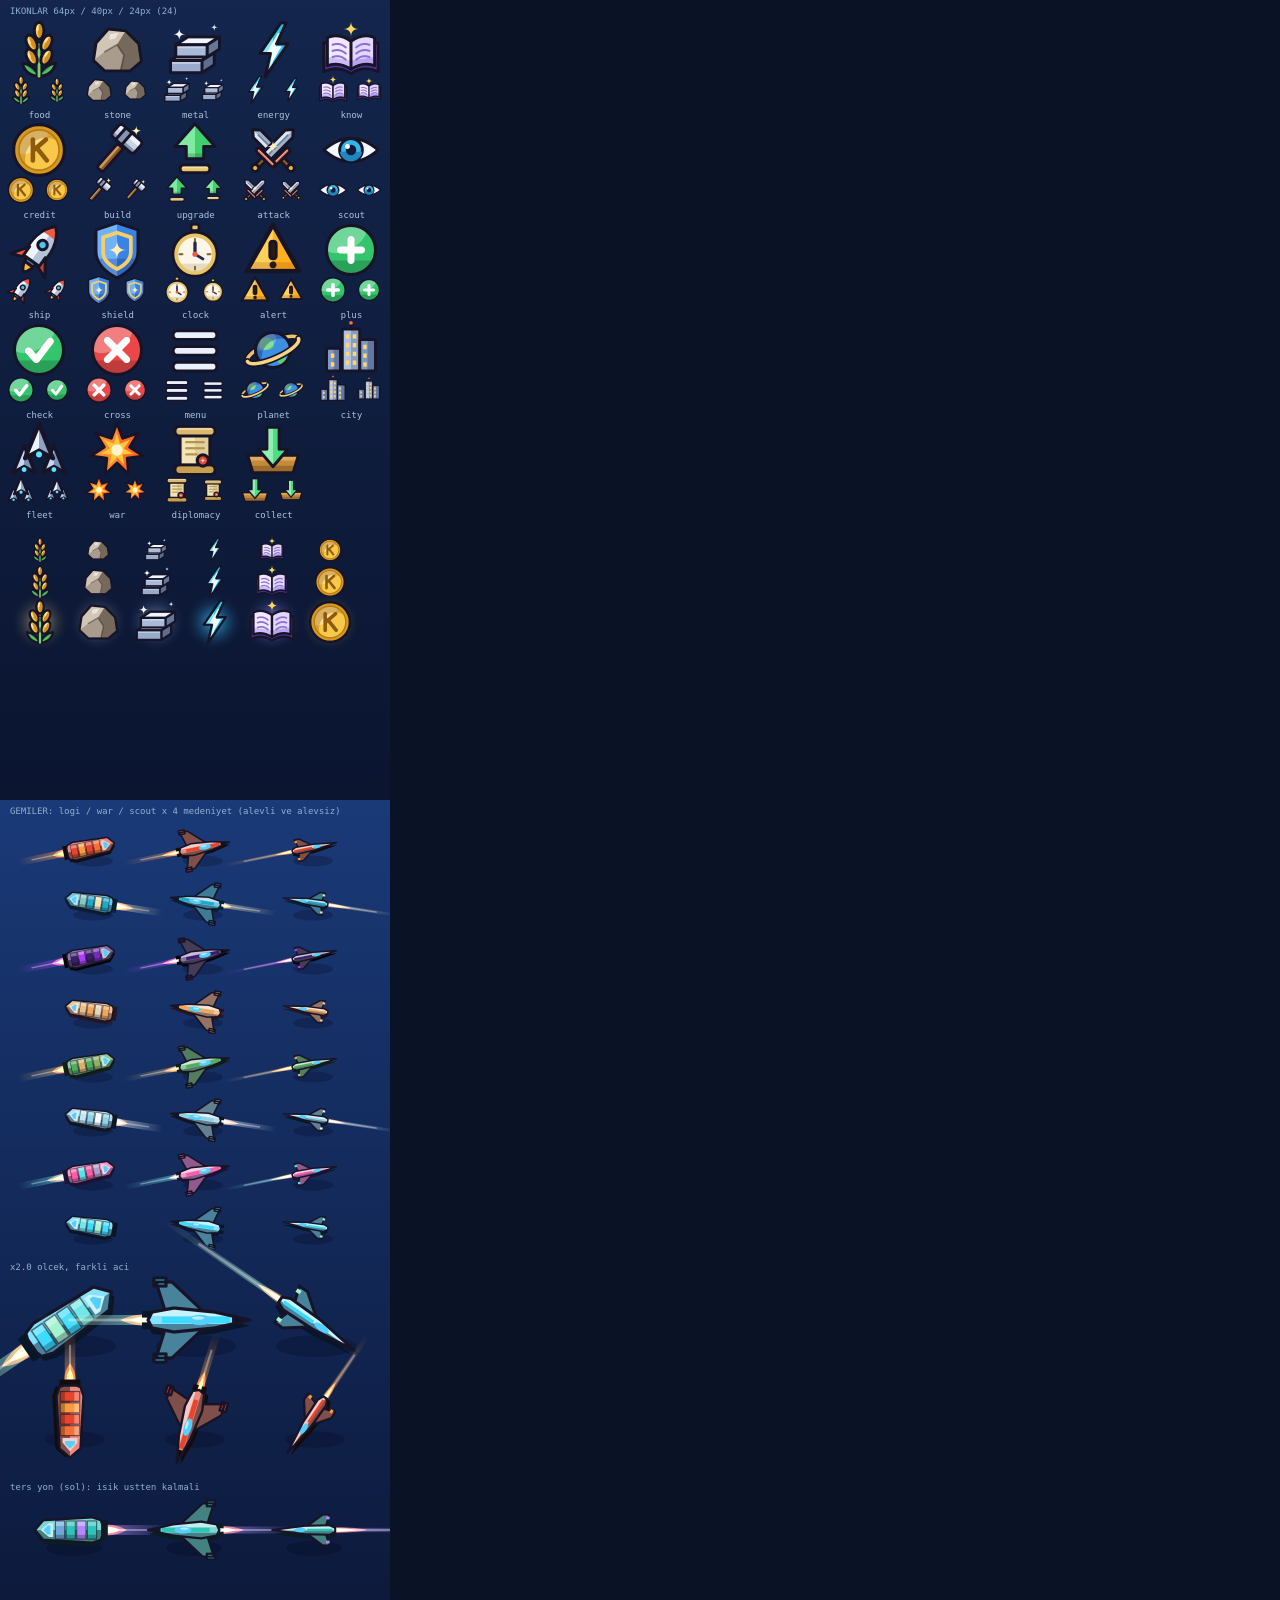
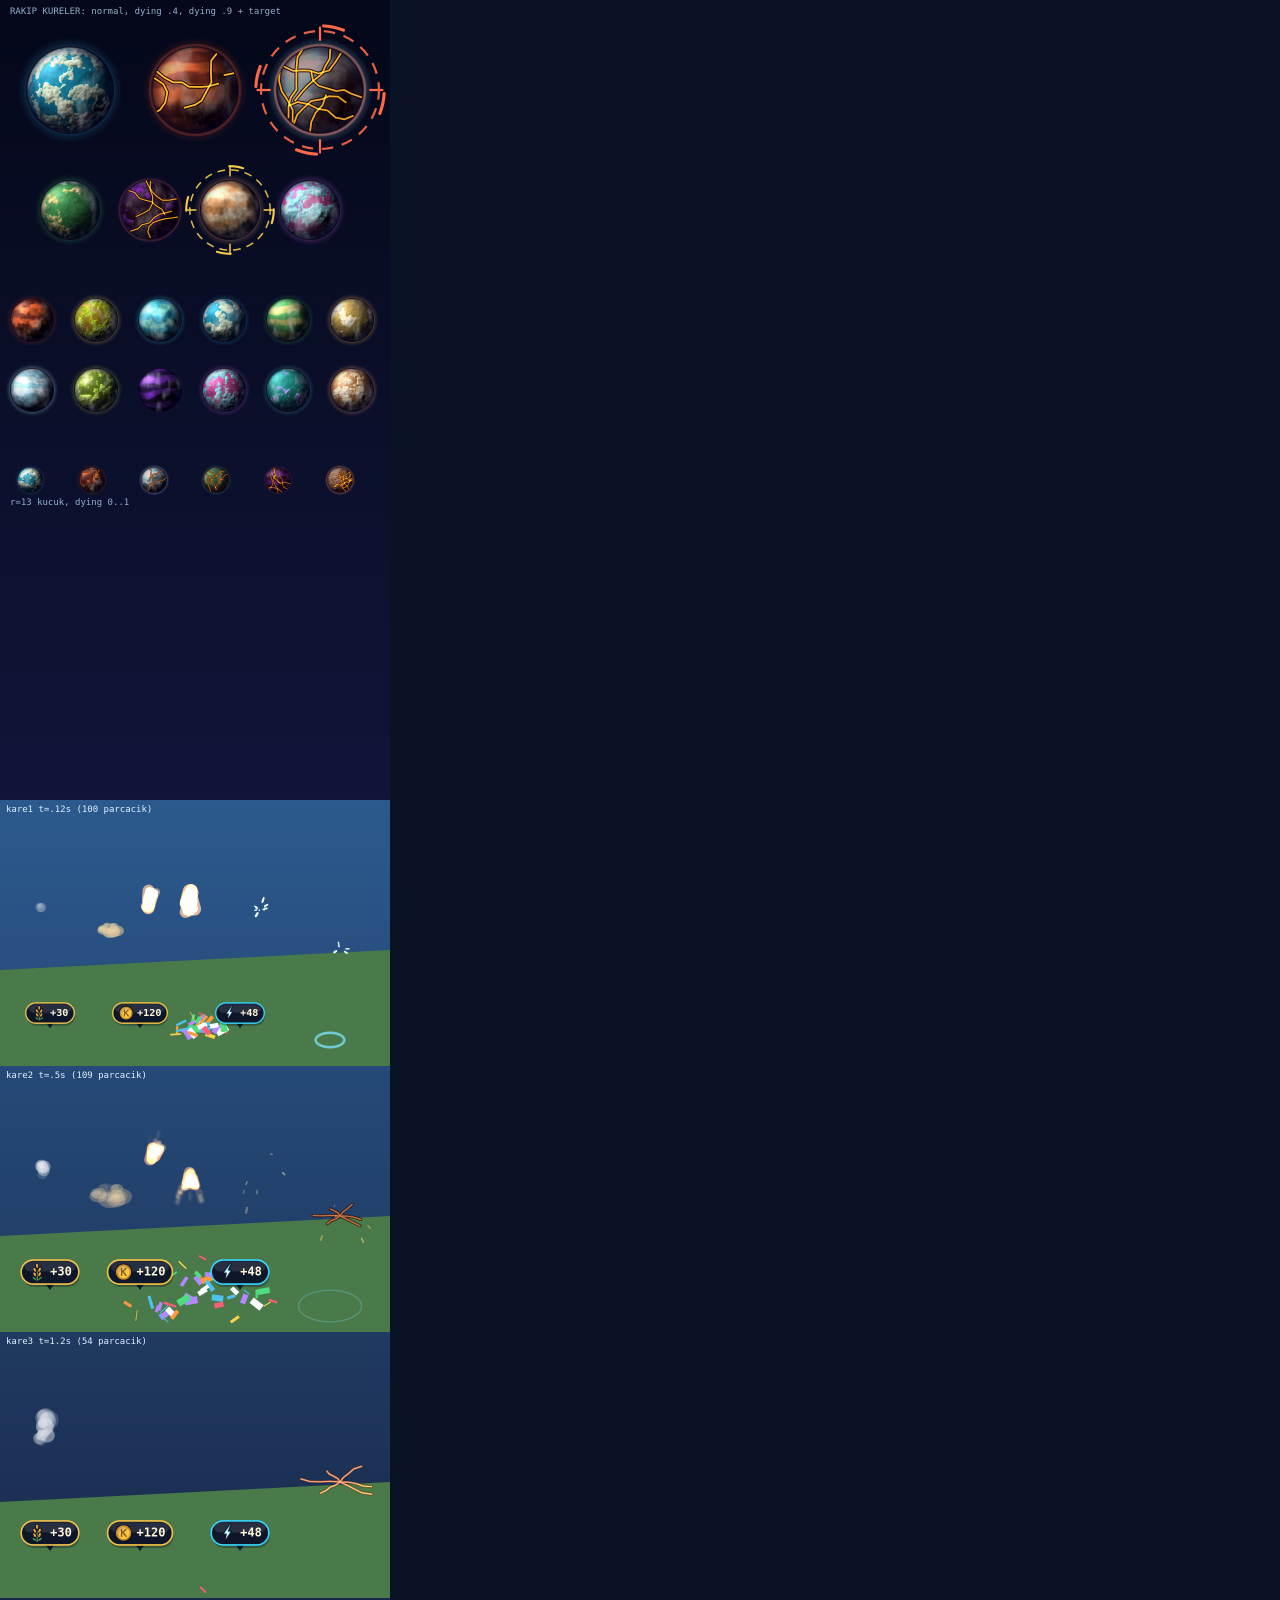
<file: game/tests/art/icons.html>
<!doctype html><html><head><meta charset="utf-8"><meta name="viewport" content="width=390">
<style>:root{--f-mono:'DejaVu Sans Mono',monospace}body{margin:0;background:#0a1226;width:390px}canvas{display:block;width:390px;height:800px}</style></head><body>
<canvas id="c1" width="390" height="800"></canvas><canvas id="c2" width="390" height="800"></canvas><canvas id="c3" width="390" height="800"></canvas><canvas id="c4" width="390" height="800"></canvas>
<script>window.SG={rng:function(seed){var a=(typeof seed==='number'?seed:0)>>>0;return function(){a|=0;a=a+0x6D2B79F5|0;var t=Math.imul(a^a>>>15,1|a);t=t+Math.imul(t^t>>>7,61|t)^t;return((t^t>>>14)>>>0)/4294967296;};}};</script>
<script src="../../src/65-iso-icons.js"></script><script src="../../src/66-iso-fx.js"></script>
<script>
var DPR=2;
function cv(id){var k=document.getElementById(id);k.width=390*DPR;k.height=800*DPR;var c=k.getContext('2d');c.scale(DPR,DPR);return c;}
function bg(c,a,b){var g=c.createLinearGradient(0,0,0,800);g.addColorStop(0,a);g.addColorStop(1,b);c.fillStyle=g;c.fillRect(0,0,390,800);}
function txt(c,s,x,y,col){c.fillStyle=col||'#8fb0cc';c.font='9px monospace';c.fillText(s,x,y);}
var t0=performance.now();
// 1) ikonlar
var c=cv('c1');bg(c,'#14264d','#0b1530');
var names=SG.Iso.iconNames;
txt(c,'IKONLAR 64px / 40px / 24px ('+names.length+')',10,14);
var cols=5,cw=390/cols;
names.forEach(function(n,i){var cx=(i%cols)*cw+cw/2,cy=50+Math.floor(i/cols)*100;
 SG.Iso.icon(c,n,cx,cy,56);
 SG.Iso.icon(c,n,cx-18,cy+40,28);SG.Iso.icon(c,n,cx+18,cy+40,24);
 txt(c,n,cx-n.length*2.6,cy+68,'#a9c2dc');});
// seritte 24px kaynak sirasi
var ry=50+Math.ceil(names.length/cols)*100;
['food','stone','metal','energy','know','credit'].forEach(function(n,i){SG.Iso.icon(c,n,40+i*58,ry,24);SG.Iso.icon(c,n,40+i*58,ry+32,32);SG.Iso.icon(c,n,40+i*58,ry+72,44,{glow:true});});
// 2) gemiler
c=cv('c2');bg(c,'#1a3a78','#0d1a3c');txt(c,'GEMILER: logi / war / scout x 4 medeniyet (alevli ve alevsiz)',10,14);
var civs=['kulhan','tuzdalga','karaoz','ipekci','cinar','buzag','sesdokur','lumeren'];
var kinds=['logi','war','scout'];
for(var ci=0;ci<8;ci++)for(var ki=0;ki<3;ki++){
 SG.Iso.ship(c,kinds[ki],civs[ci],90+ki*110,48+ci*54,ci%2?3.14159+0.15:-0.2,1.1+ki*.3,{flame:ci%4===3?0:1,scale:1});
 }
txt(c,'x2.0 olcek, farkli aci',10,470);
kinds.forEach(function(k,i){SG.Iso.ship(c,k,'lumeren',70+i*120,520,-0.6+i*0.6,2,{flame:1,scale:2});});
kinds.forEach(function(k,i){SG.Iso.ship(c,k,'kulhan',70+i*120,620,Math.PI/2+i*.3,2,{flame:.7,scale:1.5});});
txt(c,'ters yon (sol): isik ustten kalmali',10,690);
kinds.forEach(function(k,i){SG.Iso.ship(c,k,'ruyag',70+i*120,730,3.14159,2,{flame:1,scale:1.4});});
// 3) rakip kureler
c=cv('c3');bg(c,'#05081a','#10163a');txt(c,'RAKIP KURELER: normal, dying .4, dying .9 + target',10,14);
var cv_=['tuzdalga','kulhan','buzag','cinar','karaoz','ipekci'];
SG.Iso.rivalPlanet(c,11,'tuzdalga',70,90,44,2,{});
SG.Iso.rivalPlanet(c,23,'kulhan',195,90,44,2,{dying:.4,t:1});
SG.Iso.rivalPlanet(c,5,'buzag',320,90,44,2,{dying:.95,target:true});
SG.Iso.rivalPlanet(c,31,'cinar',70,210,30,5,{});SG.Iso.rivalPlanet(c,32,'karaoz',150,210,30,5,{dying:.6});
SG.Iso.rivalPlanet(c,33,'ipekci',230,210,30,5,{target:'#ffd24a'});SG.Iso.rivalPlanet(c,34,'sesdokur',310,210,30,5,{});
for(var i=0;i<12;i++){var id=['kulhan','kirkbicak','lumeren','tuzdalga','cinar','ruzgarguder','buzag','kulluspor','karaoz','sesdokur','ruyag','ipekci'][i];
 SG.Iso.rivalPlanet(c,100+i*3,id,32+(i%6)*64,320+Math.floor(i/6)*70,22,i,{});}
for(var i=0;i<6;i++)SG.Iso.rivalPlanet(c,200+i,cv_[i],30+i*62,480,13,i,{dying:i/5});
txt(c,'r=13 kucuk, dying 0..1',10,505);
var tg=performance.now();SG.Iso.rivalPlanet(c,9999,'tuzdalga',-300,-300,44,1,{});window.__genMs=performance.now()-tg;var t1=performance.now();
for(var i=0;i<200;i++)SG.Iso.rivalPlanet(c,11,'tuzdalga',-100,-100,44,i*.03,{});
window.__planetMs=(performance.now()-t1)/200;
// 4) fx
c=cv('c4');bg(c,'#2c5a8e','#1a2a4c');
function panel(oy,T,label){
 var fx=SG.Iso.fx.new(77);
 c.save();c.translate(0,oy);c.beginPath();c.rect(0,0,390,266);c.clip();
 c.fillStyle='#4a7a4a';c.beginPath();c.moveTo(0,170);c.lineTo(390,150);c.lineTo(390,266);c.lineTo(0,266);c.fill();
 fx.emit('smoke',40,110,{n:1});fx.emit('dust',110,130,{n:10});fx.emit('flame',190,100,{n:6});fx.emit('spark',260,110,{n:12});fx.emit('crack',340,150,{r:40});
 fx.emit('bubble',50,230,{icon:'food',text:'+30'});fx.emit('bubble',140,230,{icon:'credit',text:'+120'});fx.emit('bubble',240,230,{icon:'energy',text:'+48'});
 fx.emit('ring',330,240,{r:34});fx.emit('confetti',200,240,{n:40});
 for(var s=0;s<T*30;s++){ if(s%4==0)fx.emit('smoke',40,110,{n:1});if(s<10){fx.emit('flame',190,100,{n:3});fx.emit('flame',150,100,{n:2,dir:-1.2});} fx.step(1/30);}
 fx.draw(c);c.restore();txt(c,label+' ('+fx.count+' parcacik)',6,oy+12,'#e0f0ff');
 return fx;}
var tt=performance.now();
panel(0,.12,'kare1 t=.12s');panel(266,.5,'kare2 t=.5s');panel(532,1.2,'kare3 t=1.2s');
// performans: yuk
var cc=document.createElement('canvas');cc.width=cc.height=800;var cx2=cc.getContext('2d');var big=SG.Iso.fx.new(1),t2=performance.now();
for(var f=0;f<60;f++){big.emit('smoke',10,10,{n:3});big.emit('spark',10,10,{n:6});big.emit('flame',10,10,{n:4});big.emit('confetti',10,10,{n:20});big.emit('bubble',10,10,{icon:'food',text:'+1'});big.step(1/30);big.draw(cx2);}
window.__fxMs=(performance.now()-t2)/60;window.__fxCount=big.count;
var ti=performance.now();for(var q=0;q<2000;q++){SG.Iso.icon(cx2,names[q%names.length],20,20,24);}window.__icMs=(performance.now()-ti)/2000;ti=performance.now();for(var q=0;q<1000;q++){SG.Iso.ship(cx2,kinds[q%3],'kulhan',100,100,q*.01,q*.03,{flame:1});}window.__shMs=(performance.now()-ti)/1000;window.__done=true;
</script></body></html>
</file>
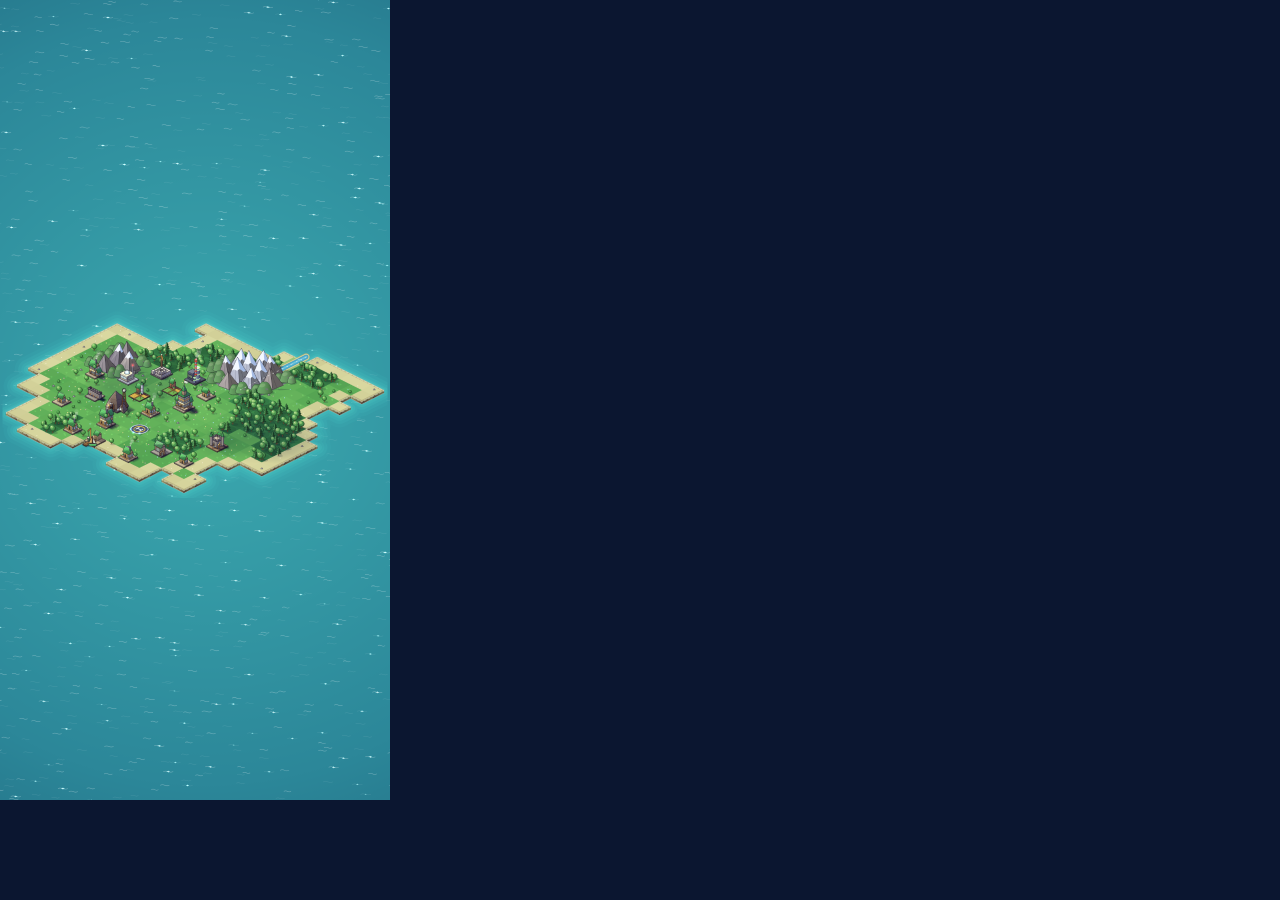
<file: game/tests/art/world.html>
<!DOCTYPE html><html><head><meta charset="utf-8"><meta name="viewport" content="width=390,initial-scale=1">
<style>html,body{margin:0;background:#0b1630;overflow:hidden}canvas{display:block;width:390px;height:800px}</style></head>
<body><canvas id="c"></canvas>
<script>
window.SG={rng:function(seed){var a=seed|0;return function(){a=a+0x6D2B79F5|0;var t=Math.imul(a^a>>>15,1|a);t=t+Math.imul(t^t>>>7,61|t)^t;return((t^t>>>14)>>>0)/4294967296;};},hash:function(s){var h=0;s=String(s);for(var i=0;i<s.length;i++)h=Math.imul(h^s.charCodeAt(i),16777619);return h>>>0;}};
window.__errs=[];window.addEventListener('error',function(e){window.__errs.push(e.message)});
</script>
<script src="../../src/63-iso-world.js"></script>
<script src="../../src/64-iso-buildings.js"></script>
<script>
var q=new URLSearchParams(location.search),mode=q.get('mode')||'world';
var cv=document.getElementById('c'),DPR=2;cv.width=390*DPR;cv.height=800*DPR;
var ctx=cv.getContext('2d');
var TYPES=SG.Iso.building.TYPES,CIVS=SG.Iso.CIVS;
var T=+(q.get('t')||2.3),night=+(q.get('night')||0),civ=q.get('civ')||'cinar',seed=q.get('seed')||'spac1';
function sc(){ctx.setTransform(DPR,0,0,DPR,0,0);}
function label(s,x,y){ctx.fillStyle='rgba(0,0,0,.55)';ctx.font='9px monospace';ctx.fillText(s,x,y);}
var W,perf={};
function frame(){
 sc();ctx.clearRect(0,0,390,800);
 if(mode==='world'){
  W=W||SG.Iso.World.make(seed,civ);
  var cam=SG.Iso.World.fitCam(W,390,800,6);cam.zoom=+(q.get('zoom')||cam.zoom);if(q.get('focus')){var s0=W.slots[0];cam.x=(s0.i-s0.j)*32+(+q.get('ox')||0);cam.y=(s0.i+s0.j)*16+(+q.get('oy')||0);}
  var t0=performance.now();
  SG.Iso.World.draw(ctx,W,cam,T,{night:night,w:390,h:800});
  perf.world=performance.now()-t0;t0=performance.now();SG.Iso.World.draw(ctx,W,cam,T,{night:night,w:390,h:800});perf.world2=performance.now()-t0;ctx.clearRect(0,0,390,800);SG.Iso.World.draw(ctx,W,cam,T,{night:night,w:390,h:800});
  var types=['hall','house','house','farm','farm','mine','quarry','power','lab','barracks','wall','depot','house','house','house','house','house','house'];
  var lvs=[3,2,1,2,3,3,2,3,2,3,2,2,4,1,2,3,1,2];
  t0=performance.now();
  var ord=W.slots.map(function(s,i){return[s,i]}).sort(function(a,b){return (a[0].i+a[0].j)-(b[0].i+b[0].j)});
  ord.forEach(function(e){var s=e[0],i=e[1];var p=SG.Iso.World.toScreen(W,cam,s.i,s.j);var ty=s.type||types[i%types.length];
   SG.Iso.building(ctx,ty,lvs[i%lvs.length],civ,p.x,p.y,{t:T,scale:cam.zoom,night:night,dir:W.port.dir===1&&s.type==='port'});});
  perf.b=performance.now()-t0;
  var pp=SG.Iso.World.toScreen(W,cam,W.pad.i,W.pad.j);
  window.__info={slots:W.slots.length,pad:W.pad,port:W.port,river:W.river.length,zoom:cam.zoom,perf:perf,land:Array.prototype.filter.call(W.kind,function(k){return k>0}).length};
 }else if(mode==='grid'){
  var scale=+(q.get('scale')||.6);
  ctx.fillStyle=q.get('bg')||'#79b565';ctx.fillRect(0,0,390,800);
  var gc=SG.Iso.civPal(civ);
  TYPES.forEach(function(ty,r){
   var y=r*72+52;label(ty,2,y-28);
   for(var L=1;L<=5;L++){var x=39+(L-1)*78;
    // karo elması
    ctx.fillStyle='rgba(255,255,255,.12)';ctx.beginPath();ctx.moveTo(x,y-16*scale);ctx.lineTo(x+32*scale,y);ctx.lineTo(x,y+16*scale);ctx.lineTo(x-32*scale,y);ctx.fill();
    SG.Iso.building(ctx,ty,L,civ,x,y,{t:T,scale:scale,night:night,dir:+(q.get('dir')||0)});}
  });
 }else if(mode==='type'){
  var ty=q.get('type')||'hall',scale=+(q.get('scale')||1.15);
  ctx.fillStyle=q.get('bg')||'#79b565';ctx.fillRect(0,0,390,800);
  for(var L=1;L<=5;L++){var col=(L-1)%2,row=(L-1)>>1;var x=100+col*190,y=210+row*210;if(L===5){x=195;}
   ctx.fillStyle='rgba(255,255,255,.12)';ctx.beginPath();ctx.moveTo(x,y-16*scale);ctx.lineTo(x+32*scale,y);ctx.lineTo(x,y+16*scale);ctx.lineTo(x-32*scale,y);ctx.fill();
   label(ty+' L'+L,x-20,y+44);
   SG.Iso.building(ctx,ty,L,civ,x,y,{t:T,scale:scale,night:night,dir:+(q.get('dir')||0),selected:q.get('sel')==='1'&&L===2,progress:q.get('prog')&&L===3?+q.get('prog'):undefined,damaged:q.get('dmg')&&L===4?+q.get('dmg'):0});}
 }else if(mode==='civ'){
  var scale=+(q.get('scale')||.62);ctx.fillStyle=q.get('bg')||'#79b565';ctx.fillRect(0,0,390,800);
  var list=(q.get('civs')||'kulhan,lumeren,karaoz,ipekci,buzag,kirkbicak').split(',');
  var tys=['hall','house','farm','mine','quarry','power','lab','barracks','wall','port','depot'];
  list.forEach(function(c,ci){var col=ci%2,row=(ci/2)|0;
   tys.forEach(function(ty,i){var x=22+col*195+(i%6)*30*.0+ (i%3)*52,y=64+row*250+((i/3)|0)*58;
    ctx.fillStyle='rgba(255,255,255,.12)';ctx.beginPath();ctx.moveTo(x,y-16*scale);ctx.lineTo(x+32*scale,y);ctx.lineTo(x,y+16*scale);ctx.lineTo(x-32*scale,y);ctx.fill();
    SG.Iso.building(ctx,ty,+(q.get('lv')||4),c,x+ (col?8:6),y,{t:T,scale:scale,night:night});});
   label(c,10+col*195,24+row*250);});
 }
}
if(mode==='measure'){var out=[],B=SG.Iso.building,t0=performance.now(),n=0;
 TYPES.forEach(function(ty){for(var L=1;L<=5;L++)[0,1].forEach(function(d){if(d&&ty!=='port')return;var m=B.measure(ty,L,'cinar',d);n++;out.push(ty+L+(d?'d':'')+':'+Math.round(m.top)+','+Math.round(m.left)+','+Math.round(m.right));});});
 window.__info={build_ms:(performance.now()-t0)/n,n:n,list:out};
 var c2=document.createElement('canvas').getContext('2d');c2.canvas.width=800;c2.canvas.height=800;t0=performance.now();var N=0;
 for(var r=0;r<20;r++)TYPES.forEach(function(ty,i){B(c2,ty,3,'cinar',100+i*30,300,{t:r*.1,scale:1});N++;});
 window.__info.draw_ms=(performance.now()-t0)/N;
}else frame();
if(q.get('anim')==='1'){(function loop(){T=performance.now()/1000;frame();requestAnimationFrame(loop)})()}
window.__ready=true;
</script></body></html>
</file>
